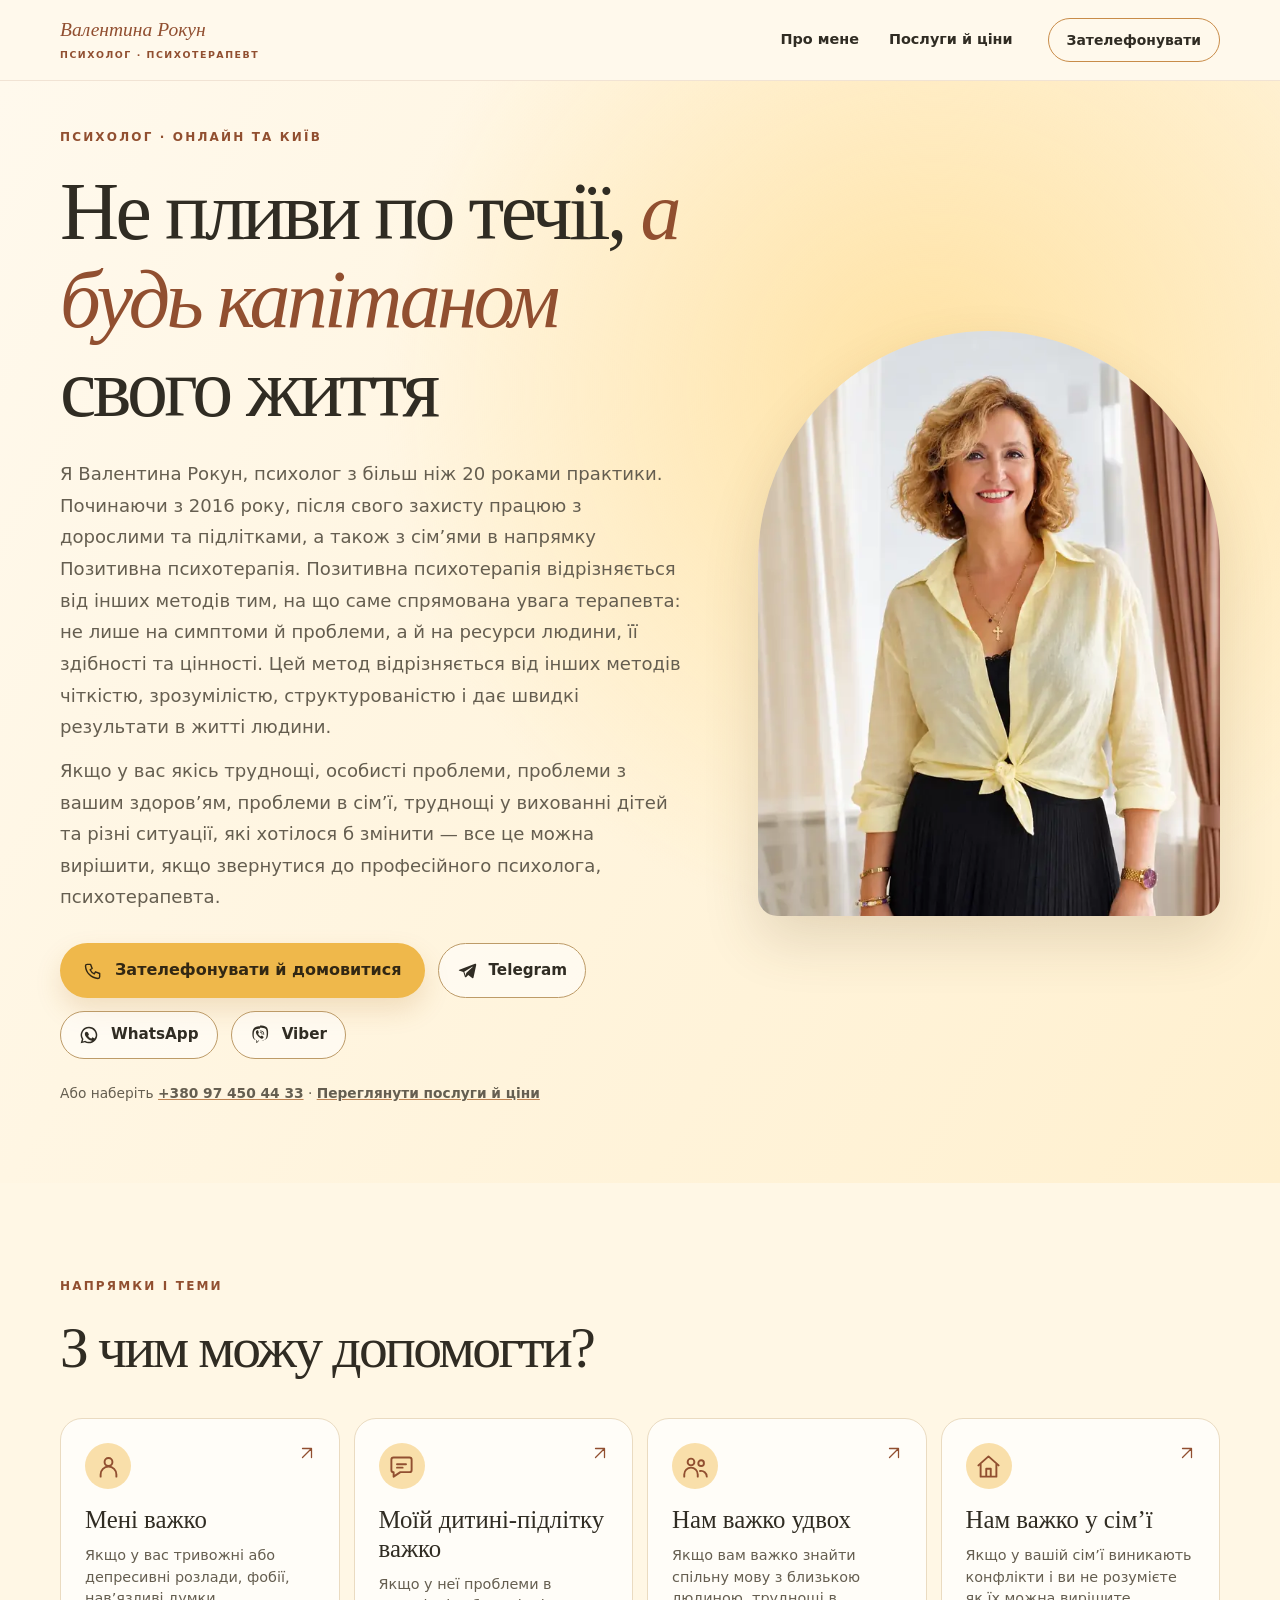
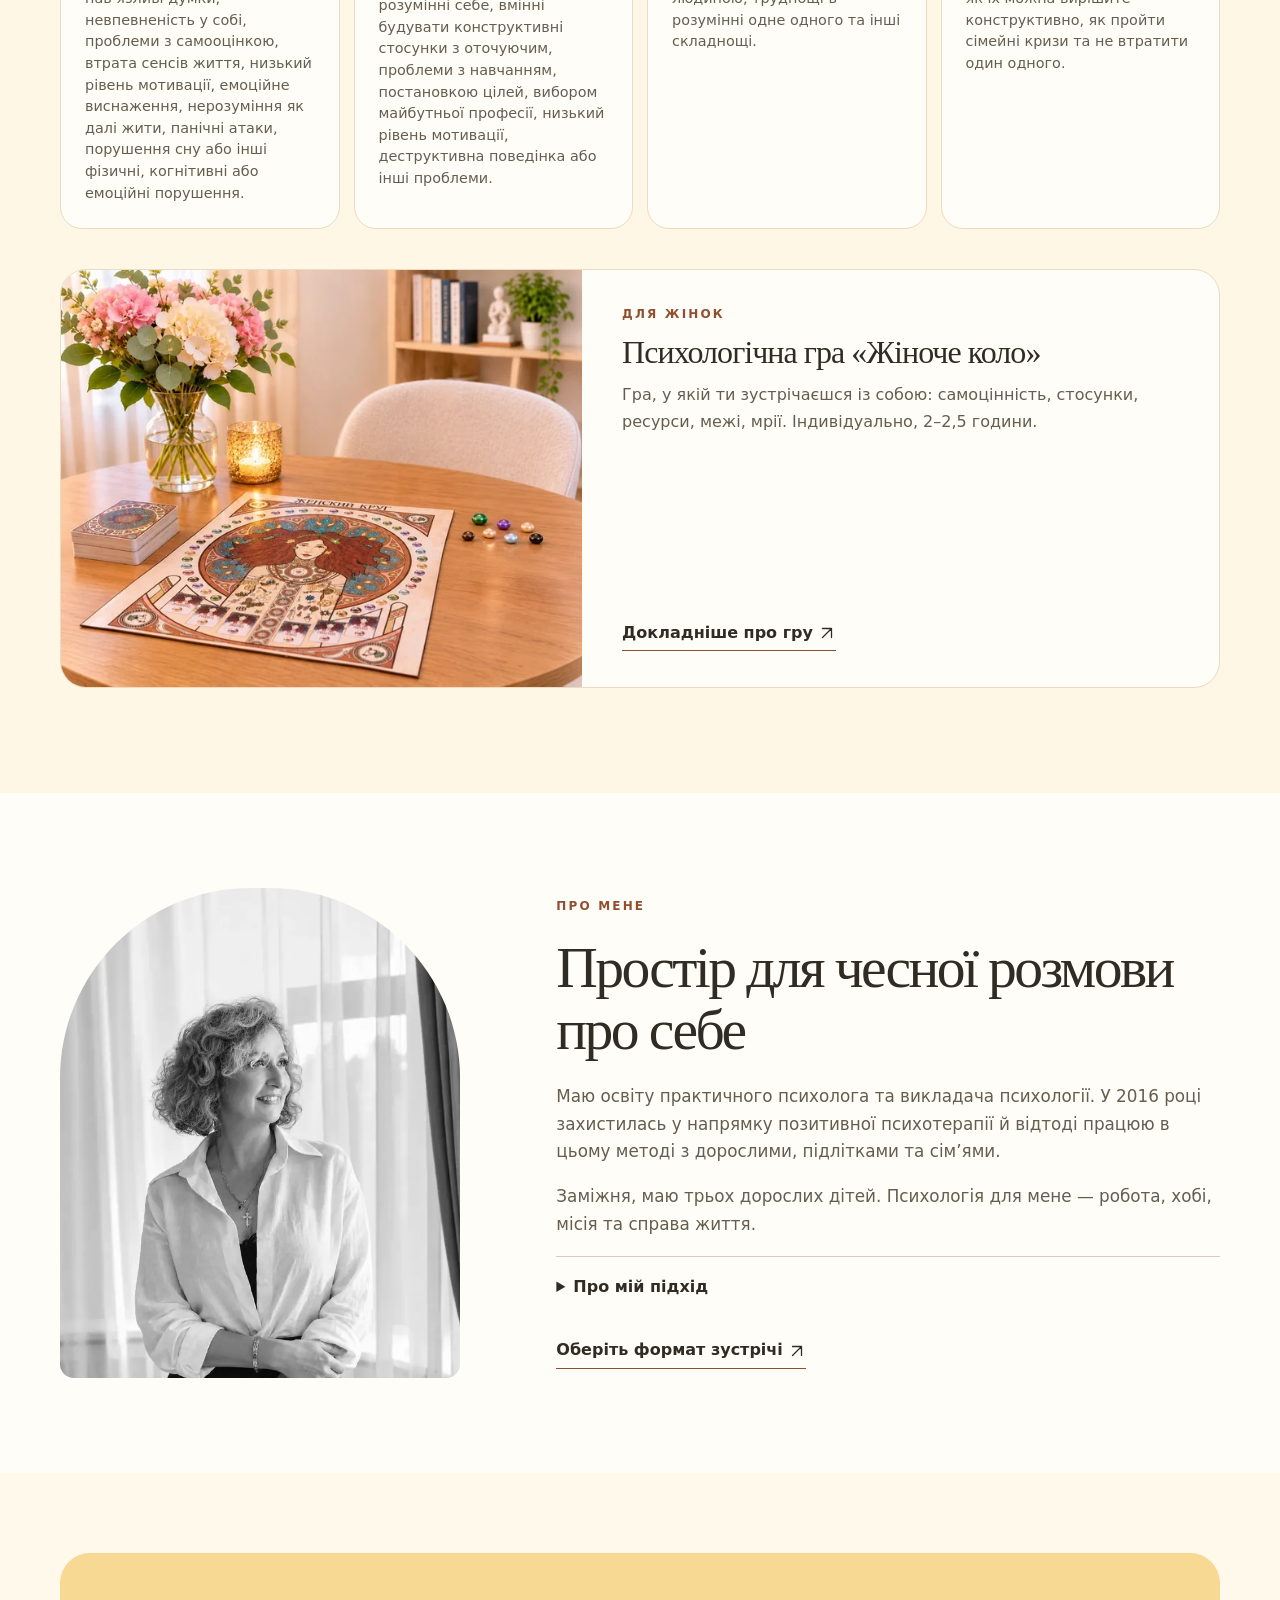
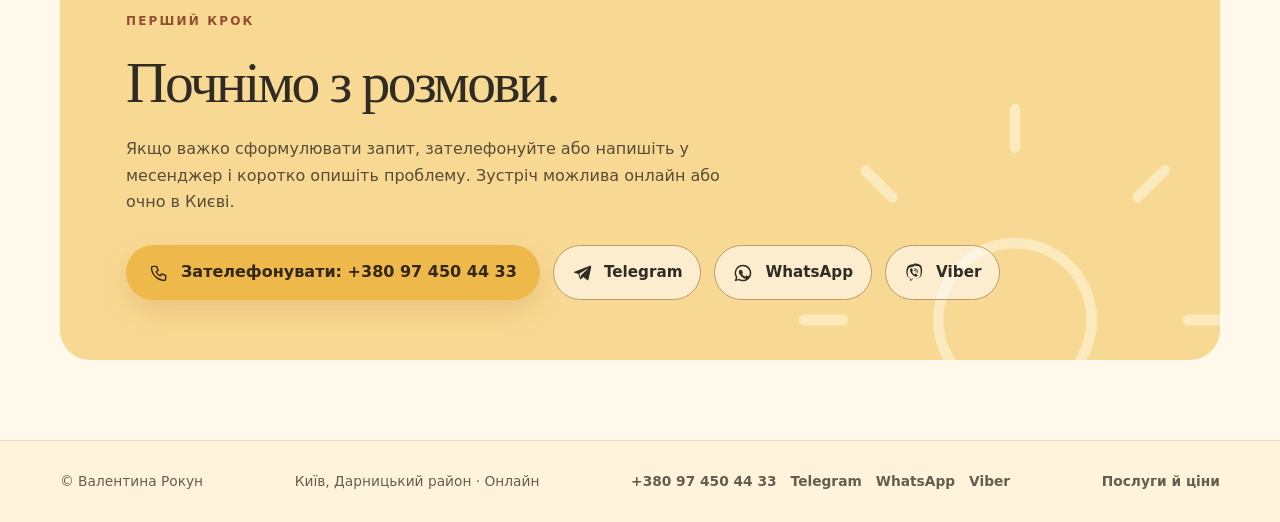
<file: index.html>
<!doctype html>
<html lang="uk">
<head>
<meta charset="utf-8">
<meta name="viewport" content="width=device-width,initial-scale=1">
<meta name="theme-color" content="#fff8e9">
<title>Психолог і психотерапевт у Києві та онлайн | Валентина Рокун</title>
<meta name="description" content="Валентина Рокун, психолог із понад 20 роками практики. Консультації для дорослих, підлітків, пар і сімей онлайн та в Дарницькому районі Києва. Ціни й запис.">
<link rel="canonical" href="https://valentyna-rokun.com/">
<meta property="og:type" content="website">
<meta property="og:locale" content="uk_UA">
<meta property="og:site_name" content="Валентина Рокун — психолог">
<meta property="og:url" content="https://valentyna-rokun.com/">
<meta property="og:title" content="Психолог і психотерапевт у Києві та онлайн | Валентина Рокун">
<meta property="og:description" content="Валентина Рокун, психолог із понад 20 роками практики. Консультації для дорослих, підлітків, пар і сімей онлайн та в Дарницькому районі Києва. Ціни й запис.">
<meta property="og:image" content="https://valentyna-rokun.com/assets/og-image.jpg">
<meta property="og:image:width" content="1200">
<meta property="og:image:height" content="630">
<meta property="og:image:type" content="image/jpeg">
<meta property="og:image:alt" content="Валентина Рокун, психолог і психотерапевт">
<meta name="twitter:card" content="summary_large_image">
<meta name="twitter:title" content="Психолог і психотерапевт у Києві та онлайн | Валентина Рокун">
<meta name="twitter:description" content="Валентина Рокун, психолог із понад 20 роками практики. Консультації для дорослих, підлітків, пар і сімей онлайн та в Дарницькому районі Києва. Ціни й запис.">
<meta name="twitter:image" content="https://valentyna-rokun.com/assets/og-image.jpg">
<meta name="twitter:image:alt" content="Валентина Рокун, психолог і психотерапевт">
<link rel="icon" href="assets/favicon.svg" type="image/svg+xml">
<link rel="stylesheet" href="assets/site.css">
<script type="application/ld+json">{"@context": "https://schema.org", "@graph": [{"@type": "Person", "@id": "https://valentyna-rokun.com/#person", "name": "Валентина Рокун", "jobTitle": "Психолог, психотерапевт", "telephone": "+380974504433", "url": "https://valentyna-rokun.com/", "image": "https://valentyna-rokun.com/assets/valentina-portrait-v3.webp", "address": {"@type": "PostalAddress", "addressLocality": "Київ", "addressRegion": "Дарницький район", "addressCountry": "UA"}, "knowsAbout": ["Позитивна психотерапія", "Індивідуальна терапія", "Підліткова терапія", "Парна терапія", "Сімейна терапія", "Психологічна гра «Жіноче коло»"]}, {"@type": "ProfessionalService", "@id": "https://valentyna-rokun.com/#business", "name": "Валентина Рокун — психолог, психотерапевт", "url": "https://valentyna-rokun.com/", "telephone": "+380974504433", "image": "https://valentyna-rokun.com/assets/og-image.jpg", "priceRange": "1700–5000 грн", "address": {"@type": "PostalAddress", "addressLocality": "Київ", "addressRegion": "Дарницький район", "addressCountry": "UA"}, "areaServed": ["Київ", "Україна (онлайн)"], "founder": {"@id": "https://valentyna-rokun.com/#person"}, "sameAs": ["https://t.me/+380974504433", "https://wa.me/380974504433"]}, {"@type": "WebSite", "url": "https://valentyna-rokun.com/", "name": "Валентина Рокун — психолог", "inLanguage": "uk", "@id": "https://valentyna-rokun.com/#website"}, {"@type": "WebPage", "@id": "https://valentyna-rokun.com/#webpage", "url": "https://valentyna-rokun.com/", "name": "Психолог і психотерапевт у Києві та онлайн | Валентина Рокун", "inLanguage": "uk", "isPartOf": {"@id": "https://valentyna-rokun.com/#website"}, "about": {"@id": "https://valentyna-rokun.com/#person"}}]}</script>
</head>
<body>
<a class="skip" href="#main">До змісту</a>
<header class="header">
  <div class="wrap header-row">
    <a class="wordmark" href="./" aria-label="Валентина Рокун, на головну"><span>Валентина Рокун</span><small>Психолог · Психотерапевт</small></a>
    <nav aria-label="Основна навігація">
      <a href="./#about">Про мене</a>
      <a href="services/">Послуги й ціни</a>
    </nav>
    <a class="header-contact" href="tel:+380974504433">Зателефонувати</a>
  </div>
</header>
<main id="main">
<section class="hero">
  <div class="wrap hero-grid">
    <div class="hero-copy">
      <p class="overline">ПСИХОЛОГ · ОНЛАЙН ТА КИЇВ</p>
      <h1>Не пливи по течії, <em>а будь капітаном </em>свого життя</h1>
      <p class="lead">Я Валентина Рокун, психолог з більш ніж 20 роками практики. Починаючи з 2016 року, після свого захисту працюю з дорослими та підлітками, а також з сім’ями в напрямку Позитивна психотерапія. Позитивна психотерапія відрізняється від інших методів тим, на що саме спрямована увага терапевта: не лише на симптоми й проблеми, а й на ресурси людини, її здібності та цінності. Цей метод відрізняється від інших методів чіткістю, зрозумілістю, структурованістю і дає швидкі результати в житті людини.</p>
      <p class="lead">Якщо у вас якісь труднощі, особисті проблеми, проблеми з вашим здоров’ям, проблеми в сім’ї, труднощі у вихованні дітей та різні ситуації, які хотілося б змінити — все це можна вирішити, якщо звернутися до професійного психолога, психотерапевта.</p>
      <div class="hero-actions">
  <a class="btn primary" href="tel:+380974504433"><svg class="ui-icon" viewBox="0 0 24 24" fill="none" stroke="currentColor" stroke-width="1.7" stroke-linecap="round" stroke-linejoin="round" aria-hidden="true" focusable="false"><path d="M5 4h4l2 5-2.5 1.5a11 11 0 0 0 5 5L15 13l5 2v4a2 2 0 0 1-2 2A16 16 0 0 1 3 6a2 2 0 0 1 2-2Z"/></svg> Зателефонувати й домовитися</a>
  <a class="btn msg" href="https://t.me/+380974504433" rel="noopener"><svg class="ui-icon" viewBox="0 0 24 24" fill="currentColor" aria-hidden="true" focusable="false"><path d="M21.6 3.3 2.9 10.5c-1 .4-1 1 .1 1.3l4.6 1.5 1.8 5.5c.2.6.4.8.8.8.5 0 .7-.2 1-.5l2.3-2.2 4.7 3.5c.9.5 1.5.2 1.7-.8l3.1-14.6c.3-1.3-.5-1.9-1.4-1.7ZM8.7 13l9.6-6c.5-.3.9-.1.5.2l-7.8 7.1-.3 3.3L8.7 13Z"/></svg> Telegram</a>
  <a class="btn msg" href="https://wa.me/380974504433" rel="noopener"><svg class="ui-icon" viewBox="0 0 24 24" fill="currentColor" aria-hidden="true" focusable="false"><path d="M12 2a10 10 0 0 0-8.6 15.1L2 22l5-1.3A10 10 0 1 0 12 2Zm0 1.8a8.2 8.2 0 1 1-4.2 15.3l-.3-.2-3 .8.8-2.9-.2-.3A8.2 8.2 0 0 1 12 3.8Zm-3.3 4.4c-.2 0-.5 0-.7.3-.3.3-1 1-1 2.4s1 2.8 1.2 3c.1.2 2 3.2 5 4.3 2.5 1 3 .8 3.5.7.5 0 1.7-.7 2-1.4.2-.7.2-1.3.1-1.4l-.5-.3-1.8-.9c-.3-.1-.5-.1-.6.1l-.9 1.1c-.2.2-.3.2-.6.1a6.8 6.8 0 0 1-3.4-3c-.3-.4.3-.4.8-1.5.1-.2 0-.4 0-.5l-.9-2c-.2-.5-.4-.4-.6-.4Z"/></svg> WhatsApp</a>
  <a class="btn msg" href="viber://chat?number=%2B380974504433"><svg class="ui-icon" viewBox="0 0 24 24" fill="currentColor" aria-hidden="true" focusable="false"><path d="M12 1.5c-1.6 0-5 .2-7 2-1.5 1.4-2 3.5-2.1 6.1-.1 2.6-.1 7.5 4.6 8.8v2.4c0 .7.6.9 1 .5l2.6-2.6c1.9.1 3.6 0 4.6-.2 1.6-.3 4-1.1 5-3.1 1-2 1.1-5.8 1-7.8-.2-2.6-.7-4.1-2.1-5.3-1.9-1.6-5.2-1.8-7.6-1.8Zm-.1 1.7c2.7 0 5.3.3 6.6 1.4 1 .9 1.4 2.1 1.5 4.3.1 2 0 5.5-.8 7-.8 1.5-2.7 2.1-4 2.4-1 .2-2.9.3-4.7.2h-.4l-1.8 1.8v-1.9l-.5-.1C4.3 17.5 4.4 13 4.5 10.9c.1-2.3.5-3.8 1.5-4.8 1.6-1.4 4.3-1.5 5.9-1.5Zm-2.8 3c-.2 0-.4.1-.6.2l-.1.1c-.7.4-1.4 1.1-1.3 2-.1.3.1 1.9 1.8 4.2 1.7 2.3 3.6 3.2 4.5 3.6l.2.1c.5.2 1 .1 1.5-.3l.8-.6c.4-.3.5-.9.1-1.4l-1.4-1.1c-.4-.3-.9-.2-1.2.1l-.6.6c-1-.4-2.4-1.5-3.1-3.1l.6-.6c.3-.3.4-.8.1-1.2L9.8 6.5c-.2-.3-.5-.4-.7-.3Zm3.1.4a.5.5 0 0 0 0 1 3.9 3.9 0 0 1 3.9 3.9.5.5 0 0 0 1 0 4.9 4.9 0 0 0-4.9-4.9Zm.2 1.8a.5.5 0 0 0 0 1c1 0 1.6.6 1.6 1.7a.5.5 0 0 0 1 0c0-1.6-1-2.7-2.6-2.7Z"/></svg> Viber</a>
</div>
      <p class="direct-number">Або наберіть <a href="tel:+380974504433">+380 97 450 44 33</a> · <a class="subtle-link" href="services/">Переглянути послуги й ціни</a></p>
    </div>
    <div class="hero-photo">
      <img src="assets/valentina-portrait-v3.webp" srcset="assets/valentina-portrait-v3-640.webp 640w, assets/valentina-portrait-v3.webp 1024w" sizes="(max-width: 760px) 90vw, 40vw" width="1024" height="1535" fetchpriority="high" alt="Валентина Рокун, психологиня">
    </div>
  </div>
</section>

<section class="help" id="help">
  <div class="wrap">
    <p class="overline">НАПРЯМКИ І ТЕМИ</p>
    <h2>З чим можу допомогти?</h2>
    <div class="help-grid">
    <a href="services/individual/">
      <span class="help-symbol" aria-hidden="true"><svg class="ui-icon" viewBox="0 0 24 24" fill="none" stroke="currentColor" stroke-width="1.7" stroke-linecap="round" stroke-linejoin="round" aria-hidden="true" focusable="false"><circle cx="12" cy="8" r="3.5"/><path d="M5 21v-2a7 7 0 0 1 14 0v2"/></svg></span>
      <strong>Мені важко</strong>
      <span>Якщо у вас тривожні або депресивні розлади, фобії, нав’язливі думки, невпевненість у собі, проблеми з самооцінкою, втрата сенсів життя, низький рівень мотивації, емоційне виснаження, нерозуміння як далі жити, панічні атаки, порушення сну або інші фізичні, когнітивні або емоційні порушення.</span>
      <b aria-hidden="true"><svg class="ui-icon arrow-icon" viewBox="0 0 24 24" fill="none" stroke="currentColor" stroke-width="1.7" stroke-linecap="round" stroke-linejoin="round" aria-hidden="true" focusable="false"><path d="M6 18 18 6M6 6h12v12"/></svg></b>
    </a>
    <a href="services/teen/">
      <span class="help-symbol" aria-hidden="true"><svg class="ui-icon" viewBox="0 0 24 24" fill="none" stroke="currentColor" stroke-width="1.7" stroke-linecap="round" stroke-linejoin="round" aria-hidden="true" focusable="false"><path d="M5 4h14a2 2 0 0 1 2 2v9a2 2 0 0 1-2 2h-8l-6 4v-4a2 2 0 0 1-2-2V6a2 2 0 0 1 2-2Z"/><path d="M8 10h8M8 13h5"/></svg></span>
      <strong>Моїй дитині-підлітку важко</strong>
      <span>Якщо у неї проблеми в розумінні себе, вмінні будувати конструктивні стосунки з оточуючим, проблеми з навчанням, постановкою цілей, вибором майбутньої професії, низький рівень мотивації, деструктивна поведінка або інші проблеми.</span>
      <b aria-hidden="true"><svg class="ui-icon arrow-icon" viewBox="0 0 24 24" fill="none" stroke="currentColor" stroke-width="1.7" stroke-linecap="round" stroke-linejoin="round" aria-hidden="true" focusable="false"><path d="M6 18 18 6M6 6h12v12"/></svg></b>
    </a>
    <a href="services/couple/">
      <span class="help-symbol" aria-hidden="true"><svg class="ui-icon" viewBox="0 0 24 24" fill="none" stroke="currentColor" stroke-width="1.7" stroke-linecap="round" stroke-linejoin="round" aria-hidden="true" focusable="false"><circle cx="8" cy="8" r="3"/><circle cx="17" cy="9" r="2.5"/><path d="M2 21v-2a6 6 0 0 1 12 0v2M16 16a5 5 0 0 1 6 5"/></svg></span>
      <strong>Нам важко удвох</strong>
      <span>Якщо вам важко знайти спільну мову з близькою людиною, труднощі в розумінні одне одного та інші складнощі.</span>
      <b aria-hidden="true"><svg class="ui-icon arrow-icon" viewBox="0 0 24 24" fill="none" stroke="currentColor" stroke-width="1.7" stroke-linecap="round" stroke-linejoin="round" aria-hidden="true" focusable="false"><path d="M6 18 18 6M6 6h12v12"/></svg></b>
    </a>
    <a href="services/family/">
      <span class="help-symbol" aria-hidden="true"><svg class="ui-icon" viewBox="0 0 24 24" fill="none" stroke="currentColor" stroke-width="1.7" stroke-linecap="round" stroke-linejoin="round" aria-hidden="true" focusable="false"><path d="m3 11 9-8 9 8M5 10v11h14V10M10 21v-7h4v7"/></svg></span>
      <strong>Нам важко у сім’ї</strong>
      <span>Якщо у вашій сім’ї виникають конфлікти і ви не розумієте як їх можна вирішите конструктивно, як пройти сімейні кризи та не втратити один одного.</span>
      <b aria-hidden="true"><svg class="ui-icon arrow-icon" viewBox="0 0 24 24" fill="none" stroke="currentColor" stroke-width="1.7" stroke-linecap="round" stroke-linejoin="round" aria-hidden="true" focusable="false"><path d="M6 18 18 6M6 6h12v12"/></svg></b>
    </a>
    </div>

    <a class="circle-banner" href="services/zhinoche-kolo/">
      <div class="circle-banner-img"><img src="assets/zhinoche-kolo-ihrove-pole.webp" srcset="assets/zhinoche-kolo-ihrove-pole-640.webp 640w, assets/zhinoche-kolo-ihrove-pole.webp 1402w" sizes="(max-width: 760px) 100vw, 40vw" width="1402" height="1122" loading="lazy" alt="Ігрове поле «Жіноче коло», колода карт і кольорові фішки на столі"></div>
      <div class="circle-banner-body">
        <p class="overline">ДЛЯ ЖІНОК</p>
        <strong>Психологічна гра «Жіноче коло»</strong>
        <span>Гра, у якій ти зустрічаєшся із собою: самоцінність, стосунки, ресурси, межі, мрії. Індивідуально, 2–2,5 години.</span>
        <span class="text-link">Докладніше про гру <svg class="ui-icon arrow-icon" viewBox="0 0 24 24" fill="none" stroke="currentColor" stroke-width="1.7" stroke-linecap="round" stroke-linejoin="round" aria-hidden="true" focusable="false"><path d="M6 18 18 6M6 6h12v12"/></svg></span>
      </div>
    </a>
  </div>
</section>

<section class="about" id="about">
  <div class="wrap about-grid">
    <div class="about-image">
      <img src="assets/valentina-about-v2.webp" srcset="assets/valentina-about-v2-640.webp 640w, assets/valentina-about-v2.webp 1025w" sizes="(max-width: 760px) 80vw, 30vw" width="1025" height="1535" loading="lazy" alt="Чорно-білий портрет Валентини Рокун">
    </div>
    <div>
      <p class="overline">ПРО МЕНЕ</p>
      <h2>Простір для чесної розмови про себе</h2>
      <p>Маю освіту практичного психолога та викладача психології. У 2016 році захистилась у напрямку позитивної психотерапії й відтоді працюю в цьому методі з дорослими, підлітками та сім’ями.</p>
      <p>Заміжня, маю трьох дорослих дітей. Психологія для мене — робота, хобі, місія та справа життя.</p>
      <details class="request-details">
        <summary>Про мій підхід</summary>
        <p>Позитивна психотерапія спрямовує увагу не лише на симптоми й проблеми, а й на ресурси людини, її здібності та цінності. Це чіткий, зрозумілий і структурований метод, який допомагає знаходити опору та поступово втілювати зміни у житті. Темп і результати роботи залежать від вашого запиту та обставин.</p>
        <p>Особисті труднощі, переживання щодо здоров’я, проблеми в сім’ї чи у вихованні дітей можна обговорити з психологом. Разом ми шукатимемо способи впоратися з ними.</p>
      </details>
      <a class="text-link" href="services/">Оберіть формат зустрічі <span aria-hidden="true"><svg class="ui-icon arrow-icon" viewBox="0 0 24 24" fill="none" stroke="currentColor" stroke-width="1.7" stroke-linecap="round" stroke-linejoin="round" aria-hidden="true" focusable="false"><path d="M6 18 18 6M6 6h12v12"/></svg></span></a>
    </div>
  </div>
</section>

<section class="start" id="contact">
  <div class="wrap start-box">
    <div>
      <p class="overline">ПЕРШИЙ КРОК</p>
      <h2>Почнімо з розмови.</h2>
      <p>Якщо важко сформулювати запит, зателефонуйте або напишіть у месенджер і коротко опишіть проблему. Зустріч можлива онлайн або очно в Києві.</p>
      <div class="hero-actions">
  <a class="btn primary" href="tel:+380974504433"><svg class="ui-icon" viewBox="0 0 24 24" fill="none" stroke="currentColor" stroke-width="1.7" stroke-linecap="round" stroke-linejoin="round" aria-hidden="true" focusable="false"><path d="M5 4h4l2 5-2.5 1.5a11 11 0 0 0 5 5L15 13l5 2v4a2 2 0 0 1-2 2A16 16 0 0 1 3 6a2 2 0 0 1 2-2Z"/></svg> Зателефонувати: +380 97 450 44 33</a>
  <a class="btn msg" href="https://t.me/+380974504433" rel="noopener"><svg class="ui-icon" viewBox="0 0 24 24" fill="currentColor" aria-hidden="true" focusable="false"><path d="M21.6 3.3 2.9 10.5c-1 .4-1 1 .1 1.3l4.6 1.5 1.8 5.5c.2.6.4.8.8.8.5 0 .7-.2 1-.5l2.3-2.2 4.7 3.5c.9.5 1.5.2 1.7-.8l3.1-14.6c.3-1.3-.5-1.9-1.4-1.7ZM8.7 13l9.6-6c.5-.3.9-.1.5.2l-7.8 7.1-.3 3.3L8.7 13Z"/></svg> Telegram</a>
  <a class="btn msg" href="https://wa.me/380974504433" rel="noopener"><svg class="ui-icon" viewBox="0 0 24 24" fill="currentColor" aria-hidden="true" focusable="false"><path d="M12 2a10 10 0 0 0-8.6 15.1L2 22l5-1.3A10 10 0 1 0 12 2Zm0 1.8a8.2 8.2 0 1 1-4.2 15.3l-.3-.2-3 .8.8-2.9-.2-.3A8.2 8.2 0 0 1 12 3.8Zm-3.3 4.4c-.2 0-.5 0-.7.3-.3.3-1 1-1 2.4s1 2.8 1.2 3c.1.2 2 3.2 5 4.3 2.5 1 3 .8 3.5.7.5 0 1.7-.7 2-1.4.2-.7.2-1.3.1-1.4l-.5-.3-1.8-.9c-.3-.1-.5-.1-.6.1l-.9 1.1c-.2.2-.3.2-.6.1a6.8 6.8 0 0 1-3.4-3c-.3-.4.3-.4.8-1.5.1-.2 0-.4 0-.5l-.9-2c-.2-.5-.4-.4-.6-.4Z"/></svg> WhatsApp</a>
  <a class="btn msg" href="viber://chat?number=%2B380974504433"><svg class="ui-icon" viewBox="0 0 24 24" fill="currentColor" aria-hidden="true" focusable="false"><path d="M12 1.5c-1.6 0-5 .2-7 2-1.5 1.4-2 3.5-2.1 6.1-.1 2.6-.1 7.5 4.6 8.8v2.4c0 .7.6.9 1 .5l2.6-2.6c1.9.1 3.6 0 4.6-.2 1.6-.3 4-1.1 5-3.1 1-2 1.1-5.8 1-7.8-.2-2.6-.7-4.1-2.1-5.3-1.9-1.6-5.2-1.8-7.6-1.8Zm-.1 1.7c2.7 0 5.3.3 6.6 1.4 1 .9 1.4 2.1 1.5 4.3.1 2 0 5.5-.8 7-.8 1.5-2.7 2.1-4 2.4-1 .2-2.9.3-4.7.2h-.4l-1.8 1.8v-1.9l-.5-.1C4.3 17.5 4.4 13 4.5 10.9c.1-2.3.5-3.8 1.5-4.8 1.6-1.4 4.3-1.5 5.9-1.5Zm-2.8 3c-.2 0-.4.1-.6.2l-.1.1c-.7.4-1.4 1.1-1.3 2-.1.3.1 1.9 1.8 4.2 1.7 2.3 3.6 3.2 4.5 3.6l.2.1c.5.2 1 .1 1.5-.3l.8-.6c.4-.3.5-.9.1-1.4l-1.4-1.1c-.4-.3-.9-.2-1.2.1l-.6.6c-1-.4-2.4-1.5-3.1-3.1l.6-.6c.3-.3.4-.8.1-1.2L9.8 6.5c-.2-.3-.5-.4-.7-.3Zm3.1.4a.5.5 0 0 0 0 1 3.9 3.9 0 0 1 3.9 3.9.5.5 0 0 0 1 0 4.9 4.9 0 0 0-4.9-4.9Zm.2 1.8a.5.5 0 0 0 0 1c1 0 1.6.6 1.6 1.7a.5.5 0 0 0 1 0c0-1.6-1-2.7-2.6-2.7Z"/></svg> Viber</a>
</div>
    </div>
    <div class="start-mark" aria-hidden="true"><svg class="sun-art" viewBox="0 0 24 24" fill="none" stroke="currentColor" stroke-width="1.7" stroke-linecap="round" stroke-linejoin="round" aria-hidden="true" focusable="false"><circle cx="12" cy="12" r="4"/><path d="M12 1v2M12 21v2M1 12h2M21 12h2M4.2 4.2l1.4 1.4m12.8 12.8 1.4 1.4M4.2 19.8l1.4-1.4M18.4 5.6l1.4-1.4"/></svg></div>
  </div>
</section>
</main>
<footer>
  <div class="wrap footer-row">
    <span>© Валентина Рокун</span>
    <span>Київ, Дарницький район · Онлайн</span>
    <span class="footer-contacts">
      <a href="tel:+380974504433">+380 97 450 44 33</a>
      <a href="https://t.me/+380974504433" rel="noopener">Telegram</a>
      <a href="https://wa.me/380974504433" rel="noopener">WhatsApp</a>
      <a href="viber://chat?number=%2B380974504433">Viber</a>
    </span>
    <a href="services/">Послуги й ціни</a>
  </div>
</footer>
</body>
</html>
</file>
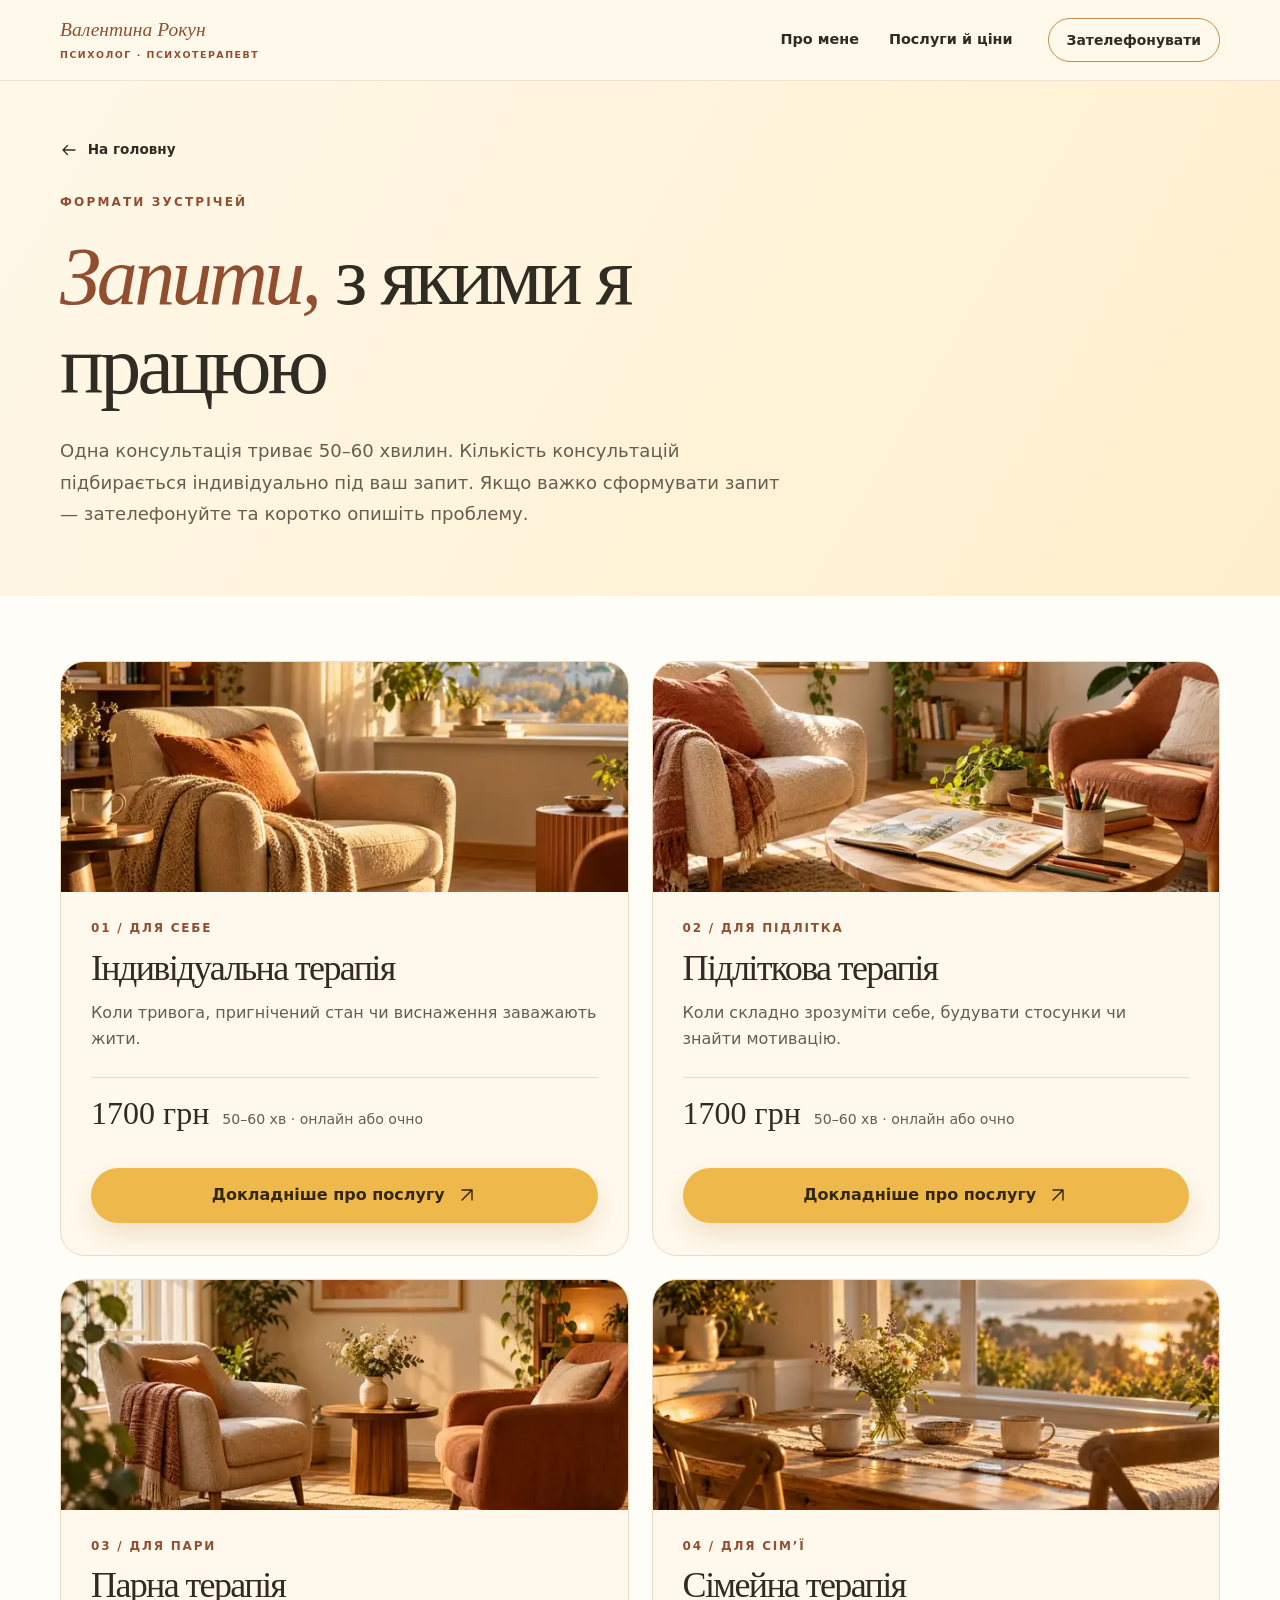
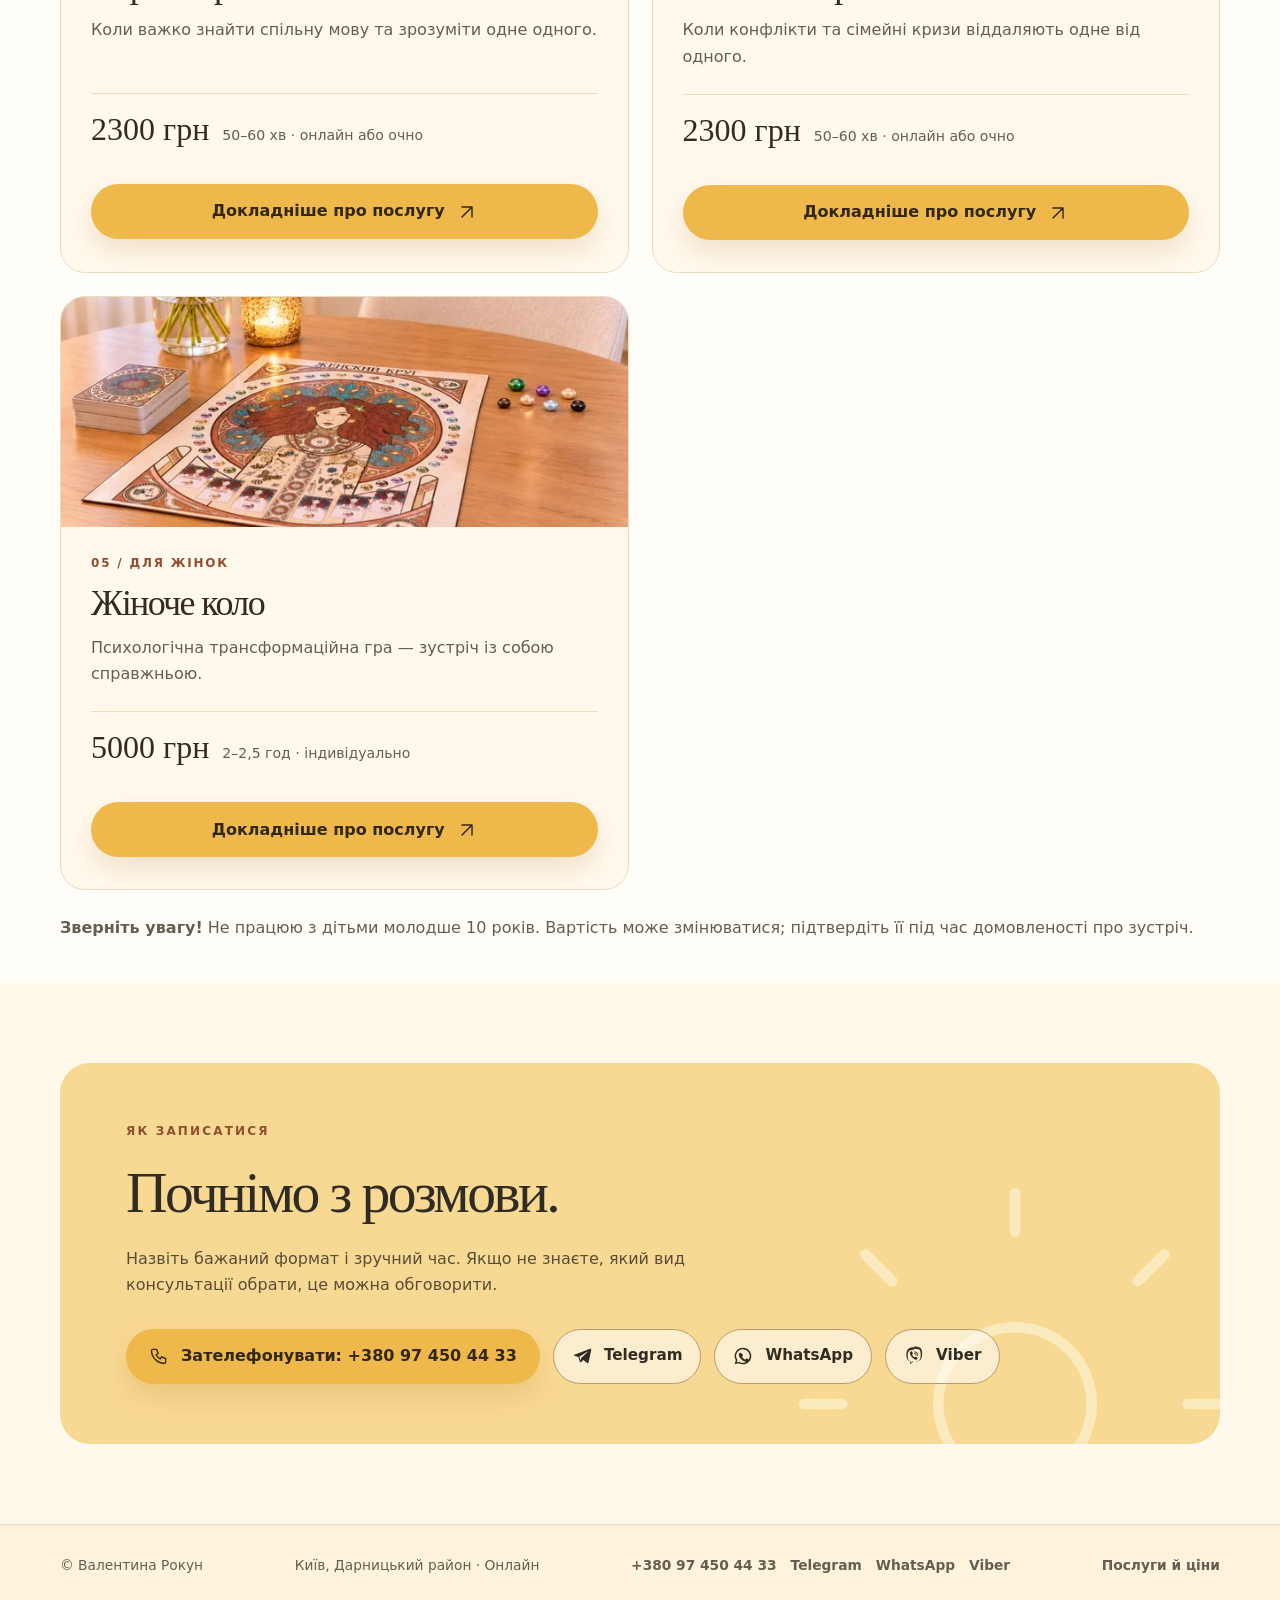
<file: services/index.html>
<!doctype html>
<html lang="uk">
<head>
<meta charset="utf-8">
<meta name="viewport" content="width=device-width,initial-scale=1">
<meta name="theme-color" content="#fff8e9">
<title>Консультації психолога у Києві та онлайн | Послуги й ціни</title>
<meta name="description" content="Вартість і тривалість зустрічей із Валентиною Рокун. Порівняйте індивідуальну, підліткову, парну й сімейну консультації та психологічну гру «Жіноче коло».">
<link rel="canonical" href="https://valentyna-rokun.com/services/">
<meta property="og:type" content="website">
<meta property="og:locale" content="uk_UA">
<meta property="og:site_name" content="Валентина Рокун — психолог">
<meta property="og:url" content="https://valentyna-rokun.com/services/">
<meta property="og:title" content="Консультації психолога у Києві та онлайн | Послуги й ціни">
<meta property="og:description" content="Вартість і тривалість зустрічей із Валентиною Рокун. Порівняйте індивідуальну, підліткову, парну й сімейну консультації та психологічну гру «Жіноче коло».">
<meta property="og:image" content="https://valentyna-rokun.com/assets/og-image.jpg">
<meta property="og:image:width" content="1200">
<meta property="og:image:height" content="630">
<meta property="og:image:type" content="image/jpeg">
<meta property="og:image:alt" content="Валентина Рокун, психолог і психотерапевт">
<meta name="twitter:card" content="summary_large_image">
<meta name="twitter:title" content="Консультації психолога у Києві та онлайн | Послуги й ціни">
<meta name="twitter:description" content="Вартість і тривалість зустрічей із Валентиною Рокун. Порівняйте індивідуальну, підліткову, парну й сімейну консультації та психологічну гру «Жіноче коло».">
<meta name="twitter:image" content="https://valentyna-rokun.com/assets/og-image.jpg">
<meta name="twitter:image:alt" content="Валентина Рокун, психолог і психотерапевт">
<link rel="icon" href="../assets/favicon.svg" type="image/svg+xml">
<link rel="stylesheet" href="../assets/site.css">
<script type="application/ld+json">{"@context": "https://schema.org", "@graph": [{"@type": "BreadcrumbList", "itemListElement": [{"@type": "ListItem", "position": 1, "name": "Головна", "item": "https://valentyna-rokun.com/"}, {"@type": "ListItem", "position": 2, "name": "Послуги й ціни", "item": "https://valentyna-rokun.com/services/"}]}, {"@type": "ItemList", "itemListElement": [{"@type": "ListItem", "position": 1, "url": "https://valentyna-rokun.com/services/individual/", "name": "Індивідуальна терапія"}, {"@type": "ListItem", "position": 2, "url": "https://valentyna-rokun.com/services/teen/", "name": "Підліткова терапія"}, {"@type": "ListItem", "position": 3, "url": "https://valentyna-rokun.com/services/couple/", "name": "Парна терапія"}, {"@type": "ListItem", "position": 4, "url": "https://valentyna-rokun.com/services/family/", "name": "Сімейна терапія"}, {"@type": "ListItem", "position": 5, "url": "https://valentyna-rokun.com/services/zhinoche-kolo/", "name": "Жіноче коло"}], "@id": "https://valentyna-rokun.com/services/#posluhy"}, {"@type": "CollectionPage", "@id": "https://valentyna-rokun.com/services/#webpage", "url": "https://valentyna-rokun.com/services/", "name": "Консультації психолога у Києві та онлайн | Послуги й ціни", "inLanguage": "uk", "isPartOf": {"@id": "https://valentyna-rokun.com/#website"}, "mainEntity": {"@id": "https://valentyna-rokun.com/services/#posluhy"}}]}</script>
</head>
<body>
<a class="skip" href="#main">До змісту</a>
<header class="header">
  <div class="wrap header-row">
    <a class="wordmark" href="../" aria-label="Валентина Рокун, на головну"><span>Валентина Рокун</span><small>Психолог · Психотерапевт</small></a>
    <nav aria-label="Основна навігація">
      <a href="../#about">Про мене</a>
      <a href="../services/" aria-current="page">Послуги й ціни</a>
    </nav>
    <a class="header-contact" href="tel:+380974504433">Зателефонувати</a>
  </div>
</header>
<main id="main">
<section class="offer-intro">
  <div class="wrap">
    <a class="back" href="../"><svg class="ui-icon back-icon" viewBox="0 0 24 24" fill="none" stroke="currentColor" stroke-width="1.7" stroke-linecap="round" stroke-linejoin="round" aria-hidden="true" focusable="false"><path d="M20 12H4m6-6-6 6 6 6"/></svg> На головну</a>
    <p class="overline">ФОРМАТИ ЗУСТРІЧЕЙ</p>
    <h1><em>Запити, </em>з якими я працюю</h1>
    <p class="lead">Одна консультація триває 50–60 хвилин. Кількість консультацій підбирається індивідуально під ваш запит. Якщо важко сформувати запит — зателефонуйте та коротко опишіть проблему.</p>
  </div>
</section>

<section class="offers" id="offers">
  <div class="wrap offer-grid">
  <article class="offer-card" id="individual">
    <a class="offer-img" href="individual/" tabindex="-1" aria-hidden="true"><img src="../assets/individual.webp" srcset="../assets/individual-640.webp 640w, ../assets/individual.webp 1200w" sizes="(max-width: 760px) 100vw, 50vw" width="1200" height="800" loading="lazy" alt="Затишне крісло для індивідуальної розмови"></a>
    <div class="offer-body">
      <p class="offer-num">01 / ДЛЯ СЕБЕ</p>
      <h2><a href="individual/">Індивідуальна терапія</a></h2>
      <p>Коли тривога, пригнічений стан чи виснаження заважають жити.</p>
      <div class="price-row"><strong>1700 грн</strong><span>50–60 хв · онлайн або очно</span></div>
      <a class="btn primary" href="individual/">Докладніше про послугу <svg class="ui-icon arrow-icon" viewBox="0 0 24 24" fill="none" stroke="currentColor" stroke-width="1.7" stroke-linecap="round" stroke-linejoin="round" aria-hidden="true" focusable="false"><path d="M6 18 18 6M6 6h12v12"/></svg></a>
    </div>
  </article>
  <article class="offer-card" id="teen">
    <a class="offer-img" href="teen/" tabindex="-1" aria-hidden="true"><img src="../assets/teen-session.webp" srcset="../assets/teen-session-640.webp 640w, ../assets/teen-session.webp 1200w" sizes="(max-width: 760px) 100vw, 50vw" width="1200" height="800" loading="lazy" alt="Світлий простір зі скетчбуком для розмови з підлітком"></a>
    <div class="offer-body">
      <p class="offer-num">02 / ДЛЯ ПІДЛІТКА</p>
      <h2><a href="teen/">Підліткова терапія</a></h2>
      <p>Коли складно зрозуміти себе, будувати стосунки чи знайти мотивацію.</p>
      <div class="price-row"><strong>1700 грн</strong><span>50–60 хв · онлайн або очно</span></div>
      <a class="btn primary" href="teen/">Докладніше про послугу <svg class="ui-icon arrow-icon" viewBox="0 0 24 24" fill="none" stroke="currentColor" stroke-width="1.7" stroke-linecap="round" stroke-linejoin="round" aria-hidden="true" focusable="false"><path d="M6 18 18 6M6 6h12v12"/></svg></a>
    </div>
  </article>
  <article class="offer-card" id="couple">
    <a class="offer-img" href="couple/" tabindex="-1" aria-hidden="true"><img src="../assets/couple-session.webp" srcset="../assets/couple-session-640.webp 640w, ../assets/couple-session.webp 1200w" sizes="(max-width: 760px) 100vw, 50vw" width="1200" height="800" loading="lazy" alt="Два крісла для розмови у парі"></a>
    <div class="offer-body">
      <p class="offer-num">03 / ДЛЯ ПАРИ</p>
      <h2><a href="couple/">Парна терапія</a></h2>
      <p>Коли важко знайти спільну мову та зрозуміти одне одного.</p>
      <div class="price-row"><strong>2300 грн</strong><span>50–60 хв · онлайн або очно</span></div>
      <a class="btn primary" href="couple/">Докладніше про послугу <svg class="ui-icon arrow-icon" viewBox="0 0 24 24" fill="none" stroke="currentColor" stroke-width="1.7" stroke-linecap="round" stroke-linejoin="round" aria-hidden="true" focusable="false"><path d="M6 18 18 6M6 6h12v12"/></svg></a>
    </div>
  </article>
  <article class="offer-card" id="family">
    <a class="offer-img" href="family/" tabindex="-1" aria-hidden="true"><img src="../assets/family.webp" srcset="../assets/family-640.webp 640w, ../assets/family.webp 1200w" sizes="(max-width: 760px) 100vw, 50vw" width="1200" height="800" loading="lazy" alt="Стіл для сімейної розмови у теплому світлі"></a>
    <div class="offer-body">
      <p class="offer-num">04 / ДЛЯ СІМ’Ї</p>
      <h2><a href="family/">Сімейна терапія</a></h2>
      <p>Коли конфлікти та сімейні кризи віддаляють одне від одного.</p>
      <div class="price-row"><strong>2300 грн</strong><span>50–60 хв · онлайн або очно</span></div>
      <a class="btn primary" href="family/">Докладніше про послугу <svg class="ui-icon arrow-icon" viewBox="0 0 24 24" fill="none" stroke="currentColor" stroke-width="1.7" stroke-linecap="round" stroke-linejoin="round" aria-hidden="true" focusable="false"><path d="M6 18 18 6M6 6h12v12"/></svg></a>
    </div>
  </article>
  <article class="offer-card" id="zhinoche-kolo">
    <a class="offer-img" href="zhinoche-kolo/" tabindex="-1" aria-hidden="true"><img src="../assets/zhinoche-kolo-ihrove-pole.webp" srcset="../assets/zhinoche-kolo-ihrove-pole-640.webp 640w, ../assets/zhinoche-kolo-ihrove-pole.webp 1402w" sizes="(max-width: 760px) 100vw, 50vw" width="1402" height="1122" loading="lazy" alt="Ігрове поле «Жіноче коло», колода карт і кольорові фішки на столі"></a>
    <div class="offer-body">
      <p class="offer-num">05 / ДЛЯ ЖІНОК</p>
      <h2><a href="zhinoche-kolo/">Жіноче коло</a></h2>
      <p>Психологічна трансформаційна гра — зустріч із собою справжньою.</p>
      <div class="price-row"><strong>5000 грн</strong><span>2–2,5 год · індивідуально</span></div>
      <a class="btn primary" href="zhinoche-kolo/">Докладніше про послугу <svg class="ui-icon arrow-icon" viewBox="0 0 24 24" fill="none" stroke="currentColor" stroke-width="1.7" stroke-linecap="round" stroke-linejoin="round" aria-hidden="true" focusable="false"><path d="M6 18 18 6M6 6h12v12"/></svg></a>
    </div>
  </article>
  </div>
  <div class="wrap offer-note">
    <p><strong>Зверніть увагу!</strong> Не працюю з дітьми молодше 10 років. Вартість може змінюватися; підтвердіть її під час домовленості про зустріч.</p>
  </div>
</section>

<section class="start" id="contact">
  <div class="wrap start-box">
    <div>
      <p class="overline">ЯК ЗАПИСАТИСЯ</p>
      <h2>Почнімо з розмови.</h2>
      <p>Назвіть бажаний формат і зручний час. Якщо не знаєте, який вид консультації обрати, це можна обговорити.</p>
      <div class="hero-actions">
  <a class="btn primary" href="tel:+380974504433"><svg class="ui-icon" viewBox="0 0 24 24" fill="none" stroke="currentColor" stroke-width="1.7" stroke-linecap="round" stroke-linejoin="round" aria-hidden="true" focusable="false"><path d="M5 4h4l2 5-2.5 1.5a11 11 0 0 0 5 5L15 13l5 2v4a2 2 0 0 1-2 2A16 16 0 0 1 3 6a2 2 0 0 1 2-2Z"/></svg> Зателефонувати: +380 97 450 44 33</a>
  <a class="btn msg" href="https://t.me/+380974504433" rel="noopener"><svg class="ui-icon" viewBox="0 0 24 24" fill="currentColor" aria-hidden="true" focusable="false"><path d="M21.6 3.3 2.9 10.5c-1 .4-1 1 .1 1.3l4.6 1.5 1.8 5.5c.2.6.4.8.8.8.5 0 .7-.2 1-.5l2.3-2.2 4.7 3.5c.9.5 1.5.2 1.7-.8l3.1-14.6c.3-1.3-.5-1.9-1.4-1.7ZM8.7 13l9.6-6c.5-.3.9-.1.5.2l-7.8 7.1-.3 3.3L8.7 13Z"/></svg> Telegram</a>
  <a class="btn msg" href="https://wa.me/380974504433" rel="noopener"><svg class="ui-icon" viewBox="0 0 24 24" fill="currentColor" aria-hidden="true" focusable="false"><path d="M12 2a10 10 0 0 0-8.6 15.1L2 22l5-1.3A10 10 0 1 0 12 2Zm0 1.8a8.2 8.2 0 1 1-4.2 15.3l-.3-.2-3 .8.8-2.9-.2-.3A8.2 8.2 0 0 1 12 3.8Zm-3.3 4.4c-.2 0-.5 0-.7.3-.3.3-1 1-1 2.4s1 2.8 1.2 3c.1.2 2 3.2 5 4.3 2.5 1 3 .8 3.5.7.5 0 1.7-.7 2-1.4.2-.7.2-1.3.1-1.4l-.5-.3-1.8-.9c-.3-.1-.5-.1-.6.1l-.9 1.1c-.2.2-.3.2-.6.1a6.8 6.8 0 0 1-3.4-3c-.3-.4.3-.4.8-1.5.1-.2 0-.4 0-.5l-.9-2c-.2-.5-.4-.4-.6-.4Z"/></svg> WhatsApp</a>
  <a class="btn msg" href="viber://chat?number=%2B380974504433"><svg class="ui-icon" viewBox="0 0 24 24" fill="currentColor" aria-hidden="true" focusable="false"><path d="M12 1.5c-1.6 0-5 .2-7 2-1.5 1.4-2 3.5-2.1 6.1-.1 2.6-.1 7.5 4.6 8.8v2.4c0 .7.6.9 1 .5l2.6-2.6c1.9.1 3.6 0 4.6-.2 1.6-.3 4-1.1 5-3.1 1-2 1.1-5.8 1-7.8-.2-2.6-.7-4.1-2.1-5.3-1.9-1.6-5.2-1.8-7.6-1.8Zm-.1 1.7c2.7 0 5.3.3 6.6 1.4 1 .9 1.4 2.1 1.5 4.3.1 2 0 5.5-.8 7-.8 1.5-2.7 2.1-4 2.4-1 .2-2.9.3-4.7.2h-.4l-1.8 1.8v-1.9l-.5-.1C4.3 17.5 4.4 13 4.5 10.9c.1-2.3.5-3.8 1.5-4.8 1.6-1.4 4.3-1.5 5.9-1.5Zm-2.8 3c-.2 0-.4.1-.6.2l-.1.1c-.7.4-1.4 1.1-1.3 2-.1.3.1 1.9 1.8 4.2 1.7 2.3 3.6 3.2 4.5 3.6l.2.1c.5.2 1 .1 1.5-.3l.8-.6c.4-.3.5-.9.1-1.4l-1.4-1.1c-.4-.3-.9-.2-1.2.1l-.6.6c-1-.4-2.4-1.5-3.1-3.1l.6-.6c.3-.3.4-.8.1-1.2L9.8 6.5c-.2-.3-.5-.4-.7-.3Zm3.1.4a.5.5 0 0 0 0 1 3.9 3.9 0 0 1 3.9 3.9.5.5 0 0 0 1 0 4.9 4.9 0 0 0-4.9-4.9Zm.2 1.8a.5.5 0 0 0 0 1c1 0 1.6.6 1.6 1.7a.5.5 0 0 0 1 0c0-1.6-1-2.7-2.6-2.7Z"/></svg> Viber</a>
</div>
    </div>
    <div class="start-mark" aria-hidden="true"><svg class="sun-art" viewBox="0 0 24 24" fill="none" stroke="currentColor" stroke-width="1.7" stroke-linecap="round" stroke-linejoin="round" aria-hidden="true" focusable="false"><circle cx="12" cy="12" r="4"/><path d="M12 1v2M12 21v2M1 12h2M21 12h2M4.2 4.2l1.4 1.4m12.8 12.8 1.4 1.4M4.2 19.8l1.4-1.4M18.4 5.6l1.4-1.4"/></svg></div>
  </div>
</section>
</main>
<footer>
  <div class="wrap footer-row">
    <span>© Валентина Рокун</span>
    <span>Київ, Дарницький район · Онлайн</span>
    <span class="footer-contacts">
      <a href="tel:+380974504433">+380 97 450 44 33</a>
      <a href="https://t.me/+380974504433" rel="noopener">Telegram</a>
      <a href="https://wa.me/380974504433" rel="noopener">WhatsApp</a>
      <a href="viber://chat?number=%2B380974504433">Viber</a>
    </span>
    <a href="../services/">Послуги й ціни</a>
  </div>
</footer>
</body>
</html>
</file>
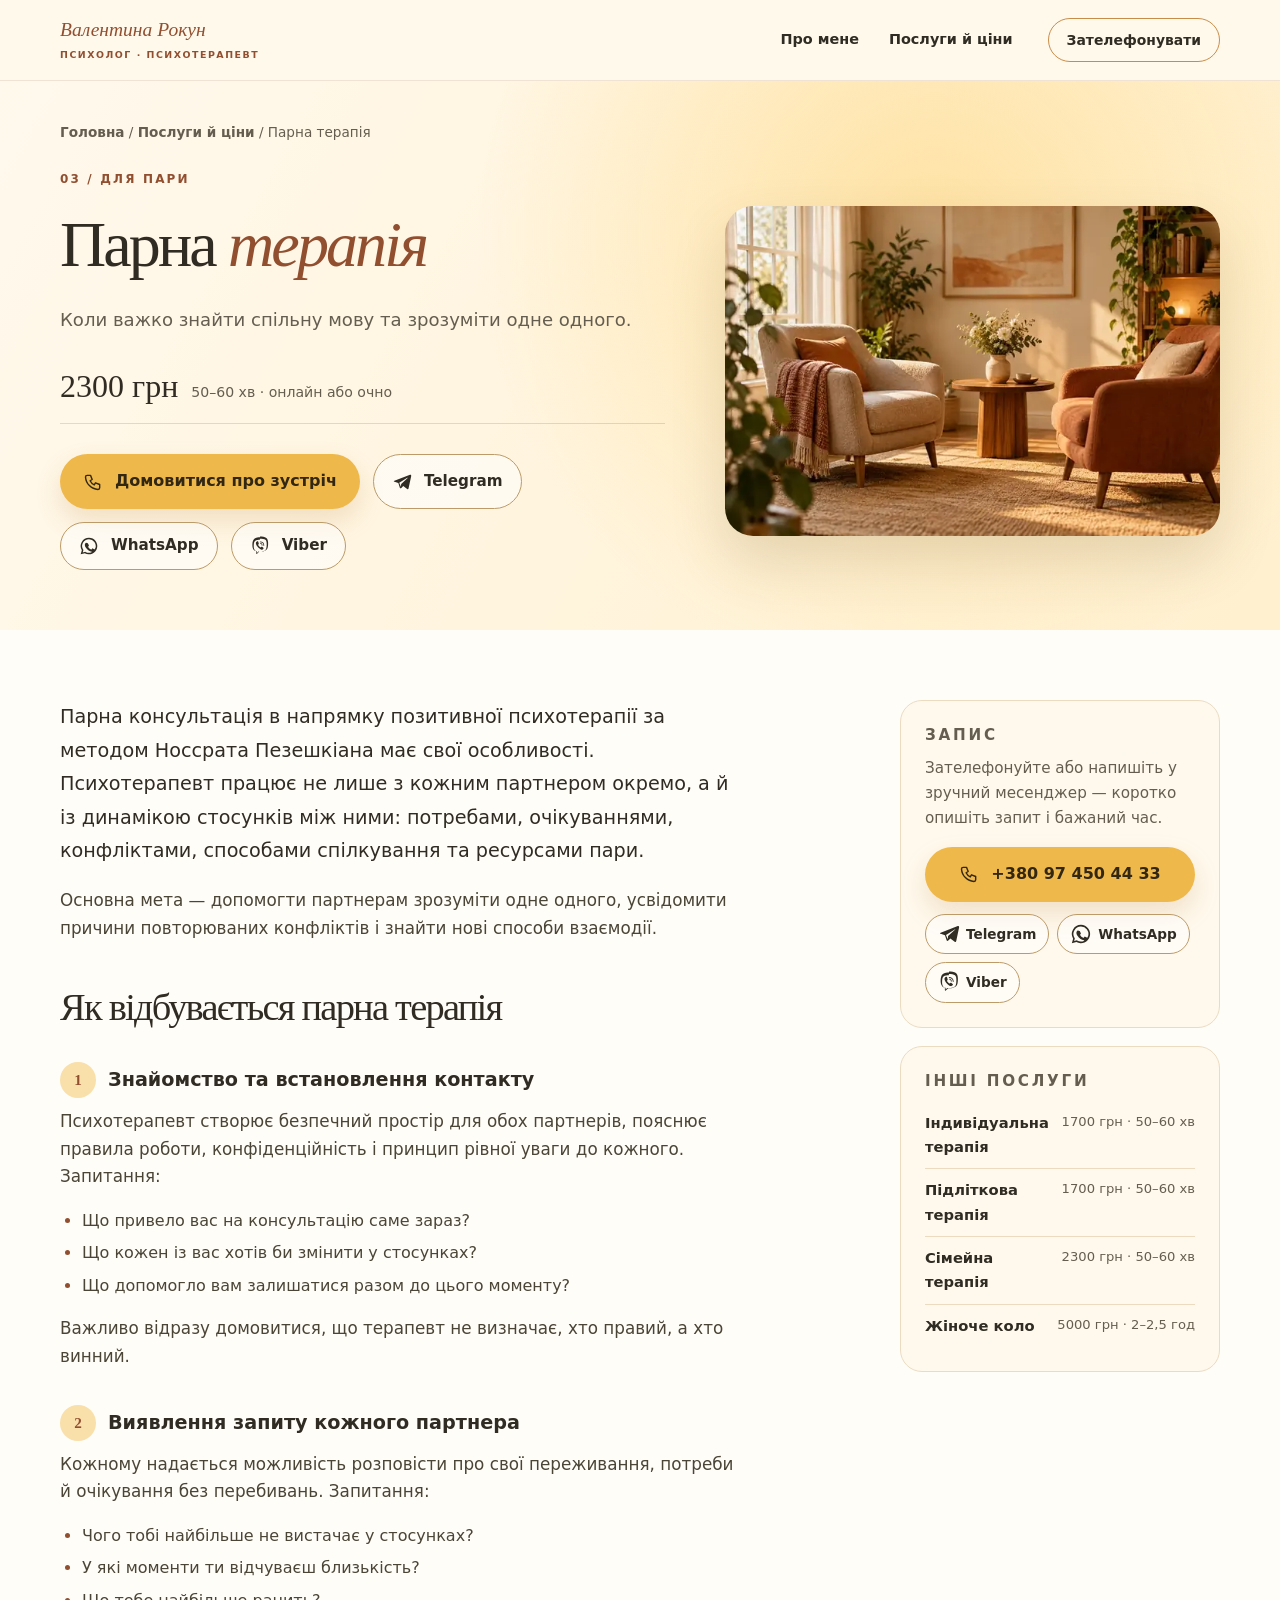
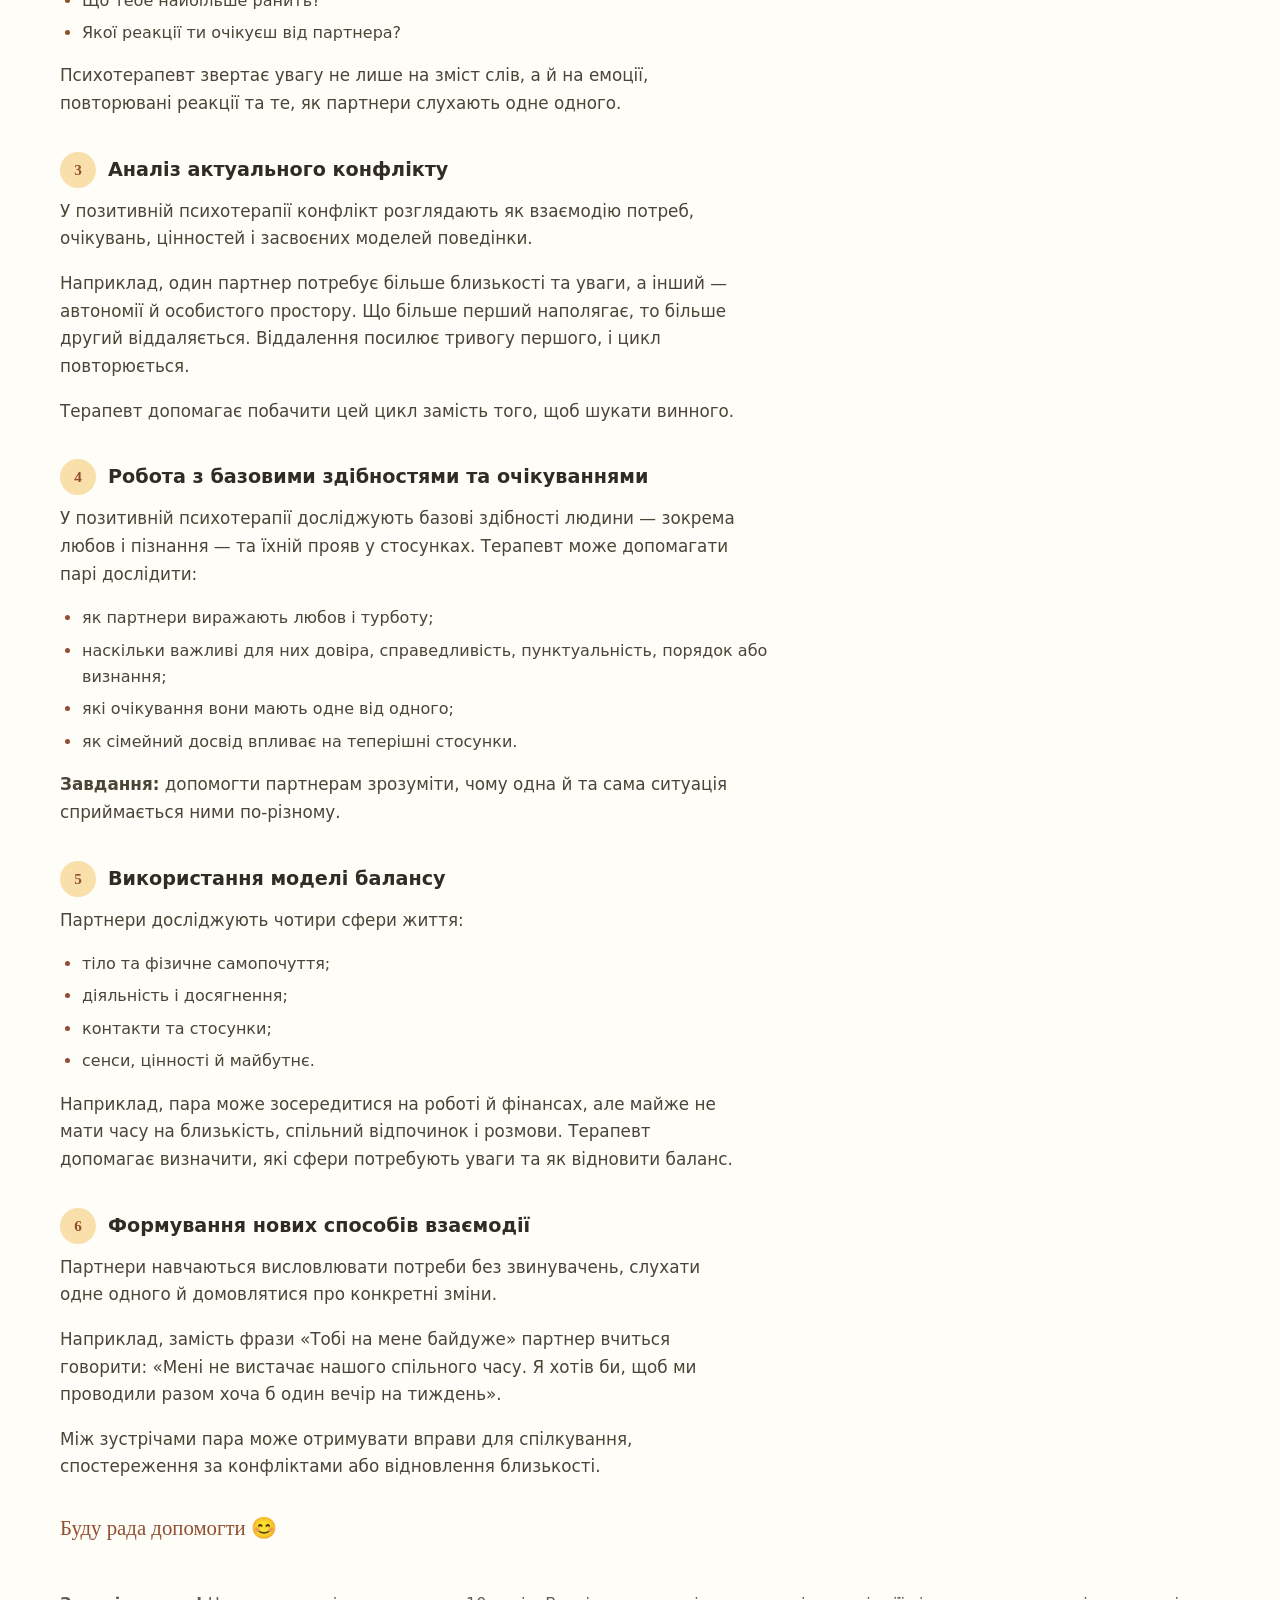
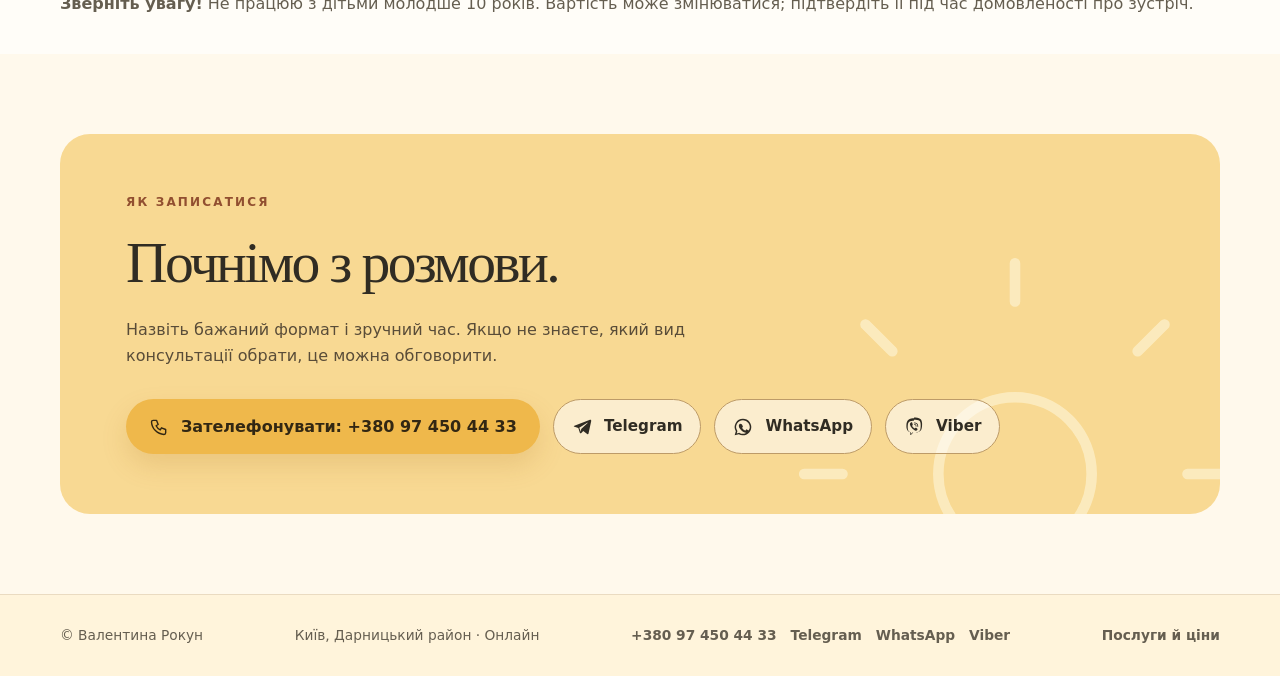
<file: services/couple/index.html>
<!doctype html>
<html lang="uk">
<head>
<meta charset="utf-8">
<meta name="viewport" content="width=device-width,initial-scale=1">
<meta name="theme-color" content="#fff8e9">
<title>Парна терапія у Києві та онлайн | Валентина Рокун</title>
<meta name="description" content="Консультація для пари з Валентиною Рокун. На зустрічі можна обговорити конфлікти, близькість і труднощі у спілкуванні. У Києві або онлайн, 2300 грн.">
<link rel="canonical" href="https://valentyna-rokun.com/services/couple/">
<meta property="og:type" content="website">
<meta property="og:locale" content="uk_UA">
<meta property="og:site_name" content="Валентина Рокун — психолог">
<meta property="og:url" content="https://valentyna-rokun.com/services/couple/">
<meta property="og:title" content="Парна терапія у Києві та онлайн | Валентина Рокун">
<meta property="og:description" content="Консультація для пари з Валентиною Рокун. На зустрічі можна обговорити конфлікти, близькість і труднощі у спілкуванні. У Києві або онлайн, 2300 грн.">
<meta property="og:image" content="https://valentyna-rokun.com/assets/og-image.jpg">
<meta property="og:image:width" content="1200">
<meta property="og:image:height" content="630">
<meta property="og:image:type" content="image/jpeg">
<meta property="og:image:alt" content="Валентина Рокун, психолог і психотерапевт">
<meta name="twitter:card" content="summary_large_image">
<meta name="twitter:title" content="Парна терапія у Києві та онлайн | Валентина Рокун">
<meta name="twitter:description" content="Консультація для пари з Валентиною Рокун. На зустрічі можна обговорити конфлікти, близькість і труднощі у спілкуванні. У Києві або онлайн, 2300 грн.">
<meta name="twitter:image" content="https://valentyna-rokun.com/assets/og-image.jpg">
<meta name="twitter:image:alt" content="Валентина Рокун, психолог і психотерапевт">
<link rel="icon" href="../../assets/favicon.svg" type="image/svg+xml">
<link rel="stylesheet" href="../../assets/site.css">
<script type="application/ld+json">{"@context": "https://schema.org", "@graph": [{"@type": "Service", "name": "Парна терапія", "url": "https://valentyna-rokun.com/services/couple/", "serviceType": "Парна терапія", "provider": {"@id": "https://valentyna-rokun.com/#business"}, "areaServed": ["Київ", "Україна (онлайн)"], "offers": {"@type": "Offer", "price": "2300", "priceCurrency": "UAH", "url": "https://valentyna-rokun.com/services/couple/", "description": "50–60 хв · онлайн або очно"}, "@id": "https://valentyna-rokun.com/services/couple/#service", "mainEntityOfPage": "https://valentyna-rokun.com/services/couple/", "image": "https://valentyna-rokun.com/assets/couple-session.webp"}, {"@type": "BreadcrumbList", "itemListElement": [{"@type": "ListItem", "position": 1, "name": "Головна", "item": "https://valentyna-rokun.com/"}, {"@type": "ListItem", "position": 2, "name": "Послуги й ціни", "item": "https://valentyna-rokun.com/services/"}, {"@type": "ListItem", "position": 3, "name": "Парна терапія", "item": "https://valentyna-rokun.com/services/couple/"}]}]}</script>
</head>
<body>
<a class="skip" href="#main">До змісту</a>
<header class="header">
  <div class="wrap header-row">
    <a class="wordmark" href="../../" aria-label="Валентина Рокун, на головну"><span>Валентина Рокун</span><small>Психолог · Психотерапевт</small></a>
    <nav aria-label="Основна навігація">
      <a href="../../#about">Про мене</a>
      <a href="../../services/" aria-current="page">Послуги й ціни</a>
    </nav>
    <a class="header-contact" href="tel:+380974504433">Зателефонувати</a>
  </div>
</header>
<main id="main">
<section class="service-hero">
  <div class="wrap">
    <nav class="crumbs" aria-label="Ви тут"><a href="../../">Головна</a> / <a href="../../services/">Послуги й ціни</a> / <span aria-current="page">Парна терапія</span></nav>
    <div class="service-grid">
      <div class="service-copy">
        <p class="overline">03 / ДЛЯ ПАРИ</p>
        <h1>Парна <em>терапія</em></h1>
        <p class="lead">Коли важко знайти спільну мову та зрозуміти одне одного.</p>
        <div class="price-row"><strong>2300 грн</strong><span>50–60 хв · онлайн або очно</span></div>
        <div class="hero-actions">
  <a class="btn primary" href="tel:+380974504433"><svg class="ui-icon" viewBox="0 0 24 24" fill="none" stroke="currentColor" stroke-width="1.7" stroke-linecap="round" stroke-linejoin="round" aria-hidden="true" focusable="false"><path d="M5 4h4l2 5-2.5 1.5a11 11 0 0 0 5 5L15 13l5 2v4a2 2 0 0 1-2 2A16 16 0 0 1 3 6a2 2 0 0 1 2-2Z"/></svg> Домовитися про зустріч</a>
  <a class="btn msg" href="https://t.me/+380974504433" rel="noopener"><svg class="ui-icon" viewBox="0 0 24 24" fill="currentColor" aria-hidden="true" focusable="false"><path d="M21.6 3.3 2.9 10.5c-1 .4-1 1 .1 1.3l4.6 1.5 1.8 5.5c.2.6.4.8.8.8.5 0 .7-.2 1-.5l2.3-2.2 4.7 3.5c.9.5 1.5.2 1.7-.8l3.1-14.6c.3-1.3-.5-1.9-1.4-1.7ZM8.7 13l9.6-6c.5-.3.9-.1.5.2l-7.8 7.1-.3 3.3L8.7 13Z"/></svg> Telegram</a>
  <a class="btn msg" href="https://wa.me/380974504433" rel="noopener"><svg class="ui-icon" viewBox="0 0 24 24" fill="currentColor" aria-hidden="true" focusable="false"><path d="M12 2a10 10 0 0 0-8.6 15.1L2 22l5-1.3A10 10 0 1 0 12 2Zm0 1.8a8.2 8.2 0 1 1-4.2 15.3l-.3-.2-3 .8.8-2.9-.2-.3A8.2 8.2 0 0 1 12 3.8Zm-3.3 4.4c-.2 0-.5 0-.7.3-.3.3-1 1-1 2.4s1 2.8 1.2 3c.1.2 2 3.2 5 4.3 2.5 1 3 .8 3.5.7.5 0 1.7-.7 2-1.4.2-.7.2-1.3.1-1.4l-.5-.3-1.8-.9c-.3-.1-.5-.1-.6.1l-.9 1.1c-.2.2-.3.2-.6.1a6.8 6.8 0 0 1-3.4-3c-.3-.4.3-.4.8-1.5.1-.2 0-.4 0-.5l-.9-2c-.2-.5-.4-.4-.6-.4Z"/></svg> WhatsApp</a>
  <a class="btn msg" href="viber://chat?number=%2B380974504433"><svg class="ui-icon" viewBox="0 0 24 24" fill="currentColor" aria-hidden="true" focusable="false"><path d="M12 1.5c-1.6 0-5 .2-7 2-1.5 1.4-2 3.5-2.1 6.1-.1 2.6-.1 7.5 4.6 8.8v2.4c0 .7.6.9 1 .5l2.6-2.6c1.9.1 3.6 0 4.6-.2 1.6-.3 4-1.1 5-3.1 1-2 1.1-5.8 1-7.8-.2-2.6-.7-4.1-2.1-5.3-1.9-1.6-5.2-1.8-7.6-1.8Zm-.1 1.7c2.7 0 5.3.3 6.6 1.4 1 .9 1.4 2.1 1.5 4.3.1 2 0 5.5-.8 7-.8 1.5-2.7 2.1-4 2.4-1 .2-2.9.3-4.7.2h-.4l-1.8 1.8v-1.9l-.5-.1C4.3 17.5 4.4 13 4.5 10.9c.1-2.3.5-3.8 1.5-4.8 1.6-1.4 4.3-1.5 5.9-1.5Zm-2.8 3c-.2 0-.4.1-.6.2l-.1.1c-.7.4-1.4 1.1-1.3 2-.1.3.1 1.9 1.8 4.2 1.7 2.3 3.6 3.2 4.5 3.6l.2.1c.5.2 1 .1 1.5-.3l.8-.6c.4-.3.5-.9.1-1.4l-1.4-1.1c-.4-.3-.9-.2-1.2.1l-.6.6c-1-.4-2.4-1.5-3.1-3.1l.6-.6c.3-.3.4-.8.1-1.2L9.8 6.5c-.2-.3-.5-.4-.7-.3Zm3.1.4a.5.5 0 0 0 0 1 3.9 3.9 0 0 1 3.9 3.9.5.5 0 0 0 1 0 4.9 4.9 0 0 0-4.9-4.9Zm.2 1.8a.5.5 0 0 0 0 1c1 0 1.6.6 1.6 1.7a.5.5 0 0 0 1 0c0-1.6-1-2.7-2.6-2.7Z"/></svg> Viber</a>
</div>
      </div>
      <div class="service-photo"><img src="../../assets/couple-session.webp" srcset="../../assets/couple-session-640.webp 640w, ../../assets/couple-session.webp 1200w" sizes="(max-width: 760px) 100vw, 45vw" width="1200" height="800" fetchpriority="high" alt="Два крісла для розмови у парі"></div>
    </div>
  </div>
</section>

<section class="service-body">
  <div class="wrap service-columns">
    <article class="prose">
<p class="lead">Парна консультація в напрямку позитивної психотерапії за методом Носсрата Пезешкіана має свої особливості. Психотерапевт працює не лише з кожним партнером окремо, а й із динамікою стосунків між ними: потребами, очікуваннями, конфліктами, способами спілкування та ресурсами пари.</p>
<p>Основна мета — допомогти партнерам зрозуміти одне одного, усвідомити причини повторюваних конфліктів і знайти нові способи взаємодії.</p>
<h2>Як відбувається парна терапія</h2>
<h3><span class="step-num">1</span> Знайомство та встановлення контакту</h3><p>Психотерапевт створює безпечний простір для обох партнерів, пояснює правила роботи, конфіденційність і принцип рівної уваги до кожного. Запитання:</p><ul><li>Що привело вас на консультацію саме зараз?</li><li>Що кожен із вас хотів би змінити у стосунках?</li><li>Що допомогло вам залишатися разом до цього моменту?</li></ul><p>Важливо відразу домовитися, що терапевт не визначає, хто правий, а хто винний.</p>
<h3><span class="step-num">2</span> Виявлення запиту кожного партнера</h3><p>Кожному надається можливість розповісти про свої переживання, потреби й очікування без перебивань. Запитання:</p><ul><li>Чого тобі найбільше не вистачає у стосунках?</li><li>У які моменти ти відчуваєш близькість?</li><li>Що тебе найбільше ранить?</li><li>Якої реакції ти очікуєш від партнера?</li></ul><p>Психотерапевт звертає увагу не лише на зміст слів, а й на емоції, повторювані реакції та те, як партнери слухають одне одного.</p>
<h3><span class="step-num">3</span> Аналіз актуального конфлікту</h3><p>У позитивній психотерапії конфлікт розглядають як взаємодію потреб, очікувань, цінностей і засвоєних моделей поведінки.</p><p>Наприклад, один партнер потребує більше близькості та уваги, а інший — автономії й особистого простору. Що більше перший наполягає, то більше другий віддаляється. Віддалення посилює тривогу першого, і цикл повторюється.</p><p>Терапевт допомагає побачити цей цикл замість того, щоб шукати винного.</p>
<h3><span class="step-num">4</span> Робота з базовими здібностями та очікуваннями</h3><p>У позитивній психотерапії досліджують базові здібності людини — зокрема любов і пізнання — та їхній прояв у стосунках. Терапевт може допомагати парі дослідити:</p><ul><li>як партнери виражають любов і турботу;</li><li>наскільки важливі для них довіра, справедливість, пунктуальність, порядок або визнання;</li><li>які очікування вони мають одне від одного;</li><li>як сімейний досвід впливає на теперішні стосунки.</li></ul><p><strong>Завдання:</strong> допомогти партнерам зрозуміти, чому одна й та сама ситуація сприймається ними по-різному.</p>
<h3><span class="step-num">5</span> Використання моделі балансу</h3><p>Партнери досліджують чотири сфери життя:</p><ul><li>тіло та фізичне самопочуття;</li><li>діяльність і досягнення;</li><li>контакти та стосунки;</li><li>сенси, цінності й майбутнє.</li></ul><p>Наприклад, пара може зосередитися на роботі й фінансах, але майже не мати часу на близькість, спільний відпочинок і розмови. Терапевт допомагає визначити, які сфери потребують уваги та як відновити баланс.</p>
<h3><span class="step-num">6</span> Формування нових способів взаємодії</h3><p>Партнери навчаються висловлювати потреби без звинувачень, слухати одне одного й домовлятися про конкретні зміни.</p><p>Наприклад, замість фрази «Тобі на мене байдуже» партнер вчиться говорити: «Мені не вистачає нашого спільного часу. Я хотів би, щоб ми проводили разом хоча б один вечір на тиждень».</p><p>Між зустрічами пара може отримувати вправи для спілкування, спостереження за конфліктами або відновлення близькості.</p>
<p class="signoff">Буду рада допомогти 😊</p>
    </article>
    <aside class="service-aside">
      <div class="aside-card">
        <p class="overline">ЗАПИС</p>
        <p>Зателефонуйте або напишіть у зручний месенджер — коротко опишіть запит і бажаний час.</p>
        <a class="btn primary" href="tel:+380974504433"><svg class="ui-icon" viewBox="0 0 24 24" fill="none" stroke="currentColor" stroke-width="1.7" stroke-linecap="round" stroke-linejoin="round" aria-hidden="true" focusable="false"><path d="M5 4h4l2 5-2.5 1.5a11 11 0 0 0 5 5L15 13l5 2v4a2 2 0 0 1-2 2A16 16 0 0 1 3 6a2 2 0 0 1 2-2Z"/></svg> +380 97 450 44 33</a>
        <div class="aside-msgs">
          <a href="https://t.me/+380974504433" rel="noopener"><svg class="ui-icon" viewBox="0 0 24 24" fill="currentColor" aria-hidden="true" focusable="false"><path d="M21.6 3.3 2.9 10.5c-1 .4-1 1 .1 1.3l4.6 1.5 1.8 5.5c.2.6.4.8.8.8.5 0 .7-.2 1-.5l2.3-2.2 4.7 3.5c.9.5 1.5.2 1.7-.8l3.1-14.6c.3-1.3-.5-1.9-1.4-1.7ZM8.7 13l9.6-6c.5-.3.9-.1.5.2l-7.8 7.1-.3 3.3L8.7 13Z"/></svg> Telegram</a>
          <a href="https://wa.me/380974504433" rel="noopener"><svg class="ui-icon" viewBox="0 0 24 24" fill="currentColor" aria-hidden="true" focusable="false"><path d="M12 2a10 10 0 0 0-8.6 15.1L2 22l5-1.3A10 10 0 1 0 12 2Zm0 1.8a8.2 8.2 0 1 1-4.2 15.3l-.3-.2-3 .8.8-2.9-.2-.3A8.2 8.2 0 0 1 12 3.8Zm-3.3 4.4c-.2 0-.5 0-.7.3-.3.3-1 1-1 2.4s1 2.8 1.2 3c.1.2 2 3.2 5 4.3 2.5 1 3 .8 3.5.7.5 0 1.7-.7 2-1.4.2-.7.2-1.3.1-1.4l-.5-.3-1.8-.9c-.3-.1-.5-.1-.6.1l-.9 1.1c-.2.2-.3.2-.6.1a6.8 6.8 0 0 1-3.4-3c-.3-.4.3-.4.8-1.5.1-.2 0-.4 0-.5l-.9-2c-.2-.5-.4-.4-.6-.4Z"/></svg> WhatsApp</a>
          <a href="viber://chat?number=%2B380974504433"><svg class="ui-icon" viewBox="0 0 24 24" fill="currentColor" aria-hidden="true" focusable="false"><path d="M12 1.5c-1.6 0-5 .2-7 2-1.5 1.4-2 3.5-2.1 6.1-.1 2.6-.1 7.5 4.6 8.8v2.4c0 .7.6.9 1 .5l2.6-2.6c1.9.1 3.6 0 4.6-.2 1.6-.3 4-1.1 5-3.1 1-2 1.1-5.8 1-7.8-.2-2.6-.7-4.1-2.1-5.3-1.9-1.6-5.2-1.8-7.6-1.8Zm-.1 1.7c2.7 0 5.3.3 6.6 1.4 1 .9 1.4 2.1 1.5 4.3.1 2 0 5.5-.8 7-.8 1.5-2.7 2.1-4 2.4-1 .2-2.9.3-4.7.2h-.4l-1.8 1.8v-1.9l-.5-.1C4.3 17.5 4.4 13 4.5 10.9c.1-2.3.5-3.8 1.5-4.8 1.6-1.4 4.3-1.5 5.9-1.5Zm-2.8 3c-.2 0-.4.1-.6.2l-.1.1c-.7.4-1.4 1.1-1.3 2-.1.3.1 1.9 1.8 4.2 1.7 2.3 3.6 3.2 4.5 3.6l.2.1c.5.2 1 .1 1.5-.3l.8-.6c.4-.3.5-.9.1-1.4l-1.4-1.1c-.4-.3-.9-.2-1.2.1l-.6.6c-1-.4-2.4-1.5-3.1-3.1l.6-.6c.3-.3.4-.8.1-1.2L9.8 6.5c-.2-.3-.5-.4-.7-.3Zm3.1.4a.5.5 0 0 0 0 1 3.9 3.9 0 0 1 3.9 3.9.5.5 0 0 0 1 0 4.9 4.9 0 0 0-4.9-4.9Zm.2 1.8a.5.5 0 0 0 0 1c1 0 1.6.6 1.6 1.7a.5.5 0 0 0 1 0c0-1.6-1-2.7-2.6-2.7Z"/></svg> Viber</a>
        </div>
      </div>
      <div class="aside-card">
        <p class="overline">ІНШІ ПОСЛУГИ</p>
        <ul class="aside-list"><li><a href="../individual/">Індивідуальна терапія</a> <span>1700 грн · 50–60 хв</span></li><li><a href="../teen/">Підліткова терапія</a> <span>1700 грн · 50–60 хв</span></li><li><a href="../family/">Сімейна терапія</a> <span>2300 грн · 50–60 хв</span></li><li><a href="../zhinoche-kolo/">Жіноче коло</a> <span>5000 грн · 2–2,5 год</span></li></ul>
      </div>
    </aside>
  </div>
  <div class="wrap offer-note">
    <p><strong>Зверніть увагу!</strong> Не працюю з дітьми молодше 10 років. Вартість може змінюватися; підтвердіть її під час домовленості про зустріч.</p>
  </div>
</section>

<section class="start" id="contact">
  <div class="wrap start-box">
    <div>
      <p class="overline">ЯК ЗАПИСАТИСЯ</p>
      <h2>Почнімо з розмови.</h2>
      <p>Назвіть бажаний формат і зручний час. Якщо не знаєте, який вид консультації обрати, це можна обговорити.</p>
      <div class="hero-actions">
  <a class="btn primary" href="tel:+380974504433"><svg class="ui-icon" viewBox="0 0 24 24" fill="none" stroke="currentColor" stroke-width="1.7" stroke-linecap="round" stroke-linejoin="round" aria-hidden="true" focusable="false"><path d="M5 4h4l2 5-2.5 1.5a11 11 0 0 0 5 5L15 13l5 2v4a2 2 0 0 1-2 2A16 16 0 0 1 3 6a2 2 0 0 1 2-2Z"/></svg> Зателефонувати: +380 97 450 44 33</a>
  <a class="btn msg" href="https://t.me/+380974504433" rel="noopener"><svg class="ui-icon" viewBox="0 0 24 24" fill="currentColor" aria-hidden="true" focusable="false"><path d="M21.6 3.3 2.9 10.5c-1 .4-1 1 .1 1.3l4.6 1.5 1.8 5.5c.2.6.4.8.8.8.5 0 .7-.2 1-.5l2.3-2.2 4.7 3.5c.9.5 1.5.2 1.7-.8l3.1-14.6c.3-1.3-.5-1.9-1.4-1.7ZM8.7 13l9.6-6c.5-.3.9-.1.5.2l-7.8 7.1-.3 3.3L8.7 13Z"/></svg> Telegram</a>
  <a class="btn msg" href="https://wa.me/380974504433" rel="noopener"><svg class="ui-icon" viewBox="0 0 24 24" fill="currentColor" aria-hidden="true" focusable="false"><path d="M12 2a10 10 0 0 0-8.6 15.1L2 22l5-1.3A10 10 0 1 0 12 2Zm0 1.8a8.2 8.2 0 1 1-4.2 15.3l-.3-.2-3 .8.8-2.9-.2-.3A8.2 8.2 0 0 1 12 3.8Zm-3.3 4.4c-.2 0-.5 0-.7.3-.3.3-1 1-1 2.4s1 2.8 1.2 3c.1.2 2 3.2 5 4.3 2.5 1 3 .8 3.5.7.5 0 1.7-.7 2-1.4.2-.7.2-1.3.1-1.4l-.5-.3-1.8-.9c-.3-.1-.5-.1-.6.1l-.9 1.1c-.2.2-.3.2-.6.1a6.8 6.8 0 0 1-3.4-3c-.3-.4.3-.4.8-1.5.1-.2 0-.4 0-.5l-.9-2c-.2-.5-.4-.4-.6-.4Z"/></svg> WhatsApp</a>
  <a class="btn msg" href="viber://chat?number=%2B380974504433"><svg class="ui-icon" viewBox="0 0 24 24" fill="currentColor" aria-hidden="true" focusable="false"><path d="M12 1.5c-1.6 0-5 .2-7 2-1.5 1.4-2 3.5-2.1 6.1-.1 2.6-.1 7.5 4.6 8.8v2.4c0 .7.6.9 1 .5l2.6-2.6c1.9.1 3.6 0 4.6-.2 1.6-.3 4-1.1 5-3.1 1-2 1.1-5.8 1-7.8-.2-2.6-.7-4.1-2.1-5.3-1.9-1.6-5.2-1.8-7.6-1.8Zm-.1 1.7c2.7 0 5.3.3 6.6 1.4 1 .9 1.4 2.1 1.5 4.3.1 2 0 5.5-.8 7-.8 1.5-2.7 2.1-4 2.4-1 .2-2.9.3-4.7.2h-.4l-1.8 1.8v-1.9l-.5-.1C4.3 17.5 4.4 13 4.5 10.9c.1-2.3.5-3.8 1.5-4.8 1.6-1.4 4.3-1.5 5.9-1.5Zm-2.8 3c-.2 0-.4.1-.6.2l-.1.1c-.7.4-1.4 1.1-1.3 2-.1.3.1 1.9 1.8 4.2 1.7 2.3 3.6 3.2 4.5 3.6l.2.1c.5.2 1 .1 1.5-.3l.8-.6c.4-.3.5-.9.1-1.4l-1.4-1.1c-.4-.3-.9-.2-1.2.1l-.6.6c-1-.4-2.4-1.5-3.1-3.1l.6-.6c.3-.3.4-.8.1-1.2L9.8 6.5c-.2-.3-.5-.4-.7-.3Zm3.1.4a.5.5 0 0 0 0 1 3.9 3.9 0 0 1 3.9 3.9.5.5 0 0 0 1 0 4.9 4.9 0 0 0-4.9-4.9Zm.2 1.8a.5.5 0 0 0 0 1c1 0 1.6.6 1.6 1.7a.5.5 0 0 0 1 0c0-1.6-1-2.7-2.6-2.7Z"/></svg> Viber</a>
</div>
    </div>
    <div class="start-mark" aria-hidden="true"><svg class="sun-art" viewBox="0 0 24 24" fill="none" stroke="currentColor" stroke-width="1.7" stroke-linecap="round" stroke-linejoin="round" aria-hidden="true" focusable="false"><circle cx="12" cy="12" r="4"/><path d="M12 1v2M12 21v2M1 12h2M21 12h2M4.2 4.2l1.4 1.4m12.8 12.8 1.4 1.4M4.2 19.8l1.4-1.4M18.4 5.6l1.4-1.4"/></svg></div>
  </div>
</section>
</main>
<footer>
  <div class="wrap footer-row">
    <span>© Валентина Рокун</span>
    <span>Київ, Дарницький район · Онлайн</span>
    <span class="footer-contacts">
      <a href="tel:+380974504433">+380 97 450 44 33</a>
      <a href="https://t.me/+380974504433" rel="noopener">Telegram</a>
      <a href="https://wa.me/380974504433" rel="noopener">WhatsApp</a>
      <a href="viber://chat?number=%2B380974504433">Viber</a>
    </span>
    <a href="../../services/">Послуги й ціни</a>
  </div>
</footer>
</body>
</html>
</file>
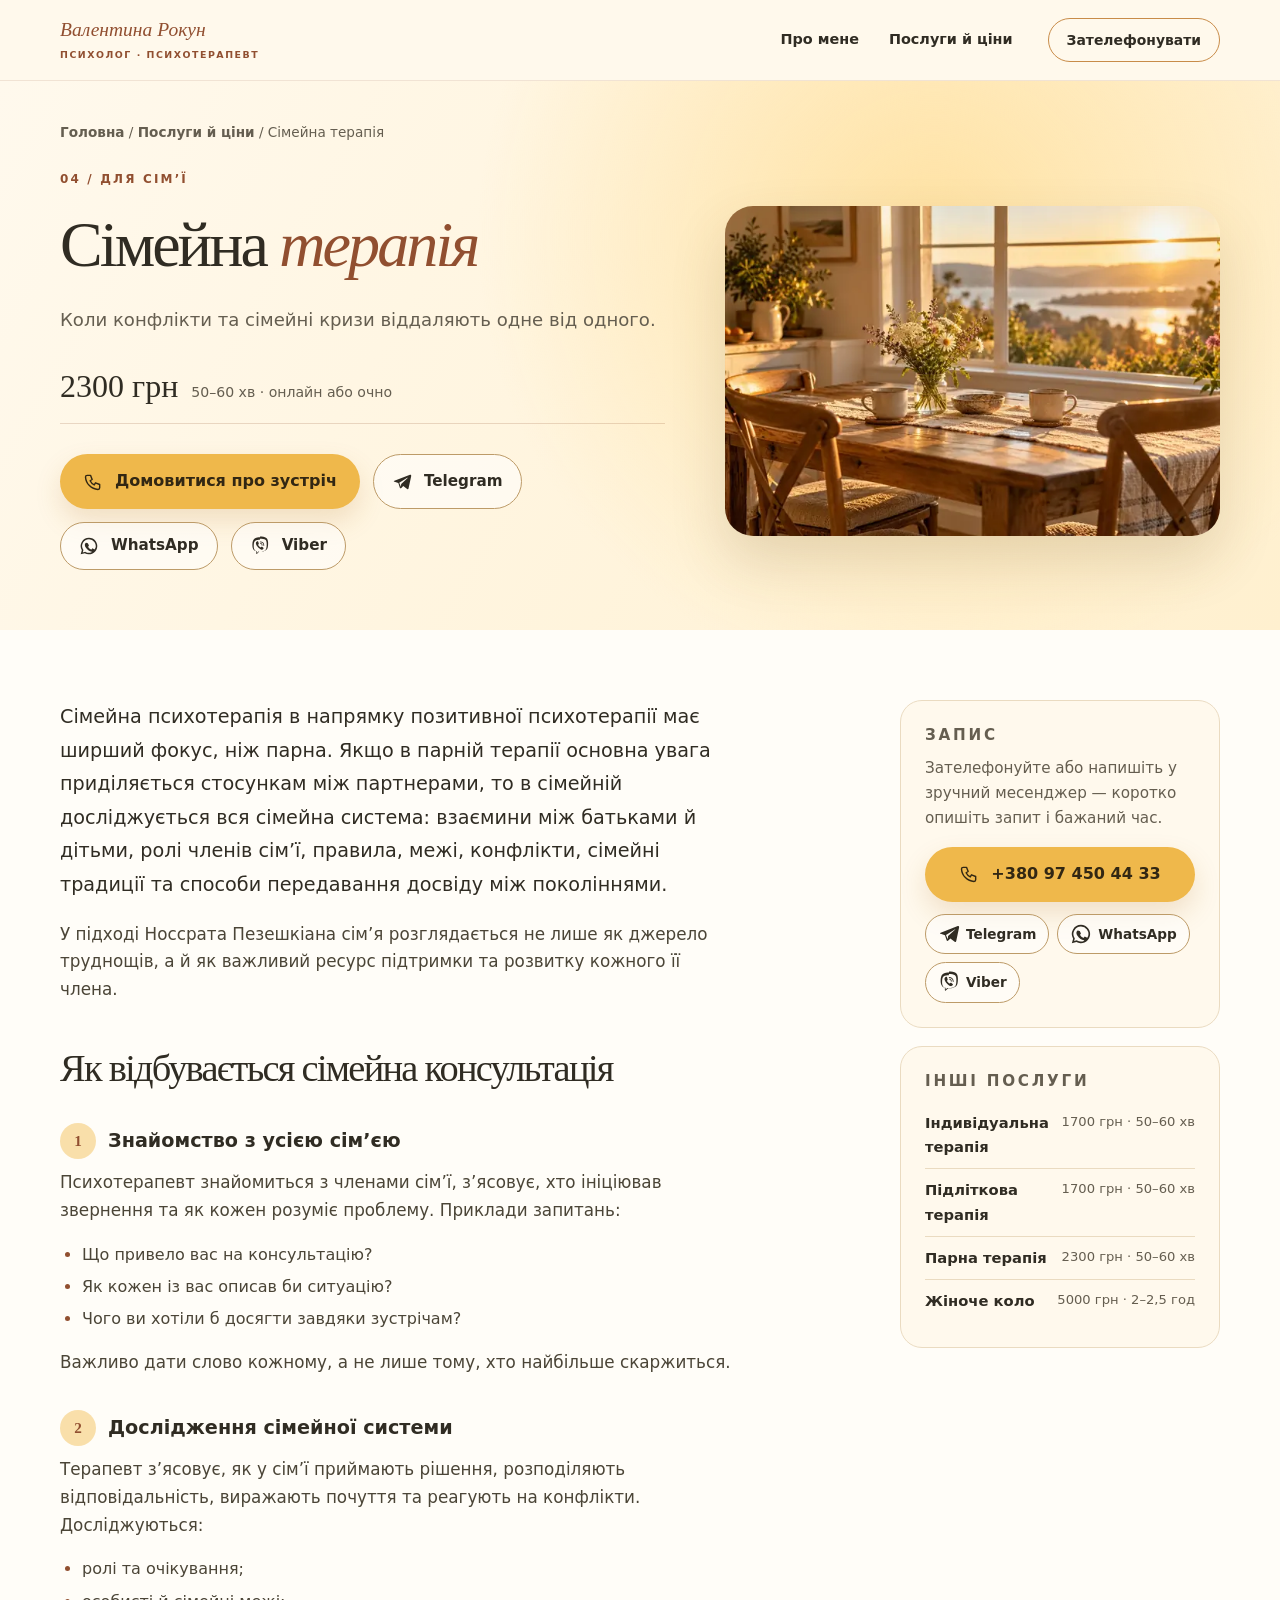
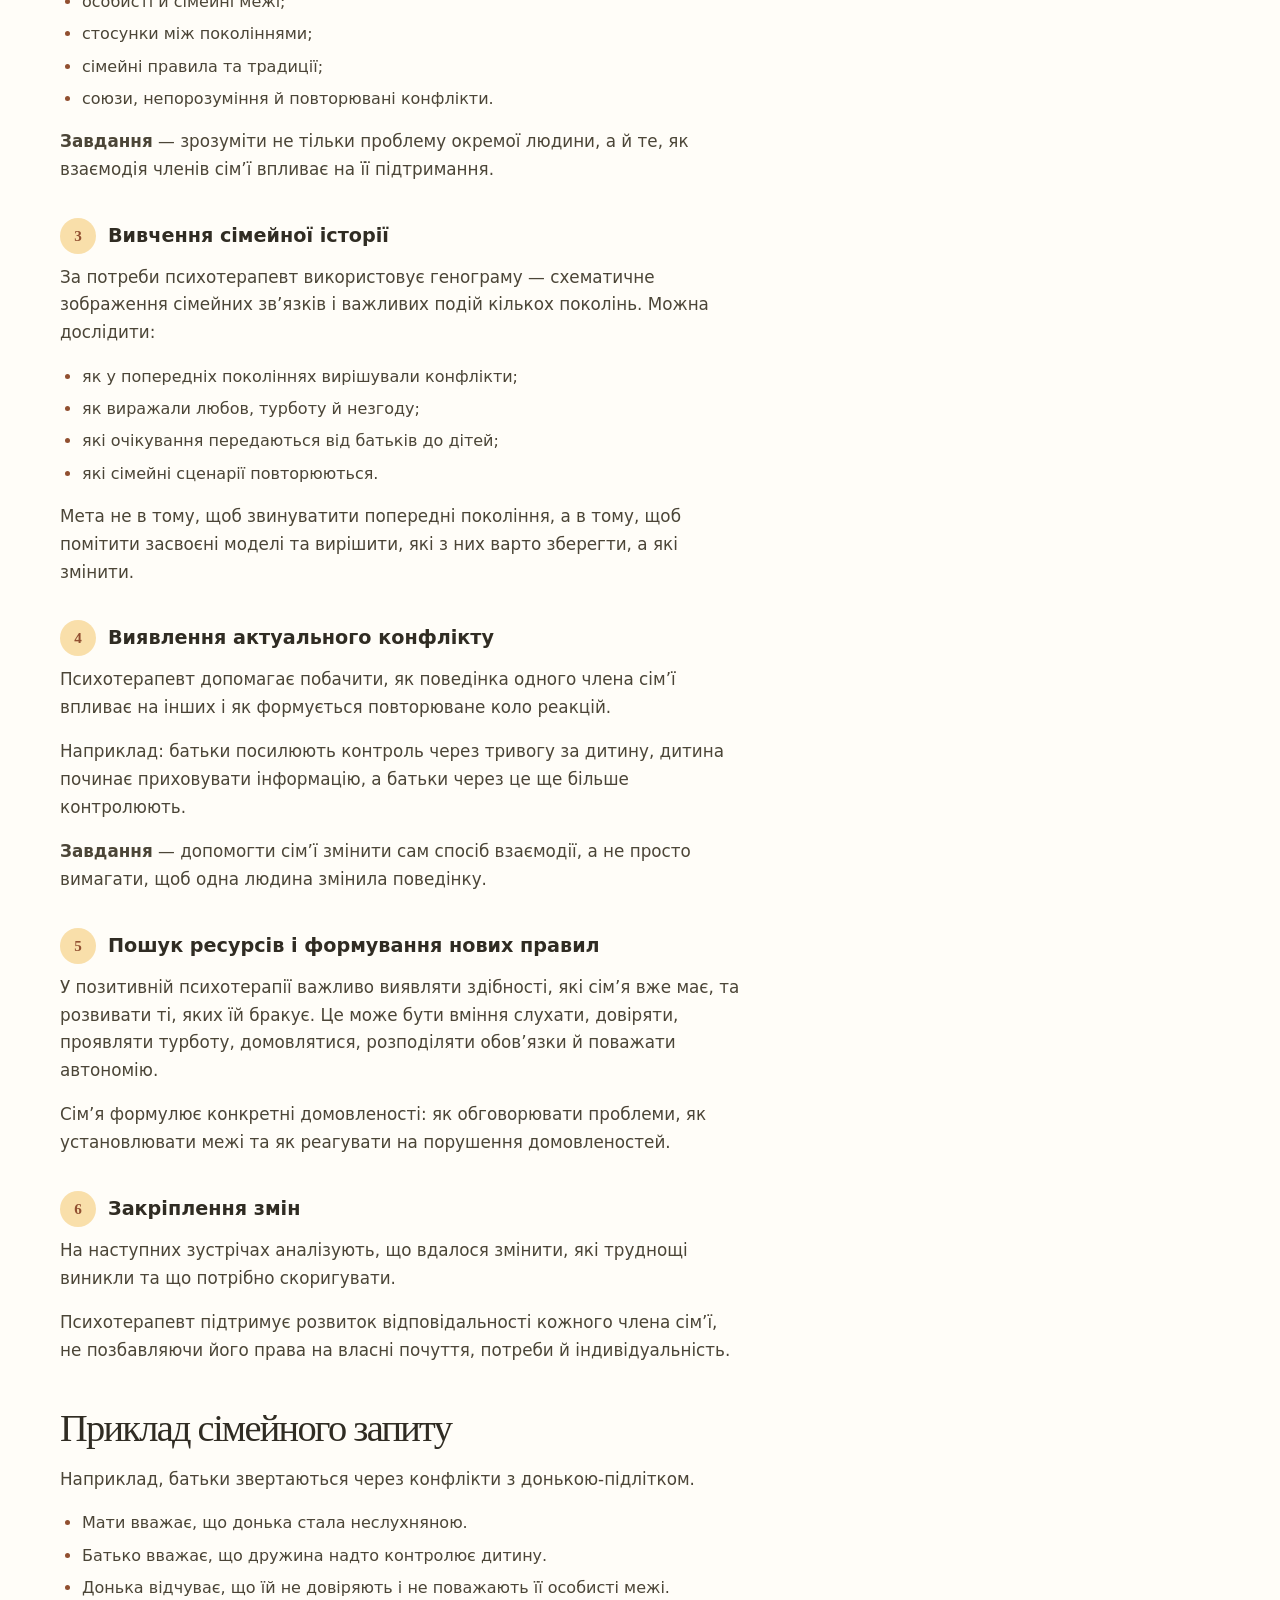
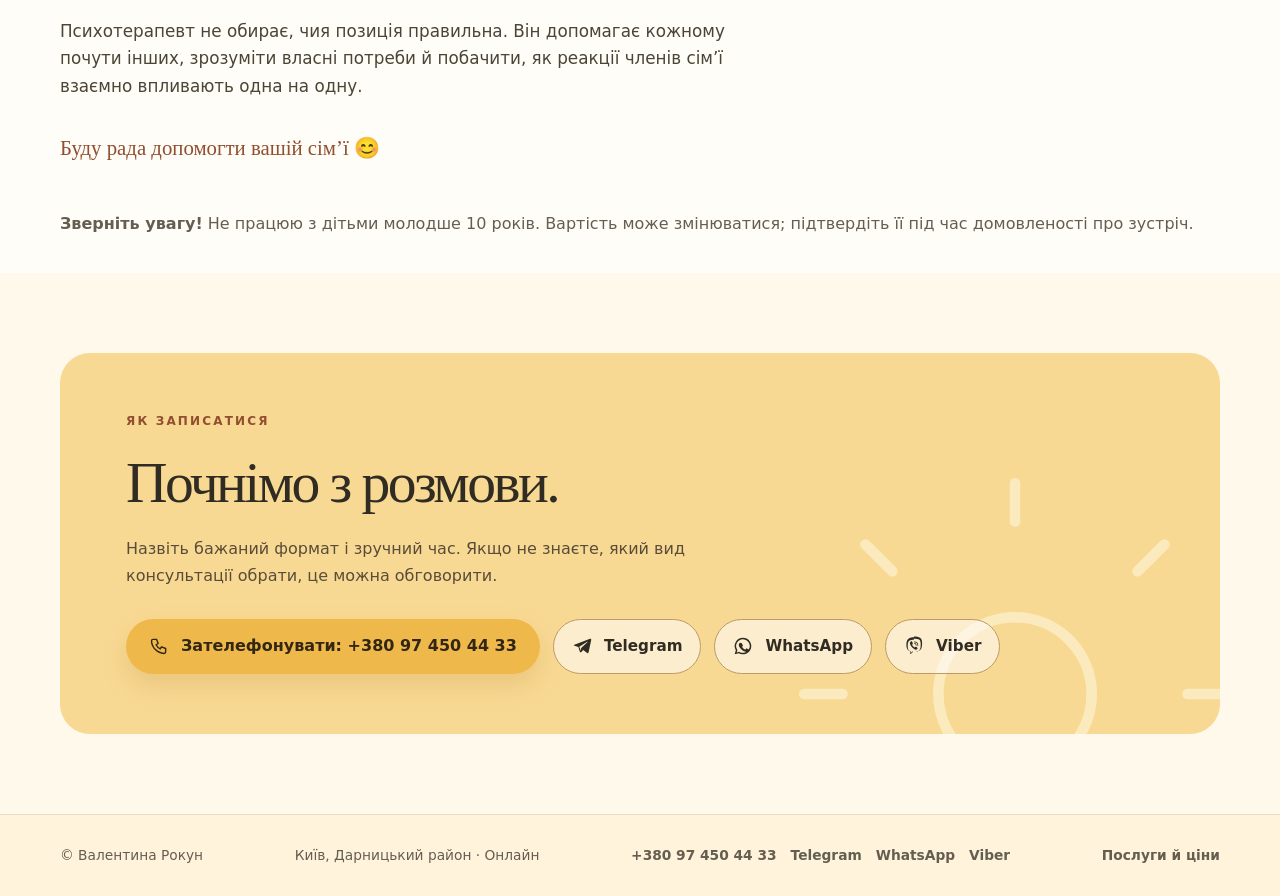
<file: services/family/index.html>
<!doctype html>
<html lang="uk">
<head>
<meta charset="utf-8">
<meta name="viewport" content="width=device-width,initial-scale=1">
<meta name="theme-color" content="#fff8e9">
<title>Сімейна психотерапія у Києві та онлайн | Валентина Рокун</title>
<meta name="description" content="Сімейна консультація з Валентиною Рокун. Стосунки між батьками й дітьми, конфлікти та зміни в житті сім’ї. У Києві або онлайн, 2300 грн за зустріч.">
<link rel="canonical" href="https://valentyna-rokun.com/services/family/">
<meta property="og:type" content="website">
<meta property="og:locale" content="uk_UA">
<meta property="og:site_name" content="Валентина Рокун — психолог">
<meta property="og:url" content="https://valentyna-rokun.com/services/family/">
<meta property="og:title" content="Сімейна психотерапія у Києві та онлайн | Валентина Рокун">
<meta property="og:description" content="Сімейна консультація з Валентиною Рокун. Стосунки між батьками й дітьми, конфлікти та зміни в житті сім’ї. У Києві або онлайн, 2300 грн за зустріч.">
<meta property="og:image" content="https://valentyna-rokun.com/assets/og-image.jpg">
<meta property="og:image:width" content="1200">
<meta property="og:image:height" content="630">
<meta property="og:image:type" content="image/jpeg">
<meta property="og:image:alt" content="Валентина Рокун, психолог і психотерапевт">
<meta name="twitter:card" content="summary_large_image">
<meta name="twitter:title" content="Сімейна психотерапія у Києві та онлайн | Валентина Рокун">
<meta name="twitter:description" content="Сімейна консультація з Валентиною Рокун. Стосунки між батьками й дітьми, конфлікти та зміни в житті сім’ї. У Києві або онлайн, 2300 грн за зустріч.">
<meta name="twitter:image" content="https://valentyna-rokun.com/assets/og-image.jpg">
<meta name="twitter:image:alt" content="Валентина Рокун, психолог і психотерапевт">
<link rel="icon" href="../../assets/favicon.svg" type="image/svg+xml">
<link rel="stylesheet" href="../../assets/site.css">
<script type="application/ld+json">{"@context": "https://schema.org", "@graph": [{"@type": "Service", "name": "Сімейна терапія", "url": "https://valentyna-rokun.com/services/family/", "serviceType": "Сімейна терапія", "provider": {"@id": "https://valentyna-rokun.com/#business"}, "areaServed": ["Київ", "Україна (онлайн)"], "offers": {"@type": "Offer", "price": "2300", "priceCurrency": "UAH", "url": "https://valentyna-rokun.com/services/family/", "description": "50–60 хв · онлайн або очно"}, "@id": "https://valentyna-rokun.com/services/family/#service", "mainEntityOfPage": "https://valentyna-rokun.com/services/family/", "image": "https://valentyna-rokun.com/assets/family.webp"}, {"@type": "BreadcrumbList", "itemListElement": [{"@type": "ListItem", "position": 1, "name": "Головна", "item": "https://valentyna-rokun.com/"}, {"@type": "ListItem", "position": 2, "name": "Послуги й ціни", "item": "https://valentyna-rokun.com/services/"}, {"@type": "ListItem", "position": 3, "name": "Сімейна терапія", "item": "https://valentyna-rokun.com/services/family/"}]}]}</script>
</head>
<body>
<a class="skip" href="#main">До змісту</a>
<header class="header">
  <div class="wrap header-row">
    <a class="wordmark" href="../../" aria-label="Валентина Рокун, на головну"><span>Валентина Рокун</span><small>Психолог · Психотерапевт</small></a>
    <nav aria-label="Основна навігація">
      <a href="../../#about">Про мене</a>
      <a href="../../services/" aria-current="page">Послуги й ціни</a>
    </nav>
    <a class="header-contact" href="tel:+380974504433">Зателефонувати</a>
  </div>
</header>
<main id="main">
<section class="service-hero">
  <div class="wrap">
    <nav class="crumbs" aria-label="Ви тут"><a href="../../">Головна</a> / <a href="../../services/">Послуги й ціни</a> / <span aria-current="page">Сімейна терапія</span></nav>
    <div class="service-grid">
      <div class="service-copy">
        <p class="overline">04 / ДЛЯ СІМ’Ї</p>
        <h1>Сімейна <em>терапія</em></h1>
        <p class="lead">Коли конфлікти та сімейні кризи віддаляють одне від одного.</p>
        <div class="price-row"><strong>2300 грн</strong><span>50–60 хв · онлайн або очно</span></div>
        <div class="hero-actions">
  <a class="btn primary" href="tel:+380974504433"><svg class="ui-icon" viewBox="0 0 24 24" fill="none" stroke="currentColor" stroke-width="1.7" stroke-linecap="round" stroke-linejoin="round" aria-hidden="true" focusable="false"><path d="M5 4h4l2 5-2.5 1.5a11 11 0 0 0 5 5L15 13l5 2v4a2 2 0 0 1-2 2A16 16 0 0 1 3 6a2 2 0 0 1 2-2Z"/></svg> Домовитися про зустріч</a>
  <a class="btn msg" href="https://t.me/+380974504433" rel="noopener"><svg class="ui-icon" viewBox="0 0 24 24" fill="currentColor" aria-hidden="true" focusable="false"><path d="M21.6 3.3 2.9 10.5c-1 .4-1 1 .1 1.3l4.6 1.5 1.8 5.5c.2.6.4.8.8.8.5 0 .7-.2 1-.5l2.3-2.2 4.7 3.5c.9.5 1.5.2 1.7-.8l3.1-14.6c.3-1.3-.5-1.9-1.4-1.7ZM8.7 13l9.6-6c.5-.3.9-.1.5.2l-7.8 7.1-.3 3.3L8.7 13Z"/></svg> Telegram</a>
  <a class="btn msg" href="https://wa.me/380974504433" rel="noopener"><svg class="ui-icon" viewBox="0 0 24 24" fill="currentColor" aria-hidden="true" focusable="false"><path d="M12 2a10 10 0 0 0-8.6 15.1L2 22l5-1.3A10 10 0 1 0 12 2Zm0 1.8a8.2 8.2 0 1 1-4.2 15.3l-.3-.2-3 .8.8-2.9-.2-.3A8.2 8.2 0 0 1 12 3.8Zm-3.3 4.4c-.2 0-.5 0-.7.3-.3.3-1 1-1 2.4s1 2.8 1.2 3c.1.2 2 3.2 5 4.3 2.5 1 3 .8 3.5.7.5 0 1.7-.7 2-1.4.2-.7.2-1.3.1-1.4l-.5-.3-1.8-.9c-.3-.1-.5-.1-.6.1l-.9 1.1c-.2.2-.3.2-.6.1a6.8 6.8 0 0 1-3.4-3c-.3-.4.3-.4.8-1.5.1-.2 0-.4 0-.5l-.9-2c-.2-.5-.4-.4-.6-.4Z"/></svg> WhatsApp</a>
  <a class="btn msg" href="viber://chat?number=%2B380974504433"><svg class="ui-icon" viewBox="0 0 24 24" fill="currentColor" aria-hidden="true" focusable="false"><path d="M12 1.5c-1.6 0-5 .2-7 2-1.5 1.4-2 3.5-2.1 6.1-.1 2.6-.1 7.5 4.6 8.8v2.4c0 .7.6.9 1 .5l2.6-2.6c1.9.1 3.6 0 4.6-.2 1.6-.3 4-1.1 5-3.1 1-2 1.1-5.8 1-7.8-.2-2.6-.7-4.1-2.1-5.3-1.9-1.6-5.2-1.8-7.6-1.8Zm-.1 1.7c2.7 0 5.3.3 6.6 1.4 1 .9 1.4 2.1 1.5 4.3.1 2 0 5.5-.8 7-.8 1.5-2.7 2.1-4 2.4-1 .2-2.9.3-4.7.2h-.4l-1.8 1.8v-1.9l-.5-.1C4.3 17.5 4.4 13 4.5 10.9c.1-2.3.5-3.8 1.5-4.8 1.6-1.4 4.3-1.5 5.9-1.5Zm-2.8 3c-.2 0-.4.1-.6.2l-.1.1c-.7.4-1.4 1.1-1.3 2-.1.3.1 1.9 1.8 4.2 1.7 2.3 3.6 3.2 4.5 3.6l.2.1c.5.2 1 .1 1.5-.3l.8-.6c.4-.3.5-.9.1-1.4l-1.4-1.1c-.4-.3-.9-.2-1.2.1l-.6.6c-1-.4-2.4-1.5-3.1-3.1l.6-.6c.3-.3.4-.8.1-1.2L9.8 6.5c-.2-.3-.5-.4-.7-.3Zm3.1.4a.5.5 0 0 0 0 1 3.9 3.9 0 0 1 3.9 3.9.5.5 0 0 0 1 0 4.9 4.9 0 0 0-4.9-4.9Zm.2 1.8a.5.5 0 0 0 0 1c1 0 1.6.6 1.6 1.7a.5.5 0 0 0 1 0c0-1.6-1-2.7-2.6-2.7Z"/></svg> Viber</a>
</div>
      </div>
      <div class="service-photo"><img src="../../assets/family.webp" srcset="../../assets/family-640.webp 640w, ../../assets/family.webp 1200w" sizes="(max-width: 760px) 100vw, 45vw" width="1200" height="800" fetchpriority="high" alt="Стіл для сімейної розмови у теплому світлі"></div>
    </div>
  </div>
</section>

<section class="service-body">
  <div class="wrap service-columns">
    <article class="prose">
<p class="lead">Сімейна психотерапія в напрямку позитивної психотерапії має ширший фокус, ніж парна. Якщо в парній терапії основна увага приділяється стосункам між партнерами, то в сімейній досліджується вся сімейна система: взаємини між батьками й дітьми, ролі членів сім’ї, правила, межі, конфлікти, сімейні традиції та способи передавання досвіду між поколіннями.</p>
<p>У підході Носсрата Пезешкіана сім’я розглядається не лише як джерело труднощів, а й як важливий ресурс підтримки та розвитку кожного її члена.</p>
<h2>Як відбувається сімейна консультація</h2>
<h3><span class="step-num">1</span> Знайомство з усією сім’єю</h3><p>Психотерапевт знайомиться з членами сім’ї, з’ясовує, хто ініціював звернення та як кожен розуміє проблему. Приклади запитань:</p><ul><li>Що привело вас на консультацію?</li><li>Як кожен із вас описав би ситуацію?</li><li>Чого ви хотіли б досягти завдяки зустрічам?</li></ul><p>Важливо дати слово кожному, а не лише тому, хто найбільше скаржиться.</p>
<h3><span class="step-num">2</span> Дослідження сімейної системи</h3><p>Терапевт з’ясовує, як у сім’ї приймають рішення, розподіляють відповідальність, виражають почуття та реагують на конфлікти. Досліджуються:</p><ul><li>ролі та очікування;</li><li>особисті й сімейні межі;</li><li>стосунки між поколіннями;</li><li>сімейні правила та традиції;</li><li>союзи, непорозуміння й повторювані конфлікти.</li></ul><p><strong>Завдання</strong> — зрозуміти не тільки проблему окремої людини, а й те, як взаємодія членів сім’ї впливає на її підтримання.</p>
<h3><span class="step-num">3</span> Вивчення сімейної історії</h3><p>За потреби психотерапевт використовує генограму — схематичне зображення сімейних зв’язків і важливих подій кількох поколінь. Можна дослідити:</p><ul><li>як у попередніх поколіннях вирішували конфлікти;</li><li>як виражали любов, турботу й незгоду;</li><li>які очікування передаються від батьків до дітей;</li><li>які сімейні сценарії повторюються.</li></ul><p>Мета не в тому, щоб звинуватити попередні покоління, а в тому, щоб помітити засвоєні моделі та вирішити, які з них варто зберегти, а які змінити.</p>
<h3><span class="step-num">4</span> Виявлення актуального конфлікту</h3><p>Психотерапевт допомагає побачити, як поведінка одного члена сім’ї впливає на інших і як формується повторюване коло реакцій.</p><p>Наприклад: батьки посилюють контроль через тривогу за дитину, дитина починає приховувати інформацію, а батьки через це ще більше контролюють.</p><p><strong>Завдання</strong> — допомогти сім’ї змінити сам спосіб взаємодії, а не просто вимагати, щоб одна людина змінила поведінку.</p>
<h3><span class="step-num">5</span> Пошук ресурсів і формування нових правил</h3><p>У позитивній психотерапії важливо виявляти здібності, які сім’я вже має, та розвивати ті, яких їй бракує. Це може бути вміння слухати, довіряти, проявляти турботу, домовлятися, розподіляти обов’язки й поважати автономію.</p><p>Сім’я формулює конкретні домовленості: як обговорювати проблеми, як установлювати межі та як реагувати на порушення домовленостей.</p>
<h3><span class="step-num">6</span> Закріплення змін</h3><p>На наступних зустрічах аналізують, що вдалося змінити, які труднощі виникли та що потрібно скоригувати.</p><p>Психотерапевт підтримує розвиток відповідальності кожного члена сім’ї, не позбавляючи його права на власні почуття, потреби й індивідуальність.</p>
<h2>Приклад сімейного запиту</h2><p>Наприклад, батьки звертаються через конфлікти з донькою-підлітком.</p>
<ul><li>Мати вважає, що донька стала неслухняною.</li><li>Батько вважає, що дружина надто контролює дитину.</li><li>Донька відчуває, що їй не довіряють і не поважають її особисті межі.</li></ul>
<p>Психотерапевт не обирає, чия позиція правильна. Він допомагає кожному почути інших, зрозуміти власні потреби й побачити, як реакції членів сім’ї взаємно впливають одна на одну.</p>
<p class="signoff">Буду рада допомогти вашій сім’ї 😊</p>
    </article>
    <aside class="service-aside">
      <div class="aside-card">
        <p class="overline">ЗАПИС</p>
        <p>Зателефонуйте або напишіть у зручний месенджер — коротко опишіть запит і бажаний час.</p>
        <a class="btn primary" href="tel:+380974504433"><svg class="ui-icon" viewBox="0 0 24 24" fill="none" stroke="currentColor" stroke-width="1.7" stroke-linecap="round" stroke-linejoin="round" aria-hidden="true" focusable="false"><path d="M5 4h4l2 5-2.5 1.5a11 11 0 0 0 5 5L15 13l5 2v4a2 2 0 0 1-2 2A16 16 0 0 1 3 6a2 2 0 0 1 2-2Z"/></svg> +380 97 450 44 33</a>
        <div class="aside-msgs">
          <a href="https://t.me/+380974504433" rel="noopener"><svg class="ui-icon" viewBox="0 0 24 24" fill="currentColor" aria-hidden="true" focusable="false"><path d="M21.6 3.3 2.9 10.5c-1 .4-1 1 .1 1.3l4.6 1.5 1.8 5.5c.2.6.4.8.8.8.5 0 .7-.2 1-.5l2.3-2.2 4.7 3.5c.9.5 1.5.2 1.7-.8l3.1-14.6c.3-1.3-.5-1.9-1.4-1.7ZM8.7 13l9.6-6c.5-.3.9-.1.5.2l-7.8 7.1-.3 3.3L8.7 13Z"/></svg> Telegram</a>
          <a href="https://wa.me/380974504433" rel="noopener"><svg class="ui-icon" viewBox="0 0 24 24" fill="currentColor" aria-hidden="true" focusable="false"><path d="M12 2a10 10 0 0 0-8.6 15.1L2 22l5-1.3A10 10 0 1 0 12 2Zm0 1.8a8.2 8.2 0 1 1-4.2 15.3l-.3-.2-3 .8.8-2.9-.2-.3A8.2 8.2 0 0 1 12 3.8Zm-3.3 4.4c-.2 0-.5 0-.7.3-.3.3-1 1-1 2.4s1 2.8 1.2 3c.1.2 2 3.2 5 4.3 2.5 1 3 .8 3.5.7.5 0 1.7-.7 2-1.4.2-.7.2-1.3.1-1.4l-.5-.3-1.8-.9c-.3-.1-.5-.1-.6.1l-.9 1.1c-.2.2-.3.2-.6.1a6.8 6.8 0 0 1-3.4-3c-.3-.4.3-.4.8-1.5.1-.2 0-.4 0-.5l-.9-2c-.2-.5-.4-.4-.6-.4Z"/></svg> WhatsApp</a>
          <a href="viber://chat?number=%2B380974504433"><svg class="ui-icon" viewBox="0 0 24 24" fill="currentColor" aria-hidden="true" focusable="false"><path d="M12 1.5c-1.6 0-5 .2-7 2-1.5 1.4-2 3.5-2.1 6.1-.1 2.6-.1 7.5 4.6 8.8v2.4c0 .7.6.9 1 .5l2.6-2.6c1.9.1 3.6 0 4.6-.2 1.6-.3 4-1.1 5-3.1 1-2 1.1-5.8 1-7.8-.2-2.6-.7-4.1-2.1-5.3-1.9-1.6-5.2-1.8-7.6-1.8Zm-.1 1.7c2.7 0 5.3.3 6.6 1.4 1 .9 1.4 2.1 1.5 4.3.1 2 0 5.5-.8 7-.8 1.5-2.7 2.1-4 2.4-1 .2-2.9.3-4.7.2h-.4l-1.8 1.8v-1.9l-.5-.1C4.3 17.5 4.4 13 4.5 10.9c.1-2.3.5-3.8 1.5-4.8 1.6-1.4 4.3-1.5 5.9-1.5Zm-2.8 3c-.2 0-.4.1-.6.2l-.1.1c-.7.4-1.4 1.1-1.3 2-.1.3.1 1.9 1.8 4.2 1.7 2.3 3.6 3.2 4.5 3.6l.2.1c.5.2 1 .1 1.5-.3l.8-.6c.4-.3.5-.9.1-1.4l-1.4-1.1c-.4-.3-.9-.2-1.2.1l-.6.6c-1-.4-2.4-1.5-3.1-3.1l.6-.6c.3-.3.4-.8.1-1.2L9.8 6.5c-.2-.3-.5-.4-.7-.3Zm3.1.4a.5.5 0 0 0 0 1 3.9 3.9 0 0 1 3.9 3.9.5.5 0 0 0 1 0 4.9 4.9 0 0 0-4.9-4.9Zm.2 1.8a.5.5 0 0 0 0 1c1 0 1.6.6 1.6 1.7a.5.5 0 0 0 1 0c0-1.6-1-2.7-2.6-2.7Z"/></svg> Viber</a>
        </div>
      </div>
      <div class="aside-card">
        <p class="overline">ІНШІ ПОСЛУГИ</p>
        <ul class="aside-list"><li><a href="../individual/">Індивідуальна терапія</a> <span>1700 грн · 50–60 хв</span></li><li><a href="../teen/">Підліткова терапія</a> <span>1700 грн · 50–60 хв</span></li><li><a href="../couple/">Парна терапія</a> <span>2300 грн · 50–60 хв</span></li><li><a href="../zhinoche-kolo/">Жіноче коло</a> <span>5000 грн · 2–2,5 год</span></li></ul>
      </div>
    </aside>
  </div>
  <div class="wrap offer-note">
    <p><strong>Зверніть увагу!</strong> Не працюю з дітьми молодше 10 років. Вартість може змінюватися; підтвердіть її під час домовленості про зустріч.</p>
  </div>
</section>

<section class="start" id="contact">
  <div class="wrap start-box">
    <div>
      <p class="overline">ЯК ЗАПИСАТИСЯ</p>
      <h2>Почнімо з розмови.</h2>
      <p>Назвіть бажаний формат і зручний час. Якщо не знаєте, який вид консультації обрати, це можна обговорити.</p>
      <div class="hero-actions">
  <a class="btn primary" href="tel:+380974504433"><svg class="ui-icon" viewBox="0 0 24 24" fill="none" stroke="currentColor" stroke-width="1.7" stroke-linecap="round" stroke-linejoin="round" aria-hidden="true" focusable="false"><path d="M5 4h4l2 5-2.5 1.5a11 11 0 0 0 5 5L15 13l5 2v4a2 2 0 0 1-2 2A16 16 0 0 1 3 6a2 2 0 0 1 2-2Z"/></svg> Зателефонувати: +380 97 450 44 33</a>
  <a class="btn msg" href="https://t.me/+380974504433" rel="noopener"><svg class="ui-icon" viewBox="0 0 24 24" fill="currentColor" aria-hidden="true" focusable="false"><path d="M21.6 3.3 2.9 10.5c-1 .4-1 1 .1 1.3l4.6 1.5 1.8 5.5c.2.6.4.8.8.8.5 0 .7-.2 1-.5l2.3-2.2 4.7 3.5c.9.5 1.5.2 1.7-.8l3.1-14.6c.3-1.3-.5-1.9-1.4-1.7ZM8.7 13l9.6-6c.5-.3.9-.1.5.2l-7.8 7.1-.3 3.3L8.7 13Z"/></svg> Telegram</a>
  <a class="btn msg" href="https://wa.me/380974504433" rel="noopener"><svg class="ui-icon" viewBox="0 0 24 24" fill="currentColor" aria-hidden="true" focusable="false"><path d="M12 2a10 10 0 0 0-8.6 15.1L2 22l5-1.3A10 10 0 1 0 12 2Zm0 1.8a8.2 8.2 0 1 1-4.2 15.3l-.3-.2-3 .8.8-2.9-.2-.3A8.2 8.2 0 0 1 12 3.8Zm-3.3 4.4c-.2 0-.5 0-.7.3-.3.3-1 1-1 2.4s1 2.8 1.2 3c.1.2 2 3.2 5 4.3 2.5 1 3 .8 3.5.7.5 0 1.7-.7 2-1.4.2-.7.2-1.3.1-1.4l-.5-.3-1.8-.9c-.3-.1-.5-.1-.6.1l-.9 1.1c-.2.2-.3.2-.6.1a6.8 6.8 0 0 1-3.4-3c-.3-.4.3-.4.8-1.5.1-.2 0-.4 0-.5l-.9-2c-.2-.5-.4-.4-.6-.4Z"/></svg> WhatsApp</a>
  <a class="btn msg" href="viber://chat?number=%2B380974504433"><svg class="ui-icon" viewBox="0 0 24 24" fill="currentColor" aria-hidden="true" focusable="false"><path d="M12 1.5c-1.6 0-5 .2-7 2-1.5 1.4-2 3.5-2.1 6.1-.1 2.6-.1 7.5 4.6 8.8v2.4c0 .7.6.9 1 .5l2.6-2.6c1.9.1 3.6 0 4.6-.2 1.6-.3 4-1.1 5-3.1 1-2 1.1-5.8 1-7.8-.2-2.6-.7-4.1-2.1-5.3-1.9-1.6-5.2-1.8-7.6-1.8Zm-.1 1.7c2.7 0 5.3.3 6.6 1.4 1 .9 1.4 2.1 1.5 4.3.1 2 0 5.5-.8 7-.8 1.5-2.7 2.1-4 2.4-1 .2-2.9.3-4.7.2h-.4l-1.8 1.8v-1.9l-.5-.1C4.3 17.5 4.4 13 4.5 10.9c.1-2.3.5-3.8 1.5-4.8 1.6-1.4 4.3-1.5 5.9-1.5Zm-2.8 3c-.2 0-.4.1-.6.2l-.1.1c-.7.4-1.4 1.1-1.3 2-.1.3.1 1.9 1.8 4.2 1.7 2.3 3.6 3.2 4.5 3.6l.2.1c.5.2 1 .1 1.5-.3l.8-.6c.4-.3.5-.9.1-1.4l-1.4-1.1c-.4-.3-.9-.2-1.2.1l-.6.6c-1-.4-2.4-1.5-3.1-3.1l.6-.6c.3-.3.4-.8.1-1.2L9.8 6.5c-.2-.3-.5-.4-.7-.3Zm3.1.4a.5.5 0 0 0 0 1 3.9 3.9 0 0 1 3.9 3.9.5.5 0 0 0 1 0 4.9 4.9 0 0 0-4.9-4.9Zm.2 1.8a.5.5 0 0 0 0 1c1 0 1.6.6 1.6 1.7a.5.5 0 0 0 1 0c0-1.6-1-2.7-2.6-2.7Z"/></svg> Viber</a>
</div>
    </div>
    <div class="start-mark" aria-hidden="true"><svg class="sun-art" viewBox="0 0 24 24" fill="none" stroke="currentColor" stroke-width="1.7" stroke-linecap="round" stroke-linejoin="round" aria-hidden="true" focusable="false"><circle cx="12" cy="12" r="4"/><path d="M12 1v2M12 21v2M1 12h2M21 12h2M4.2 4.2l1.4 1.4m12.8 12.8 1.4 1.4M4.2 19.8l1.4-1.4M18.4 5.6l1.4-1.4"/></svg></div>
  </div>
</section>
</main>
<footer>
  <div class="wrap footer-row">
    <span>© Валентина Рокун</span>
    <span>Київ, Дарницький район · Онлайн</span>
    <span class="footer-contacts">
      <a href="tel:+380974504433">+380 97 450 44 33</a>
      <a href="https://t.me/+380974504433" rel="noopener">Telegram</a>
      <a href="https://wa.me/380974504433" rel="noopener">WhatsApp</a>
      <a href="viber://chat?number=%2B380974504433">Viber</a>
    </span>
    <a href="../../services/">Послуги й ціни</a>
  </div>
</footer>
</body>
</html>
</file>
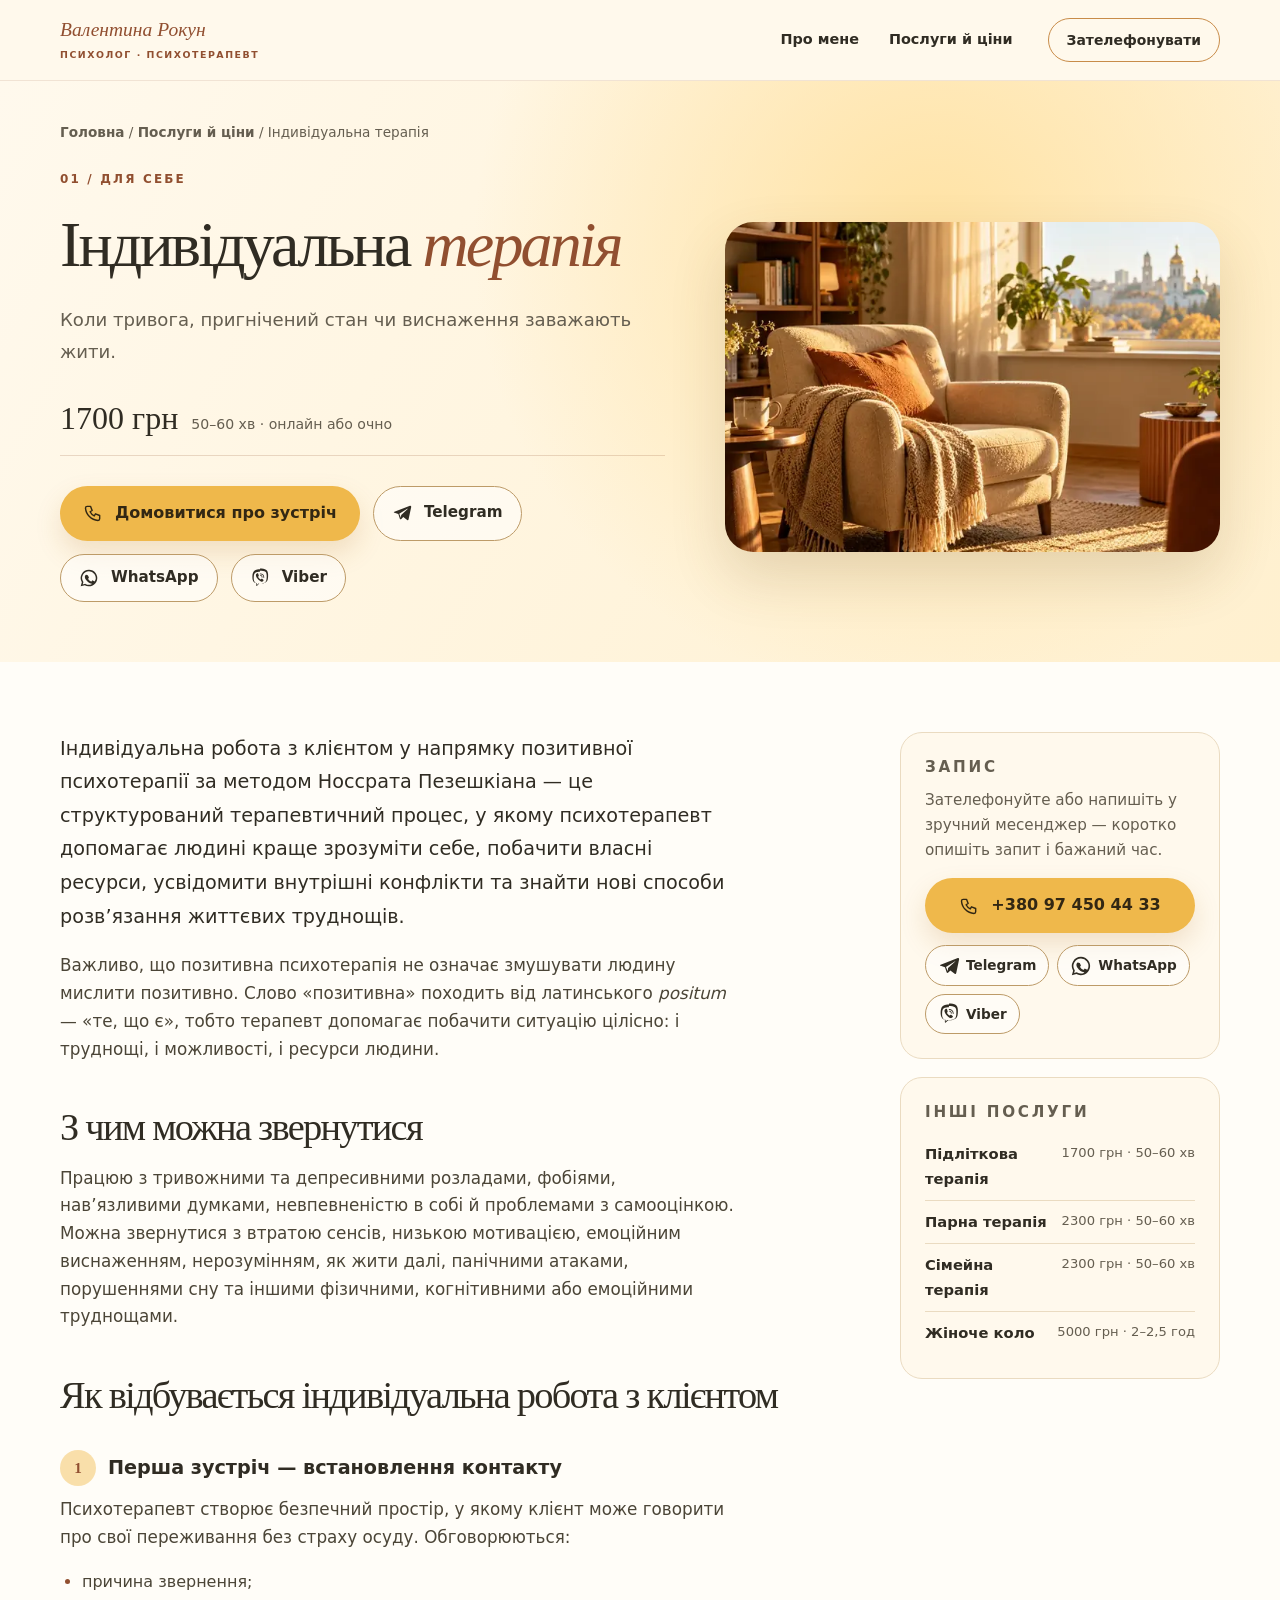
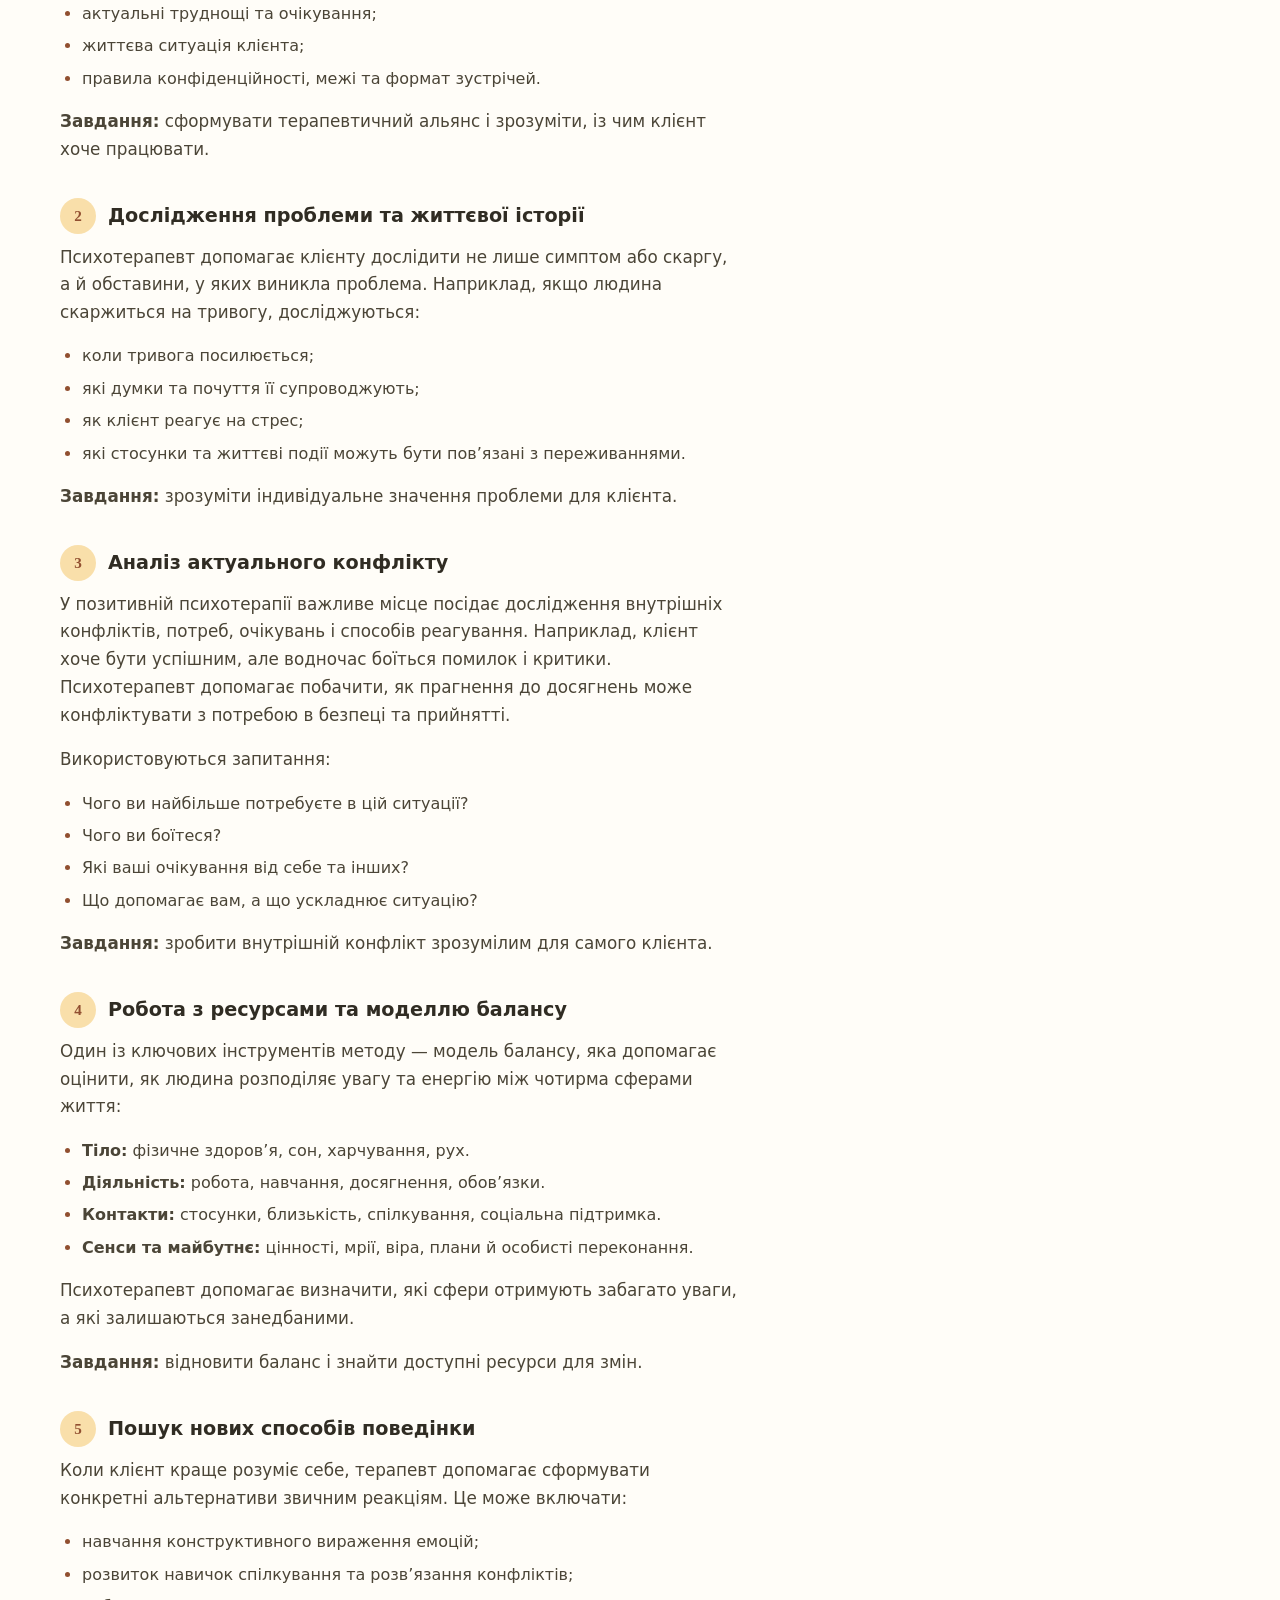
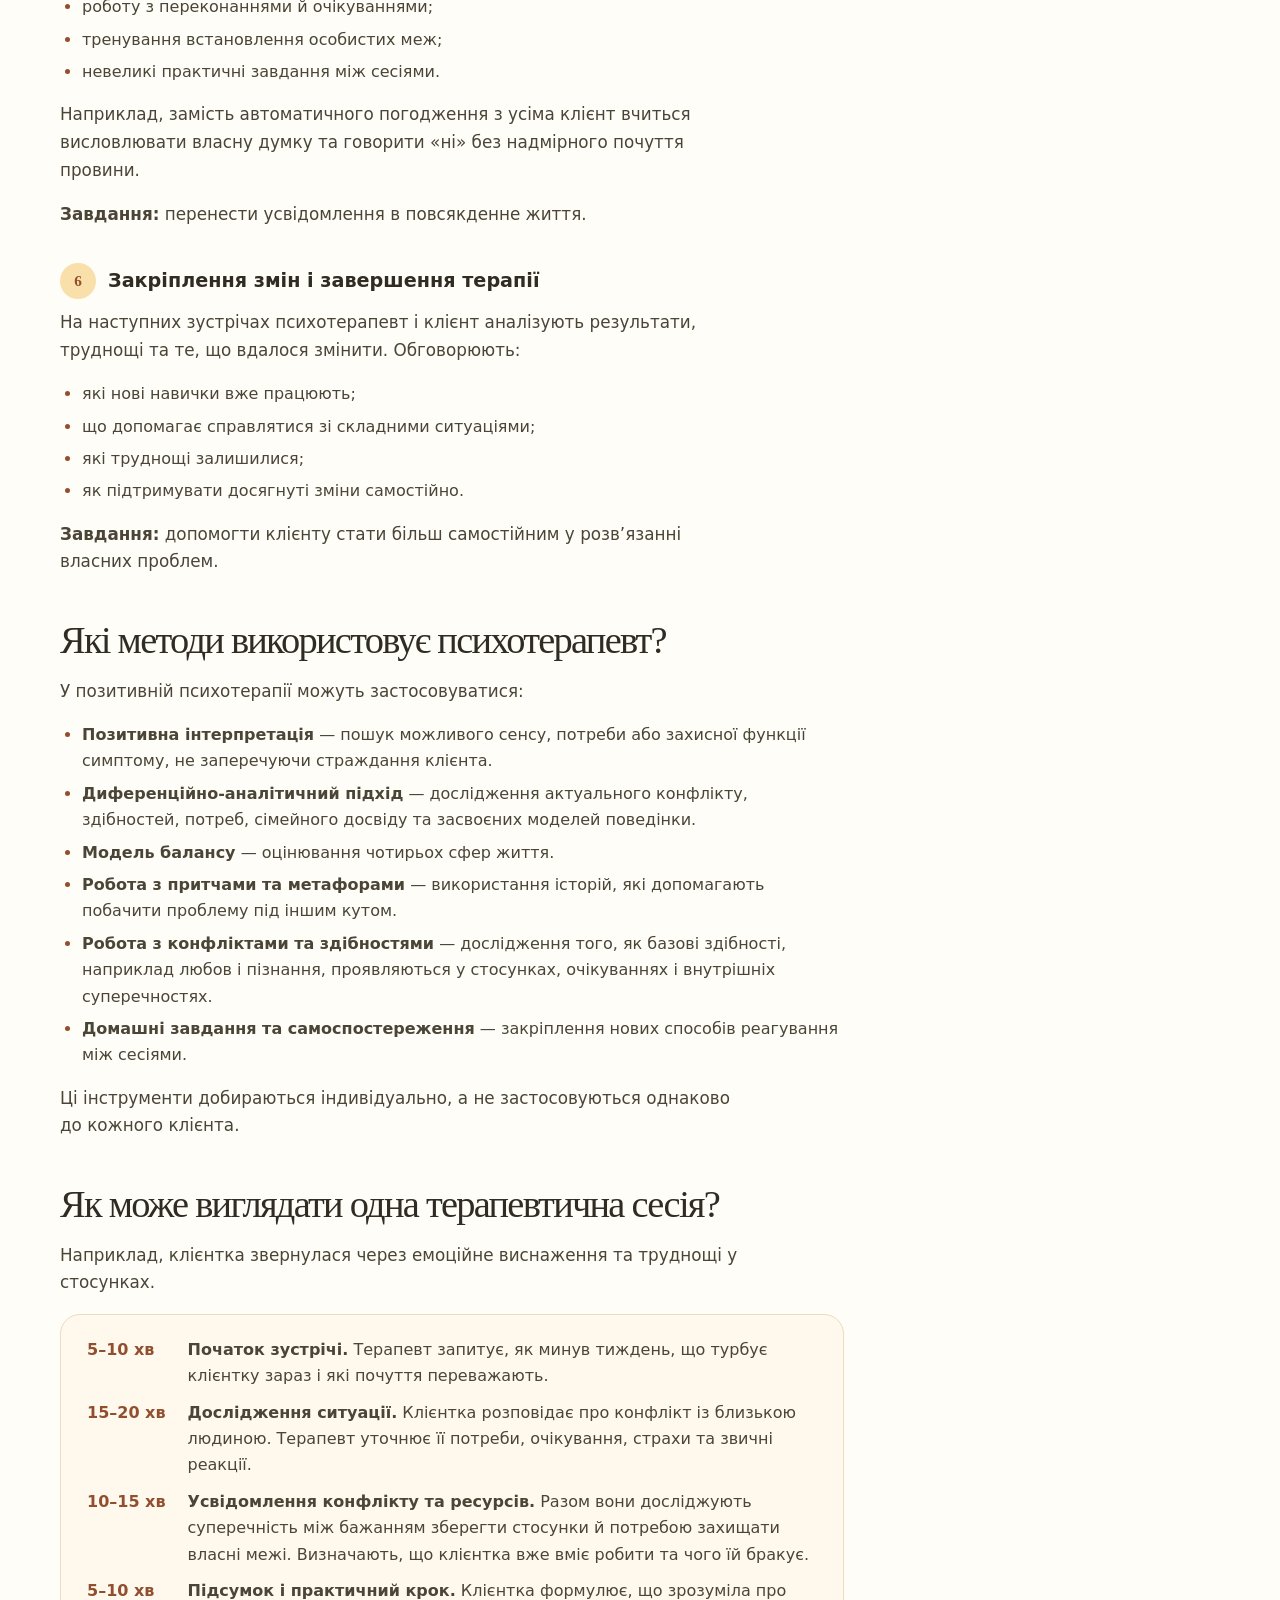
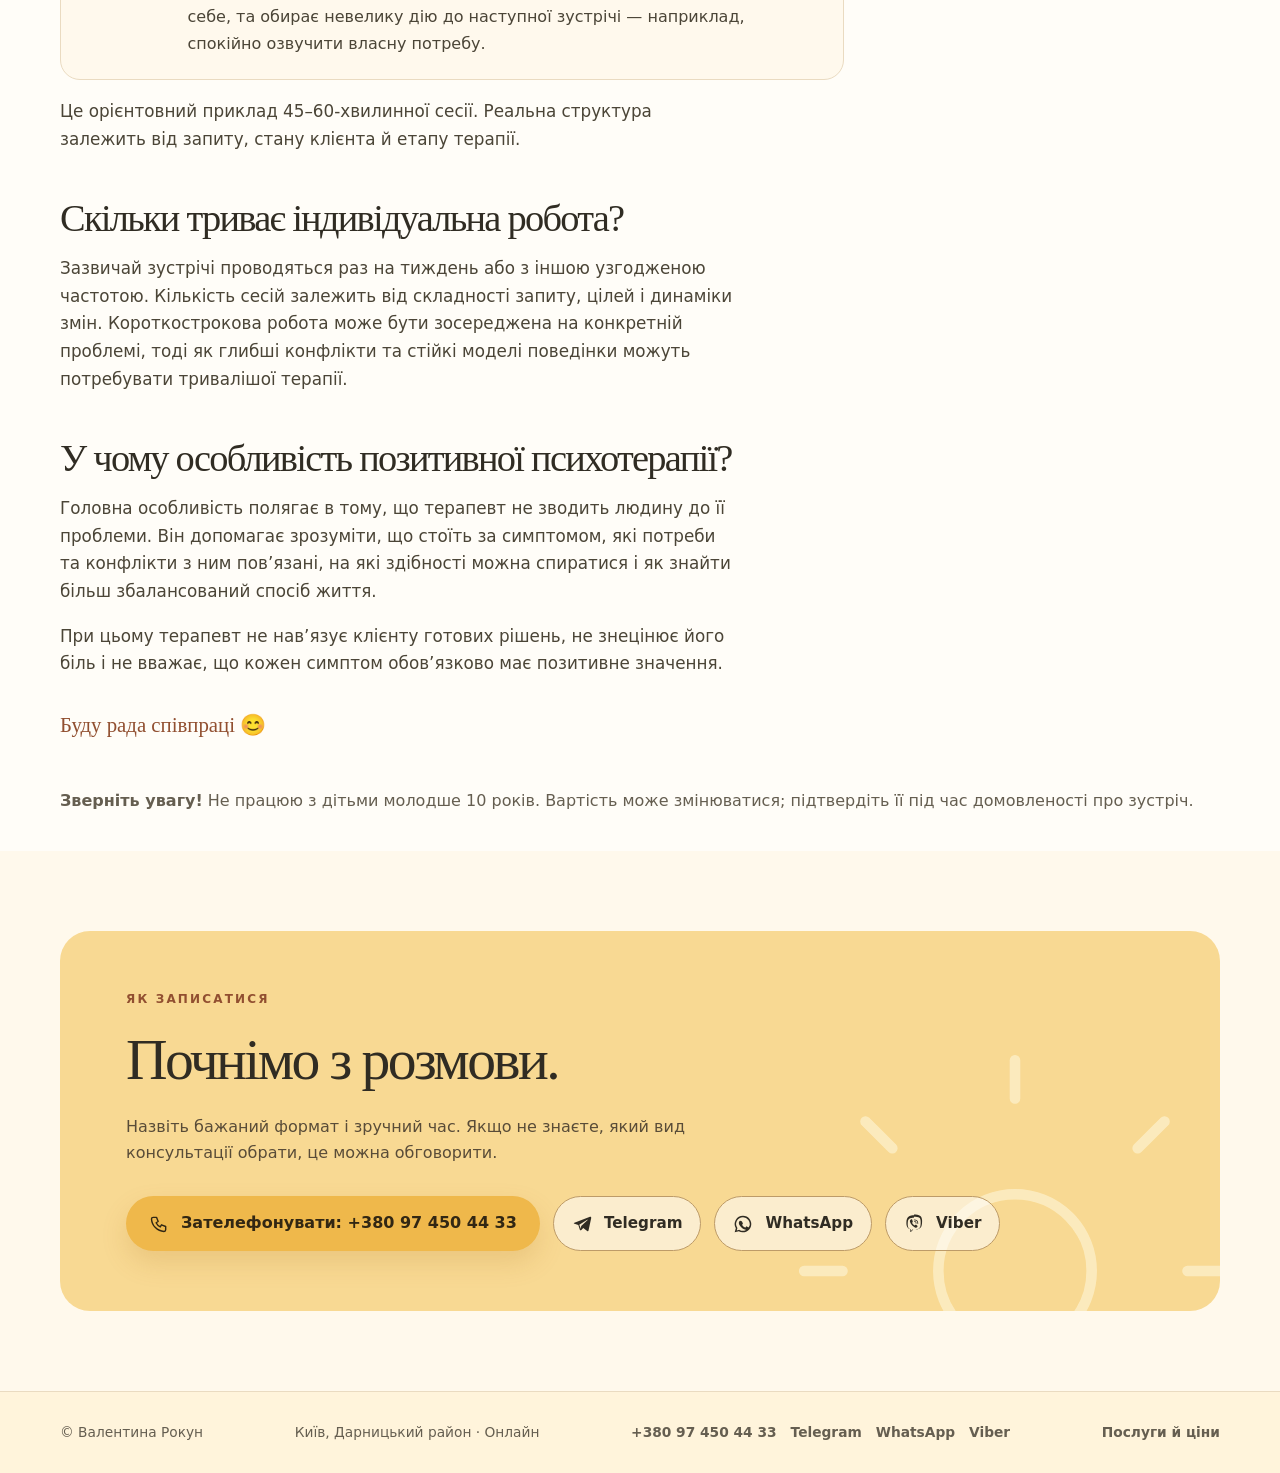
<file: services/individual/index.html>
<!doctype html>
<html lang="uk">
<head>
<meta charset="utf-8">
<meta name="viewport" content="width=device-width,initial-scale=1">
<meta name="theme-color" content="#fff8e9">
<title>Індивідуальна психотерапія у Києві та онлайн | Валентина Рокун</title>
<meta name="description" content="Індивідуальні консультації Валентини Рокун для дорослих, які стикаються з тривогою, виснаженням чи втратою мотивації. У Києві та онлайн. 1700 грн за зустріч.">
<link rel="canonical" href="https://valentyna-rokun.com/services/individual/">
<meta property="og:type" content="website">
<meta property="og:locale" content="uk_UA">
<meta property="og:site_name" content="Валентина Рокун — психолог">
<meta property="og:url" content="https://valentyna-rokun.com/services/individual/">
<meta property="og:title" content="Індивідуальна психотерапія у Києві та онлайн | Валентина Рокун">
<meta property="og:description" content="Індивідуальні консультації Валентини Рокун для дорослих, які стикаються з тривогою, виснаженням чи втратою мотивації. У Києві та онлайн. 1700 грн за зустріч.">
<meta property="og:image" content="https://valentyna-rokun.com/assets/og-image.jpg">
<meta property="og:image:width" content="1200">
<meta property="og:image:height" content="630">
<meta property="og:image:type" content="image/jpeg">
<meta property="og:image:alt" content="Валентина Рокун, психолог і психотерапевт">
<meta name="twitter:card" content="summary_large_image">
<meta name="twitter:title" content="Індивідуальна психотерапія у Києві та онлайн | Валентина Рокун">
<meta name="twitter:description" content="Індивідуальні консультації Валентини Рокун для дорослих, які стикаються з тривогою, виснаженням чи втратою мотивації. У Києві та онлайн. 1700 грн за зустріч.">
<meta name="twitter:image" content="https://valentyna-rokun.com/assets/og-image.jpg">
<meta name="twitter:image:alt" content="Валентина Рокун, психолог і психотерапевт">
<link rel="icon" href="../../assets/favicon.svg" type="image/svg+xml">
<link rel="stylesheet" href="../../assets/site.css">
<script type="application/ld+json">{"@context": "https://schema.org", "@graph": [{"@type": "Service", "name": "Індивідуальна терапія", "url": "https://valentyna-rokun.com/services/individual/", "serviceType": "Індивідуальна терапія", "provider": {"@id": "https://valentyna-rokun.com/#business"}, "areaServed": ["Київ", "Україна (онлайн)"], "offers": {"@type": "Offer", "price": "1700", "priceCurrency": "UAH", "url": "https://valentyna-rokun.com/services/individual/", "description": "50–60 хв · онлайн або очно"}, "@id": "https://valentyna-rokun.com/services/individual/#service", "mainEntityOfPage": "https://valentyna-rokun.com/services/individual/", "image": "https://valentyna-rokun.com/assets/individual.webp"}, {"@type": "BreadcrumbList", "itemListElement": [{"@type": "ListItem", "position": 1, "name": "Головна", "item": "https://valentyna-rokun.com/"}, {"@type": "ListItem", "position": 2, "name": "Послуги й ціни", "item": "https://valentyna-rokun.com/services/"}, {"@type": "ListItem", "position": 3, "name": "Індивідуальна терапія", "item": "https://valentyna-rokun.com/services/individual/"}]}]}</script>
</head>
<body>
<a class="skip" href="#main">До змісту</a>
<header class="header">
  <div class="wrap header-row">
    <a class="wordmark" href="../../" aria-label="Валентина Рокун, на головну"><span>Валентина Рокун</span><small>Психолог · Психотерапевт</small></a>
    <nav aria-label="Основна навігація">
      <a href="../../#about">Про мене</a>
      <a href="../../services/" aria-current="page">Послуги й ціни</a>
    </nav>
    <a class="header-contact" href="tel:+380974504433">Зателефонувати</a>
  </div>
</header>
<main id="main">
<section class="service-hero">
  <div class="wrap">
    <nav class="crumbs" aria-label="Ви тут"><a href="../../">Головна</a> / <a href="../../services/">Послуги й ціни</a> / <span aria-current="page">Індивідуальна терапія</span></nav>
    <div class="service-grid">
      <div class="service-copy">
        <p class="overline">01 / ДЛЯ СЕБЕ</p>
        <h1>Індивідуальна <em>терапія</em></h1>
        <p class="lead">Коли тривога, пригнічений стан чи виснаження заважають жити.</p>
        <div class="price-row"><strong>1700 грн</strong><span>50–60 хв · онлайн або очно</span></div>
        <div class="hero-actions">
  <a class="btn primary" href="tel:+380974504433"><svg class="ui-icon" viewBox="0 0 24 24" fill="none" stroke="currentColor" stroke-width="1.7" stroke-linecap="round" stroke-linejoin="round" aria-hidden="true" focusable="false"><path d="M5 4h4l2 5-2.5 1.5a11 11 0 0 0 5 5L15 13l5 2v4a2 2 0 0 1-2 2A16 16 0 0 1 3 6a2 2 0 0 1 2-2Z"/></svg> Домовитися про зустріч</a>
  <a class="btn msg" href="https://t.me/+380974504433" rel="noopener"><svg class="ui-icon" viewBox="0 0 24 24" fill="currentColor" aria-hidden="true" focusable="false"><path d="M21.6 3.3 2.9 10.5c-1 .4-1 1 .1 1.3l4.6 1.5 1.8 5.5c.2.6.4.8.8.8.5 0 .7-.2 1-.5l2.3-2.2 4.7 3.5c.9.5 1.5.2 1.7-.8l3.1-14.6c.3-1.3-.5-1.9-1.4-1.7ZM8.7 13l9.6-6c.5-.3.9-.1.5.2l-7.8 7.1-.3 3.3L8.7 13Z"/></svg> Telegram</a>
  <a class="btn msg" href="https://wa.me/380974504433" rel="noopener"><svg class="ui-icon" viewBox="0 0 24 24" fill="currentColor" aria-hidden="true" focusable="false"><path d="M12 2a10 10 0 0 0-8.6 15.1L2 22l5-1.3A10 10 0 1 0 12 2Zm0 1.8a8.2 8.2 0 1 1-4.2 15.3l-.3-.2-3 .8.8-2.9-.2-.3A8.2 8.2 0 0 1 12 3.8Zm-3.3 4.4c-.2 0-.5 0-.7.3-.3.3-1 1-1 2.4s1 2.8 1.2 3c.1.2 2 3.2 5 4.3 2.5 1 3 .8 3.5.7.5 0 1.7-.7 2-1.4.2-.7.2-1.3.1-1.4l-.5-.3-1.8-.9c-.3-.1-.5-.1-.6.1l-.9 1.1c-.2.2-.3.2-.6.1a6.8 6.8 0 0 1-3.4-3c-.3-.4.3-.4.8-1.5.1-.2 0-.4 0-.5l-.9-2c-.2-.5-.4-.4-.6-.4Z"/></svg> WhatsApp</a>
  <a class="btn msg" href="viber://chat?number=%2B380974504433"><svg class="ui-icon" viewBox="0 0 24 24" fill="currentColor" aria-hidden="true" focusable="false"><path d="M12 1.5c-1.6 0-5 .2-7 2-1.5 1.4-2 3.5-2.1 6.1-.1 2.6-.1 7.5 4.6 8.8v2.4c0 .7.6.9 1 .5l2.6-2.6c1.9.1 3.6 0 4.6-.2 1.6-.3 4-1.1 5-3.1 1-2 1.1-5.8 1-7.8-.2-2.6-.7-4.1-2.1-5.3-1.9-1.6-5.2-1.8-7.6-1.8Zm-.1 1.7c2.7 0 5.3.3 6.6 1.4 1 .9 1.4 2.1 1.5 4.3.1 2 0 5.5-.8 7-.8 1.5-2.7 2.1-4 2.4-1 .2-2.9.3-4.7.2h-.4l-1.8 1.8v-1.9l-.5-.1C4.3 17.5 4.4 13 4.5 10.9c.1-2.3.5-3.8 1.5-4.8 1.6-1.4 4.3-1.5 5.9-1.5Zm-2.8 3c-.2 0-.4.1-.6.2l-.1.1c-.7.4-1.4 1.1-1.3 2-.1.3.1 1.9 1.8 4.2 1.7 2.3 3.6 3.2 4.5 3.6l.2.1c.5.2 1 .1 1.5-.3l.8-.6c.4-.3.5-.9.1-1.4l-1.4-1.1c-.4-.3-.9-.2-1.2.1l-.6.6c-1-.4-2.4-1.5-3.1-3.1l.6-.6c.3-.3.4-.8.1-1.2L9.8 6.5c-.2-.3-.5-.4-.7-.3Zm3.1.4a.5.5 0 0 0 0 1 3.9 3.9 0 0 1 3.9 3.9.5.5 0 0 0 1 0 4.9 4.9 0 0 0-4.9-4.9Zm.2 1.8a.5.5 0 0 0 0 1c1 0 1.6.6 1.6 1.7a.5.5 0 0 0 1 0c0-1.6-1-2.7-2.6-2.7Z"/></svg> Viber</a>
</div>
      </div>
      <div class="service-photo"><img src="../../assets/individual.webp" srcset="../../assets/individual-640.webp 640w, ../../assets/individual.webp 1200w" sizes="(max-width: 760px) 100vw, 45vw" width="1200" height="800" fetchpriority="high" alt="Затишне крісло для індивідуальної розмови"></div>
    </div>
  </div>
</section>

<section class="service-body">
  <div class="wrap service-columns">
    <article class="prose">
<p class="lead">Індивідуальна робота з клієнтом у напрямку позитивної психотерапії за методом Носсрата Пезешкіана — це структурований терапевтичний процес, у якому психотерапевт допомагає людині краще зрозуміти себе, побачити власні ресурси, усвідомити внутрішні конфлікти та знайти нові способи розв’язання життєвих труднощів.</p>
<p>Важливо, що позитивна психотерапія не означає змушувати людину мислити позитивно. Слово «позитивна» походить від латинського <em>positum</em> — «те, що є», тобто терапевт допомагає побачити ситуацію цілісно: і труднощі, і можливості, і ресурси людини.</p>
<h2>З чим можна звернутися</h2>
<p>Працюю з тривожними та депресивними розладами, фобіями, нав’язливими думками, невпевненістю в собі й проблемами з самооцінкою. Можна звернутися з втратою сенсів, низькою мотивацією, емоційним виснаженням, нерозумінням, як жити далі, панічними атаками, порушеннями сну та іншими фізичними, когнітивними або емоційними труднощами.</p>
<h2>Як відбувається індивідуальна робота з клієнтом</h2>
<h3><span class="step-num">1</span> Перша зустріч — встановлення контакту</h3><p>Психотерапевт створює безпечний простір, у якому клієнт може говорити про свої переживання без страху осуду. Обговорюються:</p><ul><li>причина звернення;</li><li>актуальні труднощі та очікування;</li><li>життєва ситуація клієнта;</li><li>правила конфіденційності, межі та формат зустрічей.</li></ul><p><strong>Завдання:</strong> сформувати терапевтичний альянс і зрозуміти, із чим клієнт хоче працювати.</p>
<h3><span class="step-num">2</span> Дослідження проблеми та життєвої історії</h3><p>Психотерапевт допомагає клієнту дослідити не лише симптом або скаргу, а й обставини, у яких виникла проблема. Наприклад, якщо людина скаржиться на тривогу, досліджуються:</p><ul><li>коли тривога посилюється;</li><li>які думки та почуття її супроводжують;</li><li>як клієнт реагує на стрес;</li><li>які стосунки та життєві події можуть бути пов’язані з переживаннями.</li></ul><p><strong>Завдання:</strong> зрозуміти індивідуальне значення проблеми для клієнта.</p>
<h3><span class="step-num">3</span> Аналіз актуального конфлікту</h3><p>У позитивній психотерапії важливе місце посідає дослідження внутрішніх конфліктів, потреб, очікувань і способів реагування. Наприклад, клієнт хоче бути успішним, але водночас боїться помилок і критики. Психотерапевт допомагає побачити, як прагнення до досягнень може конфліктувати з потребою в безпеці та прийнятті.</p><p>Використовуються запитання:</p><ul><li>Чого ви найбільше потребуєте в цій ситуації?</li><li>Чого ви боїтеся?</li><li>Які ваші очікування від себе та інших?</li><li>Що допомагає вам, а що ускладнює ситуацію?</li></ul><p><strong>Завдання:</strong> зробити внутрішній конфлікт зрозумілим для самого клієнта.</p>
<h3><span class="step-num">4</span> Робота з ресурсами та моделлю балансу</h3><p>Один із ключових інструментів методу — модель балансу, яка допомагає оцінити, як людина розподіляє увагу та енергію між чотирма сферами життя:</p><ul><li><strong>Тіло:</strong> фізичне здоров’я, сон, харчування, рух.</li><li><strong>Діяльність:</strong> робота, навчання, досягнення, обов’язки.</li><li><strong>Контакти:</strong> стосунки, близькість, спілкування, соціальна підтримка.</li><li><strong>Сенси та майбутнє:</strong> цінності, мрії, віра, плани й особисті переконання.</li></ul><p>Психотерапевт допомагає визначити, які сфери отримують забагато уваги, а які залишаються занедбаними.</p><p><strong>Завдання:</strong> відновити баланс і знайти доступні ресурси для змін.</p>
<h3><span class="step-num">5</span> Пошук нових способів поведінки</h3><p>Коли клієнт краще розуміє себе, терапевт допомагає сформувати конкретні альтернативи звичним реакціям. Це може включати:</p><ul><li>навчання конструктивного вираження емоцій;</li><li>розвиток навичок спілкування та розв’язання конфліктів;</li><li>роботу з переконаннями й очікуваннями;</li><li>тренування встановлення особистих меж;</li><li>невеликі практичні завдання між сесіями.</li></ul><p>Наприклад, замість автоматичного погодження з усіма клієнт вчиться висловлювати власну думку та говорити «ні» без надмірного почуття провини.</p><p><strong>Завдання:</strong> перенести усвідомлення в повсякденне життя.</p>
<h3><span class="step-num">6</span> Закріплення змін і завершення терапії</h3><p>На наступних зустрічах психотерапевт і клієнт аналізують результати, труднощі та те, що вдалося змінити. Обговорюють:</p><ul><li>які нові навички вже працюють;</li><li>що допомагає справлятися зі складними ситуаціями;</li><li>які труднощі залишилися;</li><li>як підтримувати досягнуті зміни самостійно.</li></ul><p><strong>Завдання:</strong> допомогти клієнту стати більш самостійним у розв’язанні власних проблем.</p>
<h2>Які методи використовує психотерапевт?</h2><p>У позитивній психотерапії можуть застосовуватися:</p>
<ul><li><strong>Позитивна інтерпретація</strong> — пошук можливого сенсу, потреби або захисної функції симптому, не заперечуючи страждання клієнта.</li><li><strong>Диференційно-аналітичний підхід</strong> — дослідження актуального конфлікту, здібностей, потреб, сімейного досвіду та засвоєних моделей поведінки.</li><li><strong>Модель балансу</strong> — оцінювання чотирьох сфер життя.</li><li><strong>Робота з притчами та метафорами</strong> — використання історій, які допомагають побачити проблему під іншим кутом.</li><li><strong>Робота з конфліктами та здібностями</strong> — дослідження того, як базові здібності, наприклад любов і пізнання, проявляються у стосунках, очікуваннях і внутрішніх суперечностях.</li><li><strong>Домашні завдання та самоспостереження</strong> — закріплення нових способів реагування між сесіями.</li></ul>
<p>Ці інструменти добираються індивідуально, а не застосовуються однаково до кожного клієнта.</p>
<h2>Як може виглядати одна терапевтична сесія?</h2><p>Наприклад, клієнтка звернулася через емоційне виснаження та труднощі у стосунках.</p>
<dl class="timeline"><dt>5–10 хв</dt><dd><strong>Початок зустрічі.</strong> Терапевт запитує, як минув тиждень, що турбує клієнтку зараз і які почуття переважають.</dd><dt>15–20 хв</dt><dd><strong>Дослідження ситуації.</strong> Клієнтка розповідає про конфлікт із близькою людиною. Терапевт уточнює її потреби, очікування, страхи та звичні реакції.</dd><dt>10–15 хв</dt><dd><strong>Усвідомлення конфлікту та ресурсів.</strong> Разом вони досліджують суперечність між бажанням зберегти стосунки й потребою захищати власні межі. Визначають, що клієнтка вже вміє робити та чого їй бракує.</dd><dt>5–10 хв</dt><dd><strong>Підсумок і практичний крок.</strong> Клієнтка формулює, що зрозуміла про себе, та обирає невелику дію до наступної зустрічі — наприклад, спокійно озвучити власну потребу.</dd></dl>
<p>Це орієнтовний приклад 45–60-хвилинної сесії. Реальна структура залежить від запиту, стану клієнта й етапу терапії.</p>
<h2>Скільки триває індивідуальна робота?</h2><p>Зазвичай зустрічі проводяться раз на тиждень або з іншою узгодженою частотою. Кількість сесій залежить від складності запиту, цілей і динаміки змін. Короткострокова робота може бути зосереджена на конкретній проблемі, тоді як глибші конфлікти та стійкі моделі поведінки можуть потребувати тривалішої терапії.</p>
<h2>У чому особливість позитивної психотерапії?</h2><p>Головна особливість полягає в тому, що терапевт не зводить людину до її проблеми. Він допомагає зрозуміти, що стоїть за симптомом, які потреби та конфлікти з ним пов’язані, на які здібності можна спиратися і як знайти більш збалансований спосіб життя.</p><p>При цьому терапевт не нав’язує клієнту готових рішень, не знецінює його біль і не вважає, що кожен симптом обов’язково має позитивне значення.</p>
<p class="signoff">Буду рада співпраці 😊</p>
    </article>
    <aside class="service-aside">
      <div class="aside-card">
        <p class="overline">ЗАПИС</p>
        <p>Зателефонуйте або напишіть у зручний месенджер — коротко опишіть запит і бажаний час.</p>
        <a class="btn primary" href="tel:+380974504433"><svg class="ui-icon" viewBox="0 0 24 24" fill="none" stroke="currentColor" stroke-width="1.7" stroke-linecap="round" stroke-linejoin="round" aria-hidden="true" focusable="false"><path d="M5 4h4l2 5-2.5 1.5a11 11 0 0 0 5 5L15 13l5 2v4a2 2 0 0 1-2 2A16 16 0 0 1 3 6a2 2 0 0 1 2-2Z"/></svg> +380 97 450 44 33</a>
        <div class="aside-msgs">
          <a href="https://t.me/+380974504433" rel="noopener"><svg class="ui-icon" viewBox="0 0 24 24" fill="currentColor" aria-hidden="true" focusable="false"><path d="M21.6 3.3 2.9 10.5c-1 .4-1 1 .1 1.3l4.6 1.5 1.8 5.5c.2.6.4.8.8.8.5 0 .7-.2 1-.5l2.3-2.2 4.7 3.5c.9.5 1.5.2 1.7-.8l3.1-14.6c.3-1.3-.5-1.9-1.4-1.7ZM8.7 13l9.6-6c.5-.3.9-.1.5.2l-7.8 7.1-.3 3.3L8.7 13Z"/></svg> Telegram</a>
          <a href="https://wa.me/380974504433" rel="noopener"><svg class="ui-icon" viewBox="0 0 24 24" fill="currentColor" aria-hidden="true" focusable="false"><path d="M12 2a10 10 0 0 0-8.6 15.1L2 22l5-1.3A10 10 0 1 0 12 2Zm0 1.8a8.2 8.2 0 1 1-4.2 15.3l-.3-.2-3 .8.8-2.9-.2-.3A8.2 8.2 0 0 1 12 3.8Zm-3.3 4.4c-.2 0-.5 0-.7.3-.3.3-1 1-1 2.4s1 2.8 1.2 3c.1.2 2 3.2 5 4.3 2.5 1 3 .8 3.5.7.5 0 1.7-.7 2-1.4.2-.7.2-1.3.1-1.4l-.5-.3-1.8-.9c-.3-.1-.5-.1-.6.1l-.9 1.1c-.2.2-.3.2-.6.1a6.8 6.8 0 0 1-3.4-3c-.3-.4.3-.4.8-1.5.1-.2 0-.4 0-.5l-.9-2c-.2-.5-.4-.4-.6-.4Z"/></svg> WhatsApp</a>
          <a href="viber://chat?number=%2B380974504433"><svg class="ui-icon" viewBox="0 0 24 24" fill="currentColor" aria-hidden="true" focusable="false"><path d="M12 1.5c-1.6 0-5 .2-7 2-1.5 1.4-2 3.5-2.1 6.1-.1 2.6-.1 7.5 4.6 8.8v2.4c0 .7.6.9 1 .5l2.6-2.6c1.9.1 3.6 0 4.6-.2 1.6-.3 4-1.1 5-3.1 1-2 1.1-5.8 1-7.8-.2-2.6-.7-4.1-2.1-5.3-1.9-1.6-5.2-1.8-7.6-1.8Zm-.1 1.7c2.7 0 5.3.3 6.6 1.4 1 .9 1.4 2.1 1.5 4.3.1 2 0 5.5-.8 7-.8 1.5-2.7 2.1-4 2.4-1 .2-2.9.3-4.7.2h-.4l-1.8 1.8v-1.9l-.5-.1C4.3 17.5 4.4 13 4.5 10.9c.1-2.3.5-3.8 1.5-4.8 1.6-1.4 4.3-1.5 5.9-1.5Zm-2.8 3c-.2 0-.4.1-.6.2l-.1.1c-.7.4-1.4 1.1-1.3 2-.1.3.1 1.9 1.8 4.2 1.7 2.3 3.6 3.2 4.5 3.6l.2.1c.5.2 1 .1 1.5-.3l.8-.6c.4-.3.5-.9.1-1.4l-1.4-1.1c-.4-.3-.9-.2-1.2.1l-.6.6c-1-.4-2.4-1.5-3.1-3.1l.6-.6c.3-.3.4-.8.1-1.2L9.8 6.5c-.2-.3-.5-.4-.7-.3Zm3.1.4a.5.5 0 0 0 0 1 3.9 3.9 0 0 1 3.9 3.9.5.5 0 0 0 1 0 4.9 4.9 0 0 0-4.9-4.9Zm.2 1.8a.5.5 0 0 0 0 1c1 0 1.6.6 1.6 1.7a.5.5 0 0 0 1 0c0-1.6-1-2.7-2.6-2.7Z"/></svg> Viber</a>
        </div>
      </div>
      <div class="aside-card">
        <p class="overline">ІНШІ ПОСЛУГИ</p>
        <ul class="aside-list"><li><a href="../teen/">Підліткова терапія</a> <span>1700 грн · 50–60 хв</span></li><li><a href="../couple/">Парна терапія</a> <span>2300 грн · 50–60 хв</span></li><li><a href="../family/">Сімейна терапія</a> <span>2300 грн · 50–60 хв</span></li><li><a href="../zhinoche-kolo/">Жіноче коло</a> <span>5000 грн · 2–2,5 год</span></li></ul>
      </div>
    </aside>
  </div>
  <div class="wrap offer-note">
    <p><strong>Зверніть увагу!</strong> Не працюю з дітьми молодше 10 років. Вартість може змінюватися; підтвердіть її під час домовленості про зустріч.</p>
  </div>
</section>

<section class="start" id="contact">
  <div class="wrap start-box">
    <div>
      <p class="overline">ЯК ЗАПИСАТИСЯ</p>
      <h2>Почнімо з розмови.</h2>
      <p>Назвіть бажаний формат і зручний час. Якщо не знаєте, який вид консультації обрати, це можна обговорити.</p>
      <div class="hero-actions">
  <a class="btn primary" href="tel:+380974504433"><svg class="ui-icon" viewBox="0 0 24 24" fill="none" stroke="currentColor" stroke-width="1.7" stroke-linecap="round" stroke-linejoin="round" aria-hidden="true" focusable="false"><path d="M5 4h4l2 5-2.5 1.5a11 11 0 0 0 5 5L15 13l5 2v4a2 2 0 0 1-2 2A16 16 0 0 1 3 6a2 2 0 0 1 2-2Z"/></svg> Зателефонувати: +380 97 450 44 33</a>
  <a class="btn msg" href="https://t.me/+380974504433" rel="noopener"><svg class="ui-icon" viewBox="0 0 24 24" fill="currentColor" aria-hidden="true" focusable="false"><path d="M21.6 3.3 2.9 10.5c-1 .4-1 1 .1 1.3l4.6 1.5 1.8 5.5c.2.6.4.8.8.8.5 0 .7-.2 1-.5l2.3-2.2 4.7 3.5c.9.5 1.5.2 1.7-.8l3.1-14.6c.3-1.3-.5-1.9-1.4-1.7ZM8.7 13l9.6-6c.5-.3.9-.1.5.2l-7.8 7.1-.3 3.3L8.7 13Z"/></svg> Telegram</a>
  <a class="btn msg" href="https://wa.me/380974504433" rel="noopener"><svg class="ui-icon" viewBox="0 0 24 24" fill="currentColor" aria-hidden="true" focusable="false"><path d="M12 2a10 10 0 0 0-8.6 15.1L2 22l5-1.3A10 10 0 1 0 12 2Zm0 1.8a8.2 8.2 0 1 1-4.2 15.3l-.3-.2-3 .8.8-2.9-.2-.3A8.2 8.2 0 0 1 12 3.8Zm-3.3 4.4c-.2 0-.5 0-.7.3-.3.3-1 1-1 2.4s1 2.8 1.2 3c.1.2 2 3.2 5 4.3 2.5 1 3 .8 3.5.7.5 0 1.7-.7 2-1.4.2-.7.2-1.3.1-1.4l-.5-.3-1.8-.9c-.3-.1-.5-.1-.6.1l-.9 1.1c-.2.2-.3.2-.6.1a6.8 6.8 0 0 1-3.4-3c-.3-.4.3-.4.8-1.5.1-.2 0-.4 0-.5l-.9-2c-.2-.5-.4-.4-.6-.4Z"/></svg> WhatsApp</a>
  <a class="btn msg" href="viber://chat?number=%2B380974504433"><svg class="ui-icon" viewBox="0 0 24 24" fill="currentColor" aria-hidden="true" focusable="false"><path d="M12 1.5c-1.6 0-5 .2-7 2-1.5 1.4-2 3.5-2.1 6.1-.1 2.6-.1 7.5 4.6 8.8v2.4c0 .7.6.9 1 .5l2.6-2.6c1.9.1 3.6 0 4.6-.2 1.6-.3 4-1.1 5-3.1 1-2 1.1-5.8 1-7.8-.2-2.6-.7-4.1-2.1-5.3-1.9-1.6-5.2-1.8-7.6-1.8Zm-.1 1.7c2.7 0 5.3.3 6.6 1.4 1 .9 1.4 2.1 1.5 4.3.1 2 0 5.5-.8 7-.8 1.5-2.7 2.1-4 2.4-1 .2-2.9.3-4.7.2h-.4l-1.8 1.8v-1.9l-.5-.1C4.3 17.5 4.4 13 4.5 10.9c.1-2.3.5-3.8 1.5-4.8 1.6-1.4 4.3-1.5 5.9-1.5Zm-2.8 3c-.2 0-.4.1-.6.2l-.1.1c-.7.4-1.4 1.1-1.3 2-.1.3.1 1.9 1.8 4.2 1.7 2.3 3.6 3.2 4.5 3.6l.2.1c.5.2 1 .1 1.5-.3l.8-.6c.4-.3.5-.9.1-1.4l-1.4-1.1c-.4-.3-.9-.2-1.2.1l-.6.6c-1-.4-2.4-1.5-3.1-3.1l.6-.6c.3-.3.4-.8.1-1.2L9.8 6.5c-.2-.3-.5-.4-.7-.3Zm3.1.4a.5.5 0 0 0 0 1 3.9 3.9 0 0 1 3.9 3.9.5.5 0 0 0 1 0 4.9 4.9 0 0 0-4.9-4.9Zm.2 1.8a.5.5 0 0 0 0 1c1 0 1.6.6 1.6 1.7a.5.5 0 0 0 1 0c0-1.6-1-2.7-2.6-2.7Z"/></svg> Viber</a>
</div>
    </div>
    <div class="start-mark" aria-hidden="true"><svg class="sun-art" viewBox="0 0 24 24" fill="none" stroke="currentColor" stroke-width="1.7" stroke-linecap="round" stroke-linejoin="round" aria-hidden="true" focusable="false"><circle cx="12" cy="12" r="4"/><path d="M12 1v2M12 21v2M1 12h2M21 12h2M4.2 4.2l1.4 1.4m12.8 12.8 1.4 1.4M4.2 19.8l1.4-1.4M18.4 5.6l1.4-1.4"/></svg></div>
  </div>
</section>
</main>
<footer>
  <div class="wrap footer-row">
    <span>© Валентина Рокун</span>
    <span>Київ, Дарницький район · Онлайн</span>
    <span class="footer-contacts">
      <a href="tel:+380974504433">+380 97 450 44 33</a>
      <a href="https://t.me/+380974504433" rel="noopener">Telegram</a>
      <a href="https://wa.me/380974504433" rel="noopener">WhatsApp</a>
      <a href="viber://chat?number=%2B380974504433">Viber</a>
    </span>
    <a href="../../services/">Послуги й ціни</a>
  </div>
</footer>
</body>
</html>
</file>
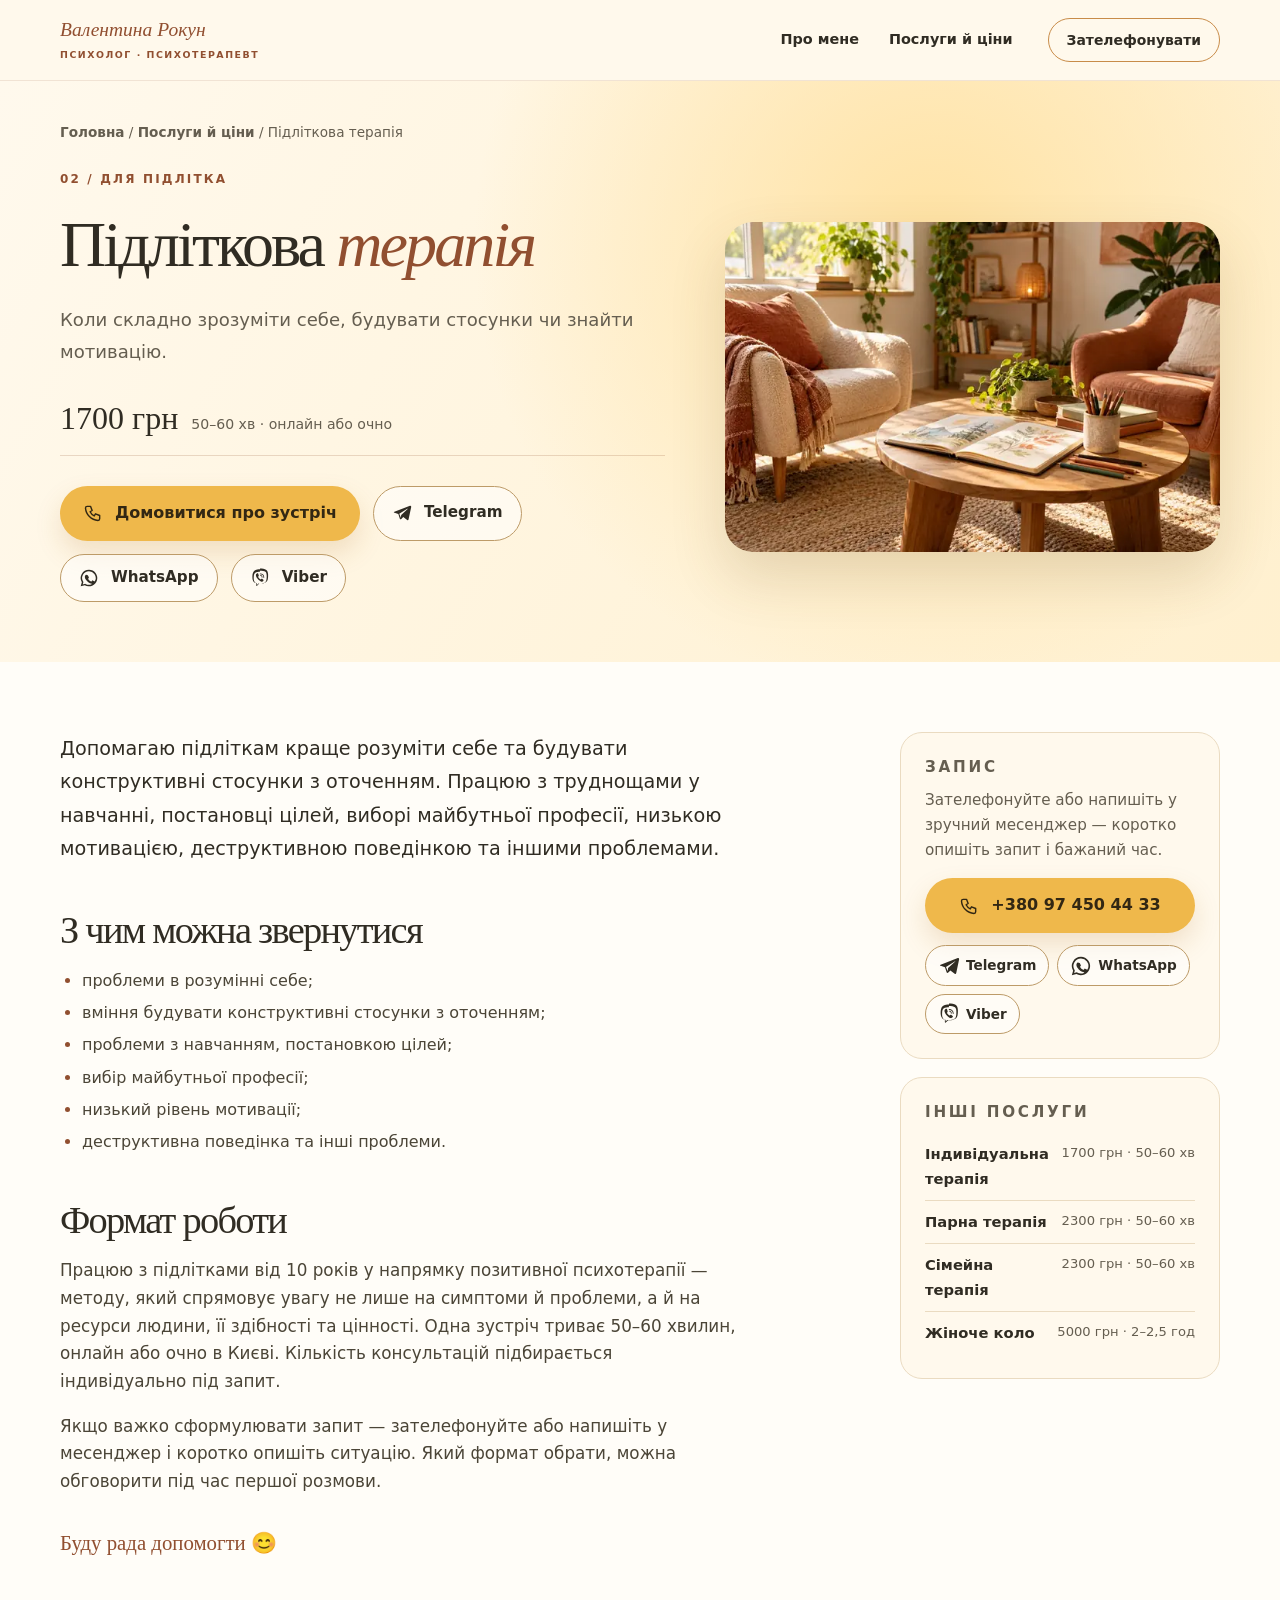
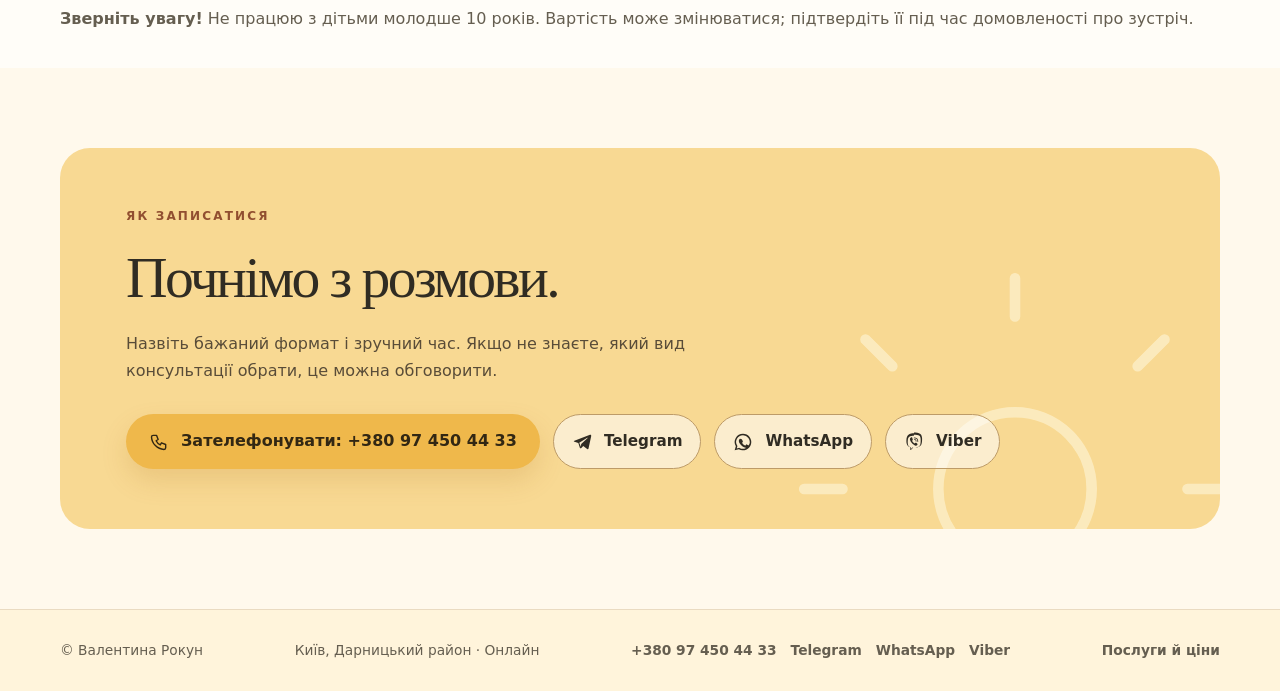
<file: services/teen/index.html>
<!doctype html>
<html lang="uk">
<head>
<meta charset="utf-8">
<meta name="viewport" content="width=device-width,initial-scale=1">
<meta name="theme-color" content="#fff8e9">
<title>Психолог для підлітків у Києві та онлайн | Валентина Рокун</title>
<meta name="description" content="Консультації Валентини Рокун для підлітків від 10 років. Теми зустрічей охоплюють стосунки, навчання й самооцінку. У Києві або онлайн, 1700 грн за зустріч.">
<link rel="canonical" href="https://valentyna-rokun.com/services/teen/">
<meta property="og:type" content="website">
<meta property="og:locale" content="uk_UA">
<meta property="og:site_name" content="Валентина Рокун — психолог">
<meta property="og:url" content="https://valentyna-rokun.com/services/teen/">
<meta property="og:title" content="Психолог для підлітків у Києві та онлайн | Валентина Рокун">
<meta property="og:description" content="Консультації Валентини Рокун для підлітків від 10 років. Теми зустрічей охоплюють стосунки, навчання й самооцінку. У Києві або онлайн, 1700 грн за зустріч.">
<meta property="og:image" content="https://valentyna-rokun.com/assets/og-image.jpg">
<meta property="og:image:width" content="1200">
<meta property="og:image:height" content="630">
<meta property="og:image:type" content="image/jpeg">
<meta property="og:image:alt" content="Валентина Рокун, психолог і психотерапевт">
<meta name="twitter:card" content="summary_large_image">
<meta name="twitter:title" content="Психолог для підлітків у Києві та онлайн | Валентина Рокун">
<meta name="twitter:description" content="Консультації Валентини Рокун для підлітків від 10 років. Теми зустрічей охоплюють стосунки, навчання й самооцінку. У Києві або онлайн, 1700 грн за зустріч.">
<meta name="twitter:image" content="https://valentyna-rokun.com/assets/og-image.jpg">
<meta name="twitter:image:alt" content="Валентина Рокун, психолог і психотерапевт">
<link rel="icon" href="../../assets/favicon.svg" type="image/svg+xml">
<link rel="stylesheet" href="../../assets/site.css">
<script type="application/ld+json">{"@context": "https://schema.org", "@graph": [{"@type": "Service", "name": "Підліткова терапія", "url": "https://valentyna-rokun.com/services/teen/", "serviceType": "Підліткова терапія", "provider": {"@id": "https://valentyna-rokun.com/#business"}, "areaServed": ["Київ", "Україна (онлайн)"], "offers": {"@type": "Offer", "price": "1700", "priceCurrency": "UAH", "url": "https://valentyna-rokun.com/services/teen/", "description": "50–60 хв · онлайн або очно"}, "@id": "https://valentyna-rokun.com/services/teen/#service", "mainEntityOfPage": "https://valentyna-rokun.com/services/teen/", "image": "https://valentyna-rokun.com/assets/teen-session.webp"}, {"@type": "BreadcrumbList", "itemListElement": [{"@type": "ListItem", "position": 1, "name": "Головна", "item": "https://valentyna-rokun.com/"}, {"@type": "ListItem", "position": 2, "name": "Послуги й ціни", "item": "https://valentyna-rokun.com/services/"}, {"@type": "ListItem", "position": 3, "name": "Підліткова терапія", "item": "https://valentyna-rokun.com/services/teen/"}]}]}</script>
</head>
<body>
<a class="skip" href="#main">До змісту</a>
<header class="header">
  <div class="wrap header-row">
    <a class="wordmark" href="../../" aria-label="Валентина Рокун, на головну"><span>Валентина Рокун</span><small>Психолог · Психотерапевт</small></a>
    <nav aria-label="Основна навігація">
      <a href="../../#about">Про мене</a>
      <a href="../../services/" aria-current="page">Послуги й ціни</a>
    </nav>
    <a class="header-contact" href="tel:+380974504433">Зателефонувати</a>
  </div>
</header>
<main id="main">
<section class="service-hero">
  <div class="wrap">
    <nav class="crumbs" aria-label="Ви тут"><a href="../../">Головна</a> / <a href="../../services/">Послуги й ціни</a> / <span aria-current="page">Підліткова терапія</span></nav>
    <div class="service-grid">
      <div class="service-copy">
        <p class="overline">02 / ДЛЯ ПІДЛІТКА</p>
        <h1>Підліткова <em>терапія</em></h1>
        <p class="lead">Коли складно зрозуміти себе, будувати стосунки чи знайти мотивацію.</p>
        <div class="price-row"><strong>1700 грн</strong><span>50–60 хв · онлайн або очно</span></div>
        <div class="hero-actions">
  <a class="btn primary" href="tel:+380974504433"><svg class="ui-icon" viewBox="0 0 24 24" fill="none" stroke="currentColor" stroke-width="1.7" stroke-linecap="round" stroke-linejoin="round" aria-hidden="true" focusable="false"><path d="M5 4h4l2 5-2.5 1.5a11 11 0 0 0 5 5L15 13l5 2v4a2 2 0 0 1-2 2A16 16 0 0 1 3 6a2 2 0 0 1 2-2Z"/></svg> Домовитися про зустріч</a>
  <a class="btn msg" href="https://t.me/+380974504433" rel="noopener"><svg class="ui-icon" viewBox="0 0 24 24" fill="currentColor" aria-hidden="true" focusable="false"><path d="M21.6 3.3 2.9 10.5c-1 .4-1 1 .1 1.3l4.6 1.5 1.8 5.5c.2.6.4.8.8.8.5 0 .7-.2 1-.5l2.3-2.2 4.7 3.5c.9.5 1.5.2 1.7-.8l3.1-14.6c.3-1.3-.5-1.9-1.4-1.7ZM8.7 13l9.6-6c.5-.3.9-.1.5.2l-7.8 7.1-.3 3.3L8.7 13Z"/></svg> Telegram</a>
  <a class="btn msg" href="https://wa.me/380974504433" rel="noopener"><svg class="ui-icon" viewBox="0 0 24 24" fill="currentColor" aria-hidden="true" focusable="false"><path d="M12 2a10 10 0 0 0-8.6 15.1L2 22l5-1.3A10 10 0 1 0 12 2Zm0 1.8a8.2 8.2 0 1 1-4.2 15.3l-.3-.2-3 .8.8-2.9-.2-.3A8.2 8.2 0 0 1 12 3.8Zm-3.3 4.4c-.2 0-.5 0-.7.3-.3.3-1 1-1 2.4s1 2.8 1.2 3c.1.2 2 3.2 5 4.3 2.5 1 3 .8 3.5.7.5 0 1.7-.7 2-1.4.2-.7.2-1.3.1-1.4l-.5-.3-1.8-.9c-.3-.1-.5-.1-.6.1l-.9 1.1c-.2.2-.3.2-.6.1a6.8 6.8 0 0 1-3.4-3c-.3-.4.3-.4.8-1.5.1-.2 0-.4 0-.5l-.9-2c-.2-.5-.4-.4-.6-.4Z"/></svg> WhatsApp</a>
  <a class="btn msg" href="viber://chat?number=%2B380974504433"><svg class="ui-icon" viewBox="0 0 24 24" fill="currentColor" aria-hidden="true" focusable="false"><path d="M12 1.5c-1.6 0-5 .2-7 2-1.5 1.4-2 3.5-2.1 6.1-.1 2.6-.1 7.5 4.6 8.8v2.4c0 .7.6.9 1 .5l2.6-2.6c1.9.1 3.6 0 4.6-.2 1.6-.3 4-1.1 5-3.1 1-2 1.1-5.8 1-7.8-.2-2.6-.7-4.1-2.1-5.3-1.9-1.6-5.2-1.8-7.6-1.8Zm-.1 1.7c2.7 0 5.3.3 6.6 1.4 1 .9 1.4 2.1 1.5 4.3.1 2 0 5.5-.8 7-.8 1.5-2.7 2.1-4 2.4-1 .2-2.9.3-4.7.2h-.4l-1.8 1.8v-1.9l-.5-.1C4.3 17.5 4.4 13 4.5 10.9c.1-2.3.5-3.8 1.5-4.8 1.6-1.4 4.3-1.5 5.9-1.5Zm-2.8 3c-.2 0-.4.1-.6.2l-.1.1c-.7.4-1.4 1.1-1.3 2-.1.3.1 1.9 1.8 4.2 1.7 2.3 3.6 3.2 4.5 3.6l.2.1c.5.2 1 .1 1.5-.3l.8-.6c.4-.3.5-.9.1-1.4l-1.4-1.1c-.4-.3-.9-.2-1.2.1l-.6.6c-1-.4-2.4-1.5-3.1-3.1l.6-.6c.3-.3.4-.8.1-1.2L9.8 6.5c-.2-.3-.5-.4-.7-.3Zm3.1.4a.5.5 0 0 0 0 1 3.9 3.9 0 0 1 3.9 3.9.5.5 0 0 0 1 0 4.9 4.9 0 0 0-4.9-4.9Zm.2 1.8a.5.5 0 0 0 0 1c1 0 1.6.6 1.6 1.7a.5.5 0 0 0 1 0c0-1.6-1-2.7-2.6-2.7Z"/></svg> Viber</a>
</div>
      </div>
      <div class="service-photo"><img src="../../assets/teen-session.webp" srcset="../../assets/teen-session-640.webp 640w, ../../assets/teen-session.webp 1200w" sizes="(max-width: 760px) 100vw, 45vw" width="1200" height="800" fetchpriority="high" alt="Світлий простір зі скетчбуком для розмови з підлітком"></div>
    </div>
  </div>
</section>

<section class="service-body">
  <div class="wrap service-columns">
    <article class="prose">
<p class="lead">Допомагаю підліткам краще розуміти себе та будувати конструктивні стосунки з оточенням. Працюю з труднощами у навчанні, постановці цілей, виборі майбутньої професії, низькою мотивацією, деструктивною поведінкою та іншими проблемами.</p>
<h2>З чим можна звернутися</h2>
<ul><li>проблеми в розумінні себе;</li><li>вміння будувати конструктивні стосунки з оточенням;</li><li>проблеми з навчанням, постановкою цілей;</li><li>вибір майбутньої професії;</li><li>низький рівень мотивації;</li><li>деструктивна поведінка та інші проблеми.</li></ul>
<h2>Формат роботи</h2>
<p>Працюю з підлітками від 10 років у напрямку позитивної психотерапії — методу, який спрямовує увагу не лише на симптоми й проблеми, а й на ресурси людини, її здібності та цінності. Одна зустріч триває 50–60 хвилин, онлайн або очно в Києві. Кількість консультацій підбирається індивідуально під запит.</p>
<p>Якщо важко сформулювати запит — зателефонуйте або напишіть у месенджер і коротко опишіть ситуацію. Який формат обрати, можна обговорити під час першої розмови.</p>
<p class="signoff">Буду рада допомогти 😊</p>
    </article>
    <aside class="service-aside">
      <div class="aside-card">
        <p class="overline">ЗАПИС</p>
        <p>Зателефонуйте або напишіть у зручний месенджер — коротко опишіть запит і бажаний час.</p>
        <a class="btn primary" href="tel:+380974504433"><svg class="ui-icon" viewBox="0 0 24 24" fill="none" stroke="currentColor" stroke-width="1.7" stroke-linecap="round" stroke-linejoin="round" aria-hidden="true" focusable="false"><path d="M5 4h4l2 5-2.5 1.5a11 11 0 0 0 5 5L15 13l5 2v4a2 2 0 0 1-2 2A16 16 0 0 1 3 6a2 2 0 0 1 2-2Z"/></svg> +380 97 450 44 33</a>
        <div class="aside-msgs">
          <a href="https://t.me/+380974504433" rel="noopener"><svg class="ui-icon" viewBox="0 0 24 24" fill="currentColor" aria-hidden="true" focusable="false"><path d="M21.6 3.3 2.9 10.5c-1 .4-1 1 .1 1.3l4.6 1.5 1.8 5.5c.2.6.4.8.8.8.5 0 .7-.2 1-.5l2.3-2.2 4.7 3.5c.9.5 1.5.2 1.7-.8l3.1-14.6c.3-1.3-.5-1.9-1.4-1.7ZM8.7 13l9.6-6c.5-.3.9-.1.5.2l-7.8 7.1-.3 3.3L8.7 13Z"/></svg> Telegram</a>
          <a href="https://wa.me/380974504433" rel="noopener"><svg class="ui-icon" viewBox="0 0 24 24" fill="currentColor" aria-hidden="true" focusable="false"><path d="M12 2a10 10 0 0 0-8.6 15.1L2 22l5-1.3A10 10 0 1 0 12 2Zm0 1.8a8.2 8.2 0 1 1-4.2 15.3l-.3-.2-3 .8.8-2.9-.2-.3A8.2 8.2 0 0 1 12 3.8Zm-3.3 4.4c-.2 0-.5 0-.7.3-.3.3-1 1-1 2.4s1 2.8 1.2 3c.1.2 2 3.2 5 4.3 2.5 1 3 .8 3.5.7.5 0 1.7-.7 2-1.4.2-.7.2-1.3.1-1.4l-.5-.3-1.8-.9c-.3-.1-.5-.1-.6.1l-.9 1.1c-.2.2-.3.2-.6.1a6.8 6.8 0 0 1-3.4-3c-.3-.4.3-.4.8-1.5.1-.2 0-.4 0-.5l-.9-2c-.2-.5-.4-.4-.6-.4Z"/></svg> WhatsApp</a>
          <a href="viber://chat?number=%2B380974504433"><svg class="ui-icon" viewBox="0 0 24 24" fill="currentColor" aria-hidden="true" focusable="false"><path d="M12 1.5c-1.6 0-5 .2-7 2-1.5 1.4-2 3.5-2.1 6.1-.1 2.6-.1 7.5 4.6 8.8v2.4c0 .7.6.9 1 .5l2.6-2.6c1.9.1 3.6 0 4.6-.2 1.6-.3 4-1.1 5-3.1 1-2 1.1-5.8 1-7.8-.2-2.6-.7-4.1-2.1-5.3-1.9-1.6-5.2-1.8-7.6-1.8Zm-.1 1.7c2.7 0 5.3.3 6.6 1.4 1 .9 1.4 2.1 1.5 4.3.1 2 0 5.5-.8 7-.8 1.5-2.7 2.1-4 2.4-1 .2-2.9.3-4.7.2h-.4l-1.8 1.8v-1.9l-.5-.1C4.3 17.5 4.4 13 4.5 10.9c.1-2.3.5-3.8 1.5-4.8 1.6-1.4 4.3-1.5 5.9-1.5Zm-2.8 3c-.2 0-.4.1-.6.2l-.1.1c-.7.4-1.4 1.1-1.3 2-.1.3.1 1.9 1.8 4.2 1.7 2.3 3.6 3.2 4.5 3.6l.2.1c.5.2 1 .1 1.5-.3l.8-.6c.4-.3.5-.9.1-1.4l-1.4-1.1c-.4-.3-.9-.2-1.2.1l-.6.6c-1-.4-2.4-1.5-3.1-3.1l.6-.6c.3-.3.4-.8.1-1.2L9.8 6.5c-.2-.3-.5-.4-.7-.3Zm3.1.4a.5.5 0 0 0 0 1 3.9 3.9 0 0 1 3.9 3.9.5.5 0 0 0 1 0 4.9 4.9 0 0 0-4.9-4.9Zm.2 1.8a.5.5 0 0 0 0 1c1 0 1.6.6 1.6 1.7a.5.5 0 0 0 1 0c0-1.6-1-2.7-2.6-2.7Z"/></svg> Viber</a>
        </div>
      </div>
      <div class="aside-card">
        <p class="overline">ІНШІ ПОСЛУГИ</p>
        <ul class="aside-list"><li><a href="../individual/">Індивідуальна терапія</a> <span>1700 грн · 50–60 хв</span></li><li><a href="../couple/">Парна терапія</a> <span>2300 грн · 50–60 хв</span></li><li><a href="../family/">Сімейна терапія</a> <span>2300 грн · 50–60 хв</span></li><li><a href="../zhinoche-kolo/">Жіноче коло</a> <span>5000 грн · 2–2,5 год</span></li></ul>
      </div>
    </aside>
  </div>
  <div class="wrap offer-note">
    <p><strong>Зверніть увагу!</strong> Не працюю з дітьми молодше 10 років. Вартість може змінюватися; підтвердіть її під час домовленості про зустріч.</p>
  </div>
</section>

<section class="start" id="contact">
  <div class="wrap start-box">
    <div>
      <p class="overline">ЯК ЗАПИСАТИСЯ</p>
      <h2>Почнімо з розмови.</h2>
      <p>Назвіть бажаний формат і зручний час. Якщо не знаєте, який вид консультації обрати, це можна обговорити.</p>
      <div class="hero-actions">
  <a class="btn primary" href="tel:+380974504433"><svg class="ui-icon" viewBox="0 0 24 24" fill="none" stroke="currentColor" stroke-width="1.7" stroke-linecap="round" stroke-linejoin="round" aria-hidden="true" focusable="false"><path d="M5 4h4l2 5-2.5 1.5a11 11 0 0 0 5 5L15 13l5 2v4a2 2 0 0 1-2 2A16 16 0 0 1 3 6a2 2 0 0 1 2-2Z"/></svg> Зателефонувати: +380 97 450 44 33</a>
  <a class="btn msg" href="https://t.me/+380974504433" rel="noopener"><svg class="ui-icon" viewBox="0 0 24 24" fill="currentColor" aria-hidden="true" focusable="false"><path d="M21.6 3.3 2.9 10.5c-1 .4-1 1 .1 1.3l4.6 1.5 1.8 5.5c.2.6.4.8.8.8.5 0 .7-.2 1-.5l2.3-2.2 4.7 3.5c.9.5 1.5.2 1.7-.8l3.1-14.6c.3-1.3-.5-1.9-1.4-1.7ZM8.7 13l9.6-6c.5-.3.9-.1.5.2l-7.8 7.1-.3 3.3L8.7 13Z"/></svg> Telegram</a>
  <a class="btn msg" href="https://wa.me/380974504433" rel="noopener"><svg class="ui-icon" viewBox="0 0 24 24" fill="currentColor" aria-hidden="true" focusable="false"><path d="M12 2a10 10 0 0 0-8.6 15.1L2 22l5-1.3A10 10 0 1 0 12 2Zm0 1.8a8.2 8.2 0 1 1-4.2 15.3l-.3-.2-3 .8.8-2.9-.2-.3A8.2 8.2 0 0 1 12 3.8Zm-3.3 4.4c-.2 0-.5 0-.7.3-.3.3-1 1-1 2.4s1 2.8 1.2 3c.1.2 2 3.2 5 4.3 2.5 1 3 .8 3.5.7.5 0 1.7-.7 2-1.4.2-.7.2-1.3.1-1.4l-.5-.3-1.8-.9c-.3-.1-.5-.1-.6.1l-.9 1.1c-.2.2-.3.2-.6.1a6.8 6.8 0 0 1-3.4-3c-.3-.4.3-.4.8-1.5.1-.2 0-.4 0-.5l-.9-2c-.2-.5-.4-.4-.6-.4Z"/></svg> WhatsApp</a>
  <a class="btn msg" href="viber://chat?number=%2B380974504433"><svg class="ui-icon" viewBox="0 0 24 24" fill="currentColor" aria-hidden="true" focusable="false"><path d="M12 1.5c-1.6 0-5 .2-7 2-1.5 1.4-2 3.5-2.1 6.1-.1 2.6-.1 7.5 4.6 8.8v2.4c0 .7.6.9 1 .5l2.6-2.6c1.9.1 3.6 0 4.6-.2 1.6-.3 4-1.1 5-3.1 1-2 1.1-5.8 1-7.8-.2-2.6-.7-4.1-2.1-5.3-1.9-1.6-5.2-1.8-7.6-1.8Zm-.1 1.7c2.7 0 5.3.3 6.6 1.4 1 .9 1.4 2.1 1.5 4.3.1 2 0 5.5-.8 7-.8 1.5-2.7 2.1-4 2.4-1 .2-2.9.3-4.7.2h-.4l-1.8 1.8v-1.9l-.5-.1C4.3 17.5 4.4 13 4.5 10.9c.1-2.3.5-3.8 1.5-4.8 1.6-1.4 4.3-1.5 5.9-1.5Zm-2.8 3c-.2 0-.4.1-.6.2l-.1.1c-.7.4-1.4 1.1-1.3 2-.1.3.1 1.9 1.8 4.2 1.7 2.3 3.6 3.2 4.5 3.6l.2.1c.5.2 1 .1 1.5-.3l.8-.6c.4-.3.5-.9.1-1.4l-1.4-1.1c-.4-.3-.9-.2-1.2.1l-.6.6c-1-.4-2.4-1.5-3.1-3.1l.6-.6c.3-.3.4-.8.1-1.2L9.8 6.5c-.2-.3-.5-.4-.7-.3Zm3.1.4a.5.5 0 0 0 0 1 3.9 3.9 0 0 1 3.9 3.9.5.5 0 0 0 1 0 4.9 4.9 0 0 0-4.9-4.9Zm.2 1.8a.5.5 0 0 0 0 1c1 0 1.6.6 1.6 1.7a.5.5 0 0 0 1 0c0-1.6-1-2.7-2.6-2.7Z"/></svg> Viber</a>
</div>
    </div>
    <div class="start-mark" aria-hidden="true"><svg class="sun-art" viewBox="0 0 24 24" fill="none" stroke="currentColor" stroke-width="1.7" stroke-linecap="round" stroke-linejoin="round" aria-hidden="true" focusable="false"><circle cx="12" cy="12" r="4"/><path d="M12 1v2M12 21v2M1 12h2M21 12h2M4.2 4.2l1.4 1.4m12.8 12.8 1.4 1.4M4.2 19.8l1.4-1.4M18.4 5.6l1.4-1.4"/></svg></div>
  </div>
</section>
</main>
<footer>
  <div class="wrap footer-row">
    <span>© Валентина Рокун</span>
    <span>Київ, Дарницький район · Онлайн</span>
    <span class="footer-contacts">
      <a href="tel:+380974504433">+380 97 450 44 33</a>
      <a href="https://t.me/+380974504433" rel="noopener">Telegram</a>
      <a href="https://wa.me/380974504433" rel="noopener">WhatsApp</a>
      <a href="viber://chat?number=%2B380974504433">Viber</a>
    </span>
    <a href="../../services/">Послуги й ціни</a>
  </div>
</footer>
</body>
</html>
</file>
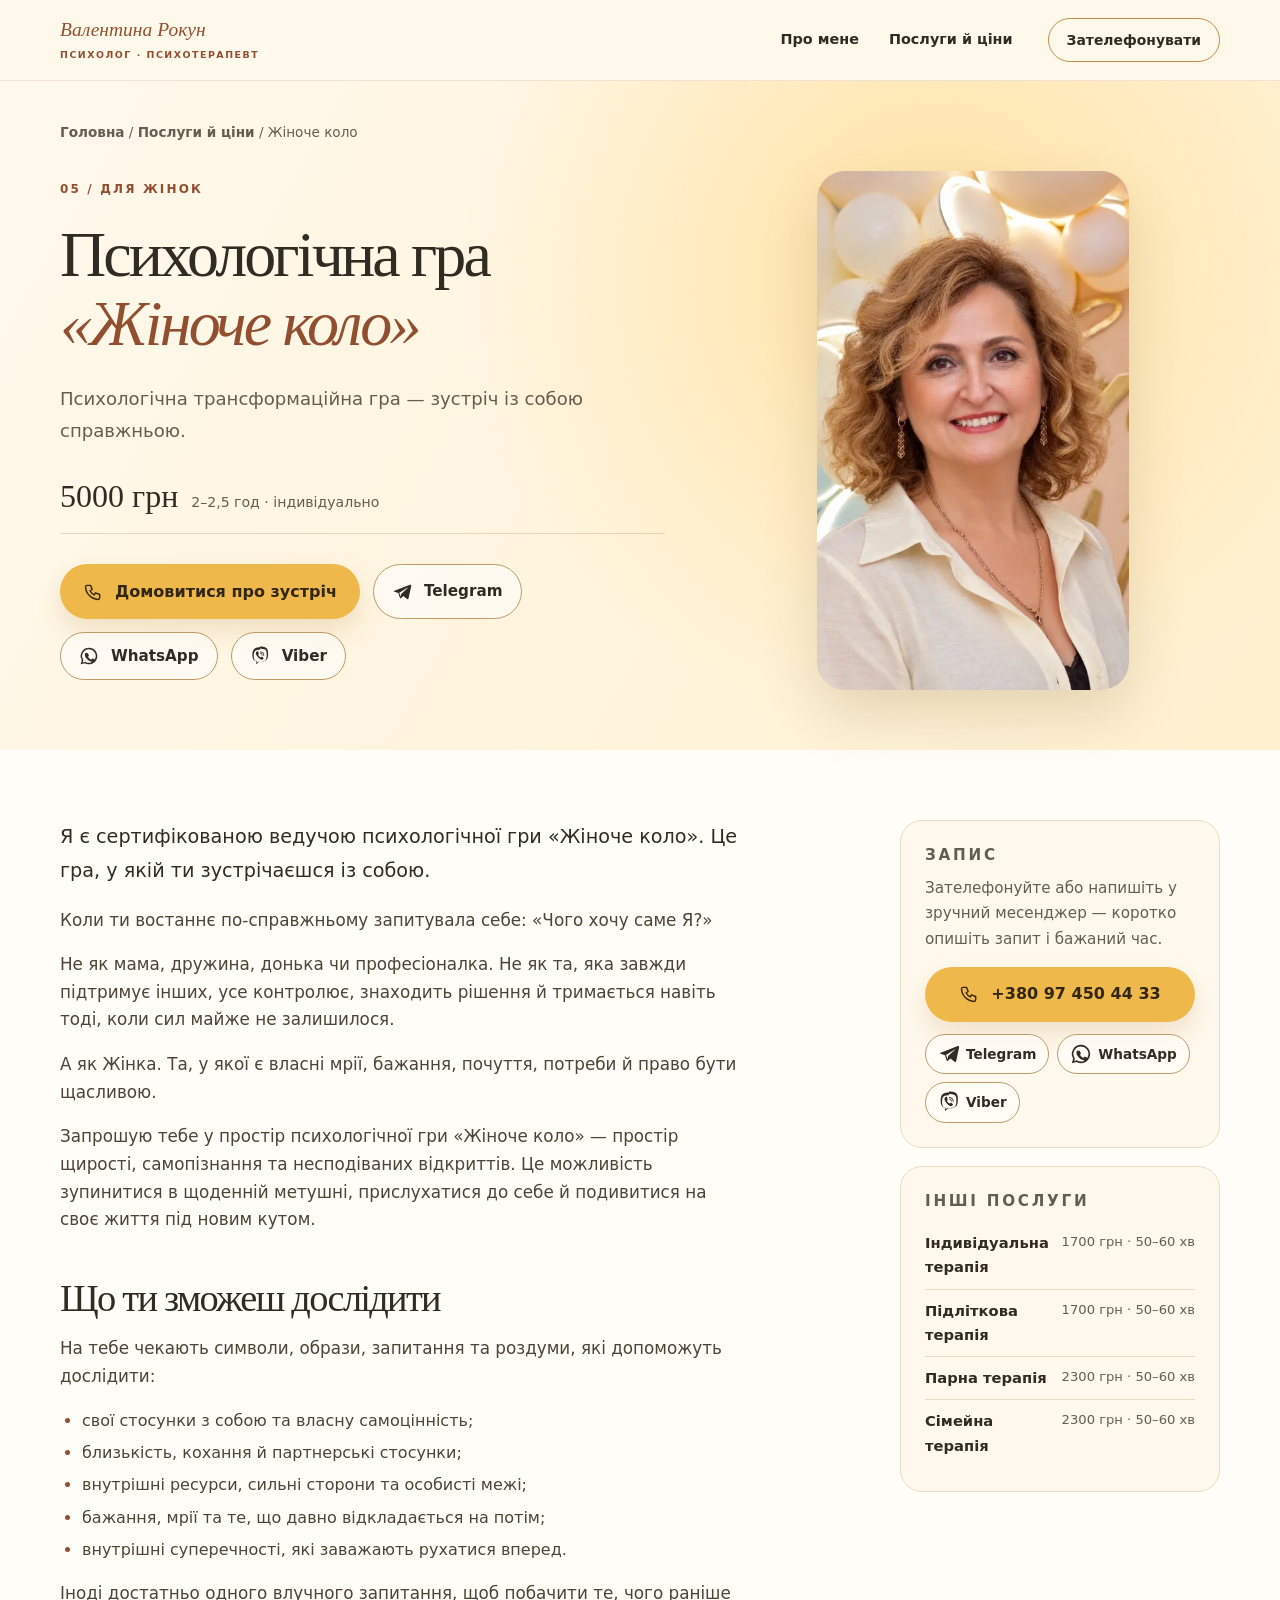
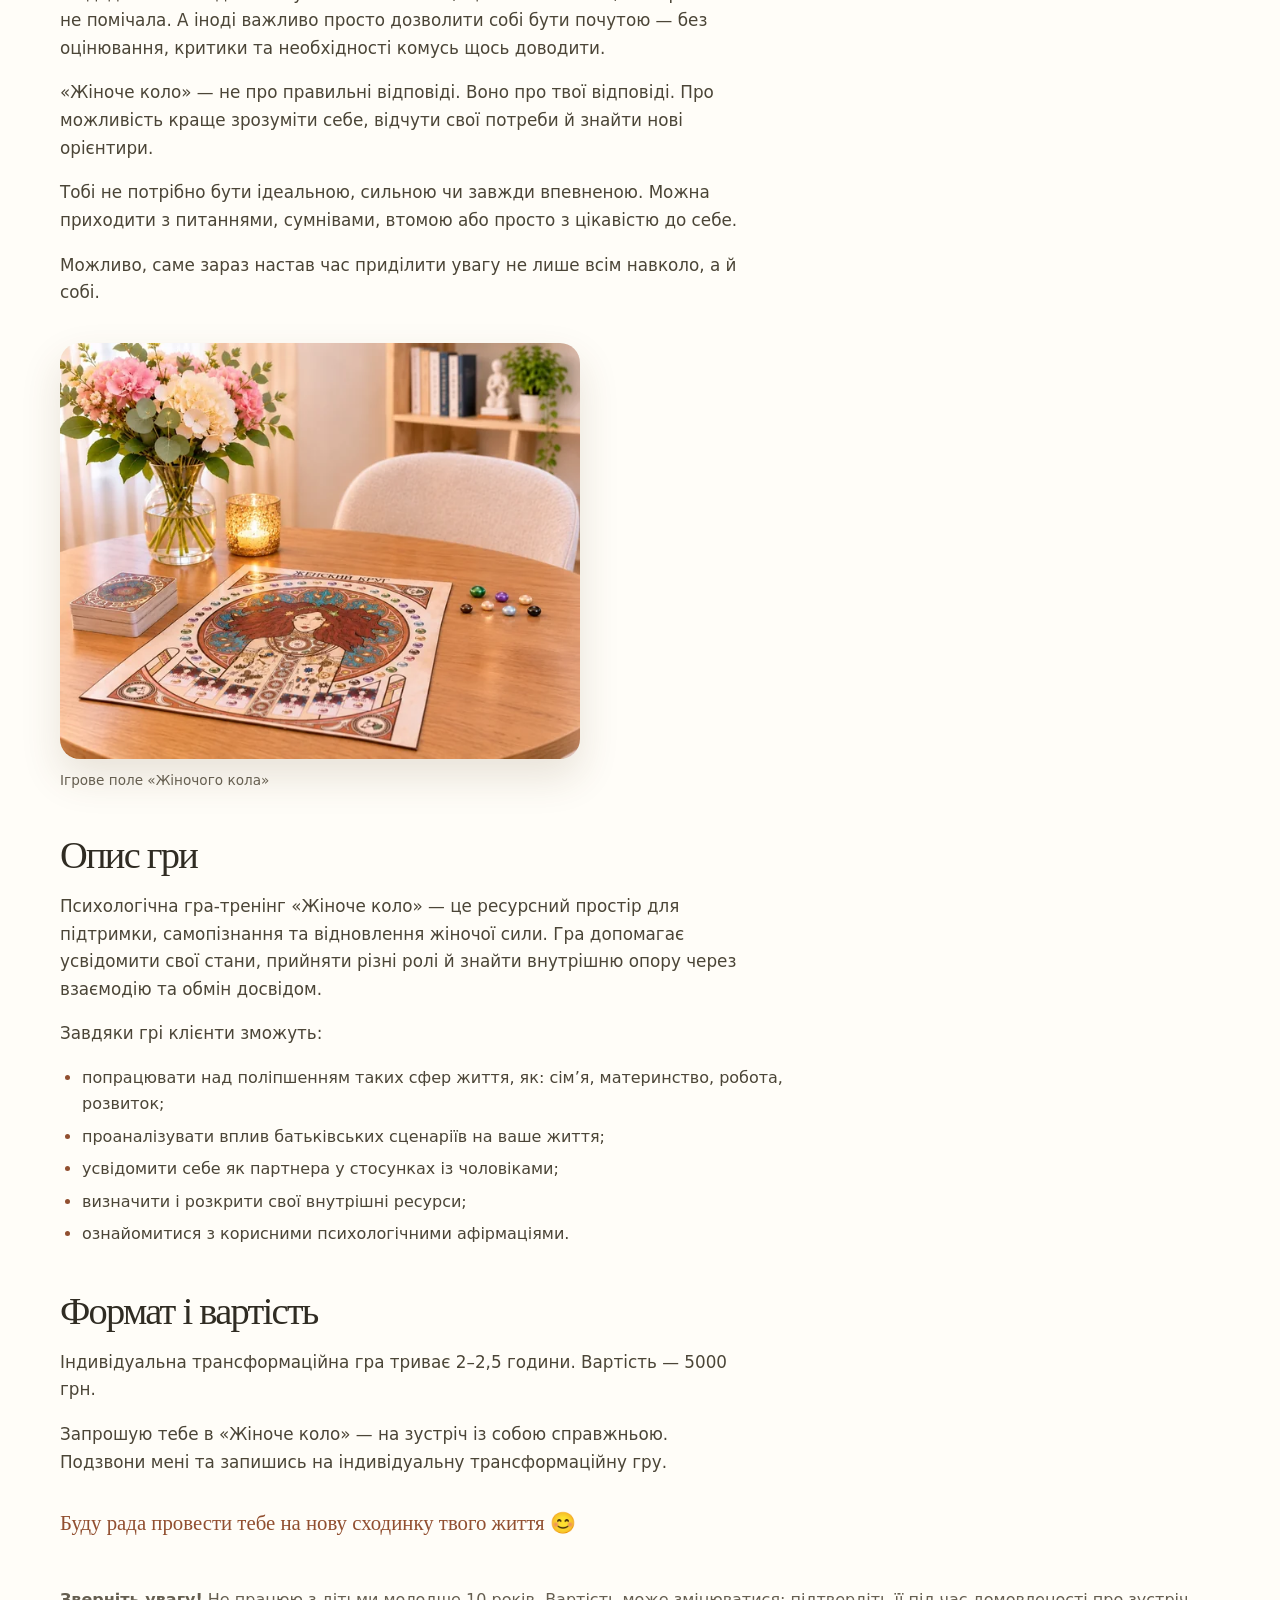
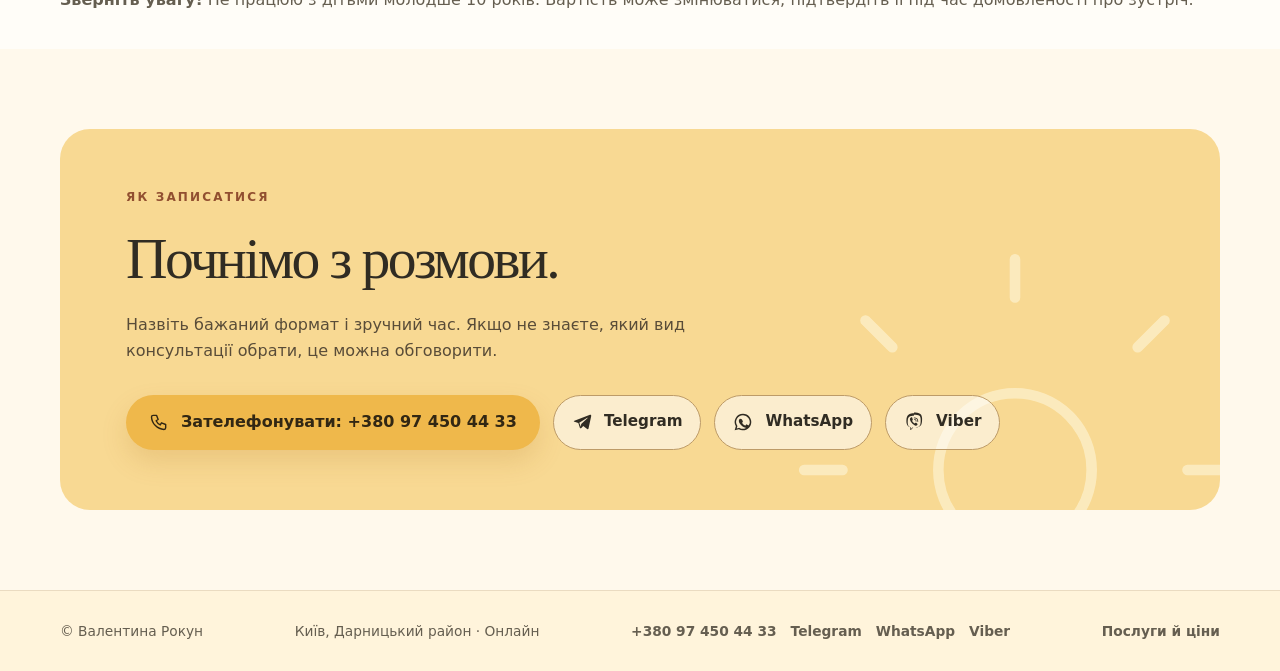
<file: services/zhinoche-kolo/index.html>
<!doctype html>
<html lang="uk">
<head>
<meta charset="utf-8">
<meta name="viewport" content="width=device-width,initial-scale=1">
<meta name="theme-color" content="#fff8e9">
<title>Психологічна гра «Жіноче коло» | Валентина Рокун</title>
<meta name="description" content="Індивідуальна психологічна гра «Жіноче коло» з Валентиною Рокун. Дослідіть власні бажання, стосунки й особисті межі. Зустріч триває від 2 до 2,5 години, вартість 5000 грн.">
<link rel="canonical" href="https://valentyna-rokun.com/services/zhinoche-kolo/">
<meta property="og:type" content="website">
<meta property="og:locale" content="uk_UA">
<meta property="og:site_name" content="Валентина Рокун — психолог">
<meta property="og:url" content="https://valentyna-rokun.com/services/zhinoche-kolo/">
<meta property="og:title" content="Психологічна гра «Жіноче коло» | Валентина Рокун">
<meta property="og:description" content="Індивідуальна психологічна гра «Жіноче коло» з Валентиною Рокун. Дослідіть власні бажання, стосунки й особисті межі. Зустріч триває від 2 до 2,5 години, вартість 5000 грн.">
<meta property="og:image" content="https://valentyna-rokun.com/assets/zhinoche-kolo-preview.jpg">
<meta property="og:image:width" content="1200">
<meta property="og:image:height" content="630">
<meta property="og:image:type" content="image/jpeg">
<meta property="og:image:alt" content="Ігрове поле «Жіноче коло», колода карт і кольорові фішки на столі">
<meta name="twitter:card" content="summary_large_image">
<meta name="twitter:title" content="Психологічна гра «Жіноче коло» | Валентина Рокун">
<meta name="twitter:description" content="Індивідуальна психологічна гра «Жіноче коло» з Валентиною Рокун. Дослідіть власні бажання, стосунки й особисті межі. Зустріч триває від 2 до 2,5 години, вартість 5000 грн.">
<meta name="twitter:image" content="https://valentyna-rokun.com/assets/zhinoche-kolo-preview.jpg">
<meta name="twitter:image:alt" content="Ігрове поле «Жіноче коло», колода карт і кольорові фішки на столі">
<link rel="icon" href="../../assets/favicon.svg" type="image/svg+xml">
<link rel="stylesheet" href="../../assets/site.css">
<script type="application/ld+json">{"@context": "https://schema.org", "@graph": [{"@type": "Service", "name": "Психологічна гра «Жіноче коло»", "url": "https://valentyna-rokun.com/services/zhinoche-kolo/", "serviceType": "Жіноче коло", "provider": {"@id": "https://valentyna-rokun.com/#business"}, "areaServed": ["Київ", "Україна (онлайн)"], "offers": {"@type": "Offer", "price": "5000", "priceCurrency": "UAH", "url": "https://valentyna-rokun.com/services/zhinoche-kolo/", "description": "2–2,5 год · індивідуально"}, "@id": "https://valentyna-rokun.com/services/zhinoche-kolo/#service", "mainEntityOfPage": "https://valentyna-rokun.com/services/zhinoche-kolo/", "image": ["https://valentyna-rokun.com/assets/zhinoche-kolo-ihrove-pole.webp", "https://valentyna-rokun.com/assets/valentyna-rokun-zhinoche-kolo.webp"]}, {"@type": "BreadcrumbList", "itemListElement": [{"@type": "ListItem", "position": 1, "name": "Головна", "item": "https://valentyna-rokun.com/"}, {"@type": "ListItem", "position": 2, "name": "Послуги й ціни", "item": "https://valentyna-rokun.com/services/"}, {"@type": "ListItem", "position": 3, "name": "Жіноче коло", "item": "https://valentyna-rokun.com/services/zhinoche-kolo/"}]}]}</script>
</head>
<body>
<a class="skip" href="#main">До змісту</a>
<header class="header">
  <div class="wrap header-row">
    <a class="wordmark" href="../../" aria-label="Валентина Рокун, на головну"><span>Валентина Рокун</span><small>Психолог · Психотерапевт</small></a>
    <nav aria-label="Основна навігація">
      <a href="../../#about">Про мене</a>
      <a href="../../services/" aria-current="page">Послуги й ціни</a>
    </nav>
    <a class="header-contact" href="tel:+380974504433">Зателефонувати</a>
  </div>
</header>
<main id="main">
<section class="service-hero">
  <div class="wrap">
    <nav class="crumbs" aria-label="Ви тут"><a href="../../">Головна</a> / <a href="../../services/">Послуги й ціни</a> / <span aria-current="page">Жіноче коло</span></nav>
    <div class="service-grid">
      <div class="service-copy">
        <p class="overline">05 / ДЛЯ ЖІНОК</p>
        <h1>Психологічна гра <em>«Жіноче коло»</em></h1>
        <p class="lead">Психологічна трансформаційна гра — зустріч із собою справжньою.</p>
        <div class="price-row"><strong>5000 грн</strong><span>2–2,5 год · індивідуально</span></div>
        <div class="hero-actions">
  <a class="btn primary" href="tel:+380974504433"><svg class="ui-icon" viewBox="0 0 24 24" fill="none" stroke="currentColor" stroke-width="1.7" stroke-linecap="round" stroke-linejoin="round" aria-hidden="true" focusable="false"><path d="M5 4h4l2 5-2.5 1.5a11 11 0 0 0 5 5L15 13l5 2v4a2 2 0 0 1-2 2A16 16 0 0 1 3 6a2 2 0 0 1 2-2Z"/></svg> Домовитися про зустріч</a>
  <a class="btn msg" href="https://t.me/+380974504433" rel="noopener"><svg class="ui-icon" viewBox="0 0 24 24" fill="currentColor" aria-hidden="true" focusable="false"><path d="M21.6 3.3 2.9 10.5c-1 .4-1 1 .1 1.3l4.6 1.5 1.8 5.5c.2.6.4.8.8.8.5 0 .7-.2 1-.5l2.3-2.2 4.7 3.5c.9.5 1.5.2 1.7-.8l3.1-14.6c.3-1.3-.5-1.9-1.4-1.7ZM8.7 13l9.6-6c.5-.3.9-.1.5.2l-7.8 7.1-.3 3.3L8.7 13Z"/></svg> Telegram</a>
  <a class="btn msg" href="https://wa.me/380974504433" rel="noopener"><svg class="ui-icon" viewBox="0 0 24 24" fill="currentColor" aria-hidden="true" focusable="false"><path d="M12 2a10 10 0 0 0-8.6 15.1L2 22l5-1.3A10 10 0 1 0 12 2Zm0 1.8a8.2 8.2 0 1 1-4.2 15.3l-.3-.2-3 .8.8-2.9-.2-.3A8.2 8.2 0 0 1 12 3.8Zm-3.3 4.4c-.2 0-.5 0-.7.3-.3.3-1 1-1 2.4s1 2.8 1.2 3c.1.2 2 3.2 5 4.3 2.5 1 3 .8 3.5.7.5 0 1.7-.7 2-1.4.2-.7.2-1.3.1-1.4l-.5-.3-1.8-.9c-.3-.1-.5-.1-.6.1l-.9 1.1c-.2.2-.3.2-.6.1a6.8 6.8 0 0 1-3.4-3c-.3-.4.3-.4.8-1.5.1-.2 0-.4 0-.5l-.9-2c-.2-.5-.4-.4-.6-.4Z"/></svg> WhatsApp</a>
  <a class="btn msg" href="viber://chat?number=%2B380974504433"><svg class="ui-icon" viewBox="0 0 24 24" fill="currentColor" aria-hidden="true" focusable="false"><path d="M12 1.5c-1.6 0-5 .2-7 2-1.5 1.4-2 3.5-2.1 6.1-.1 2.6-.1 7.5 4.6 8.8v2.4c0 .7.6.9 1 .5l2.6-2.6c1.9.1 3.6 0 4.6-.2 1.6-.3 4-1.1 5-3.1 1-2 1.1-5.8 1-7.8-.2-2.6-.7-4.1-2.1-5.3-1.9-1.6-5.2-1.8-7.6-1.8Zm-.1 1.7c2.7 0 5.3.3 6.6 1.4 1 .9 1.4 2.1 1.5 4.3.1 2 0 5.5-.8 7-.8 1.5-2.7 2.1-4 2.4-1 .2-2.9.3-4.7.2h-.4l-1.8 1.8v-1.9l-.5-.1C4.3 17.5 4.4 13 4.5 10.9c.1-2.3.5-3.8 1.5-4.8 1.6-1.4 4.3-1.5 5.9-1.5Zm-2.8 3c-.2 0-.4.1-.6.2l-.1.1c-.7.4-1.4 1.1-1.3 2-.1.3.1 1.9 1.8 4.2 1.7 2.3 3.6 3.2 4.5 3.6l.2.1c.5.2 1 .1 1.5-.3l.8-.6c.4-.3.5-.9.1-1.4l-1.4-1.1c-.4-.3-.9-.2-1.2.1l-.6.6c-1-.4-2.4-1.5-3.1-3.1l.6-.6c.3-.3.4-.8.1-1.2L9.8 6.5c-.2-.3-.5-.4-.7-.3Zm3.1.4a.5.5 0 0 0 0 1 3.9 3.9 0 0 1 3.9 3.9.5.5 0 0 0 1 0 4.9 4.9 0 0 0-4.9-4.9Zm.2 1.8a.5.5 0 0 0 0 1c1 0 1.6.6 1.6 1.7a.5.5 0 0 0 1 0c0-1.6-1-2.7-2.6-2.7Z"/></svg> Viber</a>
</div>
      </div>
      <div class="service-photo circle-portrait"><img src="../../assets/valentyna-rokun-zhinoche-kolo.webp" srcset="../../assets/valentyna-rokun-zhinoche-kolo-480.webp 480w, ../../assets/valentyna-rokun-zhinoche-kolo.webp 924w" sizes="(max-width: 360px) 86vw, 312px" width="924" height="1536" fetchpriority="high" alt="Валентина Рокун, ведуча психологічної гри «Жіноче коло»"></div>
    </div>
  </div>
</section>

<section class="service-body">
  <div class="wrap service-columns">
    <article class="prose">
<p class="lead">Я є сертифікованою ведучою психологічної гри «Жіноче коло». Це гра, у якій ти зустрічаєшся із собою.</p>
<p>Коли ти востаннє по-справжньому запитувала себе: «Чого хочу саме Я?»</p>
<p>Не як мама, дружина, донька чи професіоналка. Не як та, яка завжди підтримує інших, усе контролює, знаходить рішення й тримається навіть тоді, коли сил майже не залишилося.</p>
<p>А як Жінка. Та, у якої є власні мрії, бажання, почуття, потреби й право бути щасливою.</p>
<p>Запрошую тебе у простір психологічної гри «Жіноче коло» — простір щирості, самопізнання та несподіваних відкриттів. Це можливість зупинитися в щоденній метушні, прислухатися до себе й подивитися на своє життя під новим кутом.</p>
<h2>Що ти зможеш дослідити</h2><p>На тебе чекають символи, образи, запитання та роздуми, які допоможуть дослідити:</p>
<ul><li>свої стосунки з собою та власну самоцінність;</li><li>близькість, кохання й партнерські стосунки;</li><li>внутрішні ресурси, сильні сторони та особисті межі;</li><li>бажання, мрії та те, що давно відкладається на потім;</li><li>внутрішні суперечності, які заважають рухатися вперед.</li></ul>
<p>Іноді достатньо одного влучного запитання, щоб побачити те, чого раніше не помічала. А іноді важливо просто дозволити собі бути почутою — без оцінювання, критики та необхідності комусь щось доводити.</p>
<p>«Жіноче коло» — не про правильні відповіді. Воно про твої відповіді. Про можливість краще зрозуміти себе, відчути свої потреби й знайти нові орієнтири.</p>
<p>Тобі не потрібно бути ідеальною, сильною чи завжди впевненою. Можна приходити з питаннями, сумнівами, втомою або просто з цікавістю до себе.</p>
<p>Можливо, саме зараз настав час приділити увагу не лише всім навколо, а й собі.</p>
<figure class="board-figure"><img src="../../assets/zhinoche-kolo-ihrove-pole.webp" srcset="../../assets/zhinoche-kolo-ihrove-pole-640.webp 640w, ../../assets/zhinoche-kolo-ihrove-pole.webp 1402w" sizes="(max-width: 600px) 92vw, 520px" width="1402" height="1122" loading="lazy" alt="Ігрове поле «Жіноче коло», колода карт і кольорові фішки на столі"><figcaption>Ігрове поле «Жіночого кола»</figcaption></figure>
<h2>Опис гри</h2>
<p>Психологічна гра-тренінг «Жіноче коло» — це ресурсний простір для підтримки, самопізнання та відновлення жіночої сили. Гра допомагає усвідомити свої стани, прийняти різні ролі й знайти внутрішню опору через взаємодію та обмін досвідом.</p>
<p>Завдяки грі клієнти зможуть:</p>
<ul><li>попрацювати над поліпшенням таких сфер життя, як: сім’я, материнство, робота, розвиток;</li><li>проаналізувати вплив батьківських сценаріїв на ваше життя;</li><li>усвідомити себе як партнера у стосунках із чоловіками;</li><li>визначити і розкрити свої внутрішні ресурси;</li><li>ознайомитися з корисними психологічними афірмаціями.</li></ul>
<h2>Формат і вартість</h2>
<p>Індивідуальна трансформаційна гра триває 2–2,5 години. Вартість — 5000 грн.</p>
<p>Запрошую тебе в «Жіноче коло» — на зустріч із собою справжньою. Подзвони мені та запишись на індивідуальну трансформаційну гру.</p>
<p class="signoff">Буду рада провести тебе на нову сходинку твого життя 😊</p>
    </article>
    <aside class="service-aside">
      <div class="aside-card">
        <p class="overline">ЗАПИС</p>
        <p>Зателефонуйте або напишіть у зручний месенджер — коротко опишіть запит і бажаний час.</p>
        <a class="btn primary" href="tel:+380974504433"><svg class="ui-icon" viewBox="0 0 24 24" fill="none" stroke="currentColor" stroke-width="1.7" stroke-linecap="round" stroke-linejoin="round" aria-hidden="true" focusable="false"><path d="M5 4h4l2 5-2.5 1.5a11 11 0 0 0 5 5L15 13l5 2v4a2 2 0 0 1-2 2A16 16 0 0 1 3 6a2 2 0 0 1 2-2Z"/></svg> +380 97 450 44 33</a>
        <div class="aside-msgs">
          <a href="https://t.me/+380974504433" rel="noopener"><svg class="ui-icon" viewBox="0 0 24 24" fill="currentColor" aria-hidden="true" focusable="false"><path d="M21.6 3.3 2.9 10.5c-1 .4-1 1 .1 1.3l4.6 1.5 1.8 5.5c.2.6.4.8.8.8.5 0 .7-.2 1-.5l2.3-2.2 4.7 3.5c.9.5 1.5.2 1.7-.8l3.1-14.6c.3-1.3-.5-1.9-1.4-1.7ZM8.7 13l9.6-6c.5-.3.9-.1.5.2l-7.8 7.1-.3 3.3L8.7 13Z"/></svg> Telegram</a>
          <a href="https://wa.me/380974504433" rel="noopener"><svg class="ui-icon" viewBox="0 0 24 24" fill="currentColor" aria-hidden="true" focusable="false"><path d="M12 2a10 10 0 0 0-8.6 15.1L2 22l5-1.3A10 10 0 1 0 12 2Zm0 1.8a8.2 8.2 0 1 1-4.2 15.3l-.3-.2-3 .8.8-2.9-.2-.3A8.2 8.2 0 0 1 12 3.8Zm-3.3 4.4c-.2 0-.5 0-.7.3-.3.3-1 1-1 2.4s1 2.8 1.2 3c.1.2 2 3.2 5 4.3 2.5 1 3 .8 3.5.7.5 0 1.7-.7 2-1.4.2-.7.2-1.3.1-1.4l-.5-.3-1.8-.9c-.3-.1-.5-.1-.6.1l-.9 1.1c-.2.2-.3.2-.6.1a6.8 6.8 0 0 1-3.4-3c-.3-.4.3-.4.8-1.5.1-.2 0-.4 0-.5l-.9-2c-.2-.5-.4-.4-.6-.4Z"/></svg> WhatsApp</a>
          <a href="viber://chat?number=%2B380974504433"><svg class="ui-icon" viewBox="0 0 24 24" fill="currentColor" aria-hidden="true" focusable="false"><path d="M12 1.5c-1.6 0-5 .2-7 2-1.5 1.4-2 3.5-2.1 6.1-.1 2.6-.1 7.5 4.6 8.8v2.4c0 .7.6.9 1 .5l2.6-2.6c1.9.1 3.6 0 4.6-.2 1.6-.3 4-1.1 5-3.1 1-2 1.1-5.8 1-7.8-.2-2.6-.7-4.1-2.1-5.3-1.9-1.6-5.2-1.8-7.6-1.8Zm-.1 1.7c2.7 0 5.3.3 6.6 1.4 1 .9 1.4 2.1 1.5 4.3.1 2 0 5.5-.8 7-.8 1.5-2.7 2.1-4 2.4-1 .2-2.9.3-4.7.2h-.4l-1.8 1.8v-1.9l-.5-.1C4.3 17.5 4.4 13 4.5 10.9c.1-2.3.5-3.8 1.5-4.8 1.6-1.4 4.3-1.5 5.9-1.5Zm-2.8 3c-.2 0-.4.1-.6.2l-.1.1c-.7.4-1.4 1.1-1.3 2-.1.3.1 1.9 1.8 4.2 1.7 2.3 3.6 3.2 4.5 3.6l.2.1c.5.2 1 .1 1.5-.3l.8-.6c.4-.3.5-.9.1-1.4l-1.4-1.1c-.4-.3-.9-.2-1.2.1l-.6.6c-1-.4-2.4-1.5-3.1-3.1l.6-.6c.3-.3.4-.8.1-1.2L9.8 6.5c-.2-.3-.5-.4-.7-.3Zm3.1.4a.5.5 0 0 0 0 1 3.9 3.9 0 0 1 3.9 3.9.5.5 0 0 0 1 0 4.9 4.9 0 0 0-4.9-4.9Zm.2 1.8a.5.5 0 0 0 0 1c1 0 1.6.6 1.6 1.7a.5.5 0 0 0 1 0c0-1.6-1-2.7-2.6-2.7Z"/></svg> Viber</a>
        </div>
      </div>
      <div class="aside-card">
        <p class="overline">ІНШІ ПОСЛУГИ</p>
        <ul class="aside-list"><li><a href="../individual/">Індивідуальна терапія</a> <span>1700 грн · 50–60 хв</span></li><li><a href="../teen/">Підліткова терапія</a> <span>1700 грн · 50–60 хв</span></li><li><a href="../couple/">Парна терапія</a> <span>2300 грн · 50–60 хв</span></li><li><a href="../family/">Сімейна терапія</a> <span>2300 грн · 50–60 хв</span></li></ul>
      </div>
    </aside>
  </div>
  <div class="wrap offer-note">
    <p><strong>Зверніть увагу!</strong> Не працюю з дітьми молодше 10 років. Вартість може змінюватися; підтвердіть її під час домовленості про зустріч.</p>
  </div>
</section>

<section class="start" id="contact">
  <div class="wrap start-box">
    <div>
      <p class="overline">ЯК ЗАПИСАТИСЯ</p>
      <h2>Почнімо з розмови.</h2>
      <p>Назвіть бажаний формат і зручний час. Якщо не знаєте, який вид консультації обрати, це можна обговорити.</p>
      <div class="hero-actions">
  <a class="btn primary" href="tel:+380974504433"><svg class="ui-icon" viewBox="0 0 24 24" fill="none" stroke="currentColor" stroke-width="1.7" stroke-linecap="round" stroke-linejoin="round" aria-hidden="true" focusable="false"><path d="M5 4h4l2 5-2.5 1.5a11 11 0 0 0 5 5L15 13l5 2v4a2 2 0 0 1-2 2A16 16 0 0 1 3 6a2 2 0 0 1 2-2Z"/></svg> Зателефонувати: +380 97 450 44 33</a>
  <a class="btn msg" href="https://t.me/+380974504433" rel="noopener"><svg class="ui-icon" viewBox="0 0 24 24" fill="currentColor" aria-hidden="true" focusable="false"><path d="M21.6 3.3 2.9 10.5c-1 .4-1 1 .1 1.3l4.6 1.5 1.8 5.5c.2.6.4.8.8.8.5 0 .7-.2 1-.5l2.3-2.2 4.7 3.5c.9.5 1.5.2 1.7-.8l3.1-14.6c.3-1.3-.5-1.9-1.4-1.7ZM8.7 13l9.6-6c.5-.3.9-.1.5.2l-7.8 7.1-.3 3.3L8.7 13Z"/></svg> Telegram</a>
  <a class="btn msg" href="https://wa.me/380974504433" rel="noopener"><svg class="ui-icon" viewBox="0 0 24 24" fill="currentColor" aria-hidden="true" focusable="false"><path d="M12 2a10 10 0 0 0-8.6 15.1L2 22l5-1.3A10 10 0 1 0 12 2Zm0 1.8a8.2 8.2 0 1 1-4.2 15.3l-.3-.2-3 .8.8-2.9-.2-.3A8.2 8.2 0 0 1 12 3.8Zm-3.3 4.4c-.2 0-.5 0-.7.3-.3.3-1 1-1 2.4s1 2.8 1.2 3c.1.2 2 3.2 5 4.3 2.5 1 3 .8 3.5.7.5 0 1.7-.7 2-1.4.2-.7.2-1.3.1-1.4l-.5-.3-1.8-.9c-.3-.1-.5-.1-.6.1l-.9 1.1c-.2.2-.3.2-.6.1a6.8 6.8 0 0 1-3.4-3c-.3-.4.3-.4.8-1.5.1-.2 0-.4 0-.5l-.9-2c-.2-.5-.4-.4-.6-.4Z"/></svg> WhatsApp</a>
  <a class="btn msg" href="viber://chat?number=%2B380974504433"><svg class="ui-icon" viewBox="0 0 24 24" fill="currentColor" aria-hidden="true" focusable="false"><path d="M12 1.5c-1.6 0-5 .2-7 2-1.5 1.4-2 3.5-2.1 6.1-.1 2.6-.1 7.5 4.6 8.8v2.4c0 .7.6.9 1 .5l2.6-2.6c1.9.1 3.6 0 4.6-.2 1.6-.3 4-1.1 5-3.1 1-2 1.1-5.8 1-7.8-.2-2.6-.7-4.1-2.1-5.3-1.9-1.6-5.2-1.8-7.6-1.8Zm-.1 1.7c2.7 0 5.3.3 6.6 1.4 1 .9 1.4 2.1 1.5 4.3.1 2 0 5.5-.8 7-.8 1.5-2.7 2.1-4 2.4-1 .2-2.9.3-4.7.2h-.4l-1.8 1.8v-1.9l-.5-.1C4.3 17.5 4.4 13 4.5 10.9c.1-2.3.5-3.8 1.5-4.8 1.6-1.4 4.3-1.5 5.9-1.5Zm-2.8 3c-.2 0-.4.1-.6.2l-.1.1c-.7.4-1.4 1.1-1.3 2-.1.3.1 1.9 1.8 4.2 1.7 2.3 3.6 3.2 4.5 3.6l.2.1c.5.2 1 .1 1.5-.3l.8-.6c.4-.3.5-.9.1-1.4l-1.4-1.1c-.4-.3-.9-.2-1.2.1l-.6.6c-1-.4-2.4-1.5-3.1-3.1l.6-.6c.3-.3.4-.8.1-1.2L9.8 6.5c-.2-.3-.5-.4-.7-.3Zm3.1.4a.5.5 0 0 0 0 1 3.9 3.9 0 0 1 3.9 3.9.5.5 0 0 0 1 0 4.9 4.9 0 0 0-4.9-4.9Zm.2 1.8a.5.5 0 0 0 0 1c1 0 1.6.6 1.6 1.7a.5.5 0 0 0 1 0c0-1.6-1-2.7-2.6-2.7Z"/></svg> Viber</a>
</div>
    </div>
    <div class="start-mark" aria-hidden="true"><svg class="sun-art" viewBox="0 0 24 24" fill="none" stroke="currentColor" stroke-width="1.7" stroke-linecap="round" stroke-linejoin="round" aria-hidden="true" focusable="false"><circle cx="12" cy="12" r="4"/><path d="M12 1v2M12 21v2M1 12h2M21 12h2M4.2 4.2l1.4 1.4m12.8 12.8 1.4 1.4M4.2 19.8l1.4-1.4M18.4 5.6l1.4-1.4"/></svg></div>
  </div>
</section>
</main>
<footer>
  <div class="wrap footer-row">
    <span>© Валентина Рокун</span>
    <span>Київ, Дарницький район · Онлайн</span>
    <span class="footer-contacts">
      <a href="tel:+380974504433">+380 97 450 44 33</a>
      <a href="https://t.me/+380974504433" rel="noopener">Telegram</a>
      <a href="https://wa.me/380974504433" rel="noopener">WhatsApp</a>
      <a href="viber://chat?number=%2B380974504433">Viber</a>
    </span>
    <a href="../../services/">Послуги й ціни</a>
  </div>
</footer>
</body>
</html>
</file>
<file: assets/site.css>
:root{--ink:#302c23;--muted:#655e50;--rust:#914f30;--honey:#efb84b;--cream:#fff9ec;--paper:#fffdf8;--line:#eadbc1}*{box-sizing:border-box}html{scroll-behavior:smooth;scroll-padding-top:90px}body{margin:0;background:var(--cream);color:var(--ink);font:400 1rem/1.65 ui-sans-serif,system-ui,-apple-system,"Segoe UI",sans-serif}img{display:block;max-width:100%}a{color:inherit}h1,h2,p{margin-top:0}h1,h2{font-family:Georgia,"Times New Roman",serif;font-weight:400;letter-spacing:-.045em;line-height:1.08}h1{font-size:clamp(3.05rem,6.4vw,6.1rem);max-width:780px;margin-bottom:25px}h2{font-size:clamp(2.55rem,4.5vw,4.5rem);margin-bottom:22px}h1 em{color:var(--rust);font-weight:400}p{max-width:680px}.wrap{width:min(1160px,calc(100% - 48px));margin-inline:auto}.skip{position:absolute;left:12px;top:-100px;background:white;padding:12px;z-index:100}.skip:focus{top:12px}.overline{font-size:.75rem;line-height:1.4;font-weight:750;letter-spacing:.18em;color:var(--rust);margin-bottom:22px}.header{position:sticky;top:0;z-index:20;background:rgba(255,249,236,.93);border-bottom:1px solid rgba(145,79,48,.13);backdrop-filter:blur(18px)}.header-row{min-height:80px;display:flex;gap:35px;align-items:center}.wordmark{text-decoration:none;line-height:1;white-space:nowrap}.wordmark span{font:italic 400 1.22rem Georgia,serif;color:var(--rust);margin-right:5px}.wordmark strong{font:600 1.62rem Georgia,serif;letter-spacing:-.05em}.wordmark small{display:block;font:600 .59rem/1.4 system-ui;letter-spacing:.16em;text-transform:uppercase;color:var(--rust);margin-top:7px}.header nav{display:flex;gap:30px;margin-left:auto}.header nav a{text-decoration:none;font-size:.9rem;font-weight:650}.header nav a:hover,.back:hover,.text-link:hover{color:var(--rust)}.header-contact{border:1px solid #c88c49;border-radius:100px;padding:10px 18px;text-decoration:none;font-weight:700;font-size:.87rem}.header-contact:hover{background:#f6d899}.hero{background:radial-gradient(circle at 73% 28%,#ffe2a3,transparent 45%),linear-gradient(120deg,#fff9ed,#fff0cf);padding:48px 0 65px;overflow:hidden}.hero-grid{display:grid;grid-template-columns:1.15fr .85fr;align-items:center;gap:72px;min-height:620px}.hero-copy{position:relative;z-index:1}.lead{color:var(--muted);font-size:1.13rem;line-height:1.75}.hero-actions{display:flex;gap:13px;flex-wrap:wrap;margin-top:30px}.btn{min-height:55px;display:inline-flex;align-items:center;justify-content:center;text-align:center;gap:12px;padding:14px 23px;border-radius:100px;text-decoration:none;font-weight:700;line-height:1.3;transition:transform .2s,box-shadow .2s}.btn:hover{transform:translateY(-2px)}.primary{background:var(--honey);color:#322713;box-shadow:0 12px 26px rgba(170,104,25,.17)}.primary:hover{box-shadow:0 17px 30px rgba(170,104,25,.27)}.subtle{border:1px solid #bd9b68;background:rgba(255,255,255,.45)}.direct-number{font-size:.86rem;color:var(--muted);margin-top:23px}.direct-number a{font-weight:700;text-decoration-color:#bd8151}.hero-photo{height:585px;border-radius:240px 240px 20px 20px;overflow:hidden;box-shadow:0 25px 55px rgba(95,66,30,.16)}.hero-photo img{width:100%;height:100%;object-fit:cover;object-position:50% 43%}.help{background:#fff7e5;padding:95px 0 105px}.help h2{max-width:770px;margin-bottom:39px}.help-grid{display:grid;grid-template-columns:repeat(4,1fr);gap:14px}.help-grid a{position:relative;display:flex;flex-direction:column;min-height:252px;padding:24px;border:1px solid var(--line);border-radius:22px;background:var(--paper);text-decoration:none;transition:transform .2s,box-shadow .2s}.help-grid a:hover{transform:translateY(-4px);box-shadow:0 18px 35px rgba(95,66,30,.12)}.help-grid strong{font:400 1.55rem/1.15 Georgia,serif;margin:17px 0 10px}.help-grid a>span:nth-of-type(2){color:var(--muted);font-size:.9rem;line-height:1.5}.help-grid b{position:absolute;right:23px;top:20px;color:var(--rust)}.help-symbol{display:grid;place-items:center;width:46px;height:46px;border-radius:50%;background:#f9dfaa;color:var(--rust);font:400 1.6rem Georgia,serif}.about{background:#fffdf8;padding:95px 0}.about-grid{display:grid;grid-template-columns:.76fr 1.24fr;gap:clamp(45px,7vw,120px);align-items:center}.about-image{height:490px;max-width:400px;border-radius:190px 190px 14px 14px;overflow:hidden}.about-image img{height:100%;width:100%;object-fit:cover;object-position:50% 42%;filter:grayscale(1)}.about p:not(.overline){color:var(--muted);font-size:1.05rem}.text-link{display:inline-block;border-bottom:1px solid var(--rust);text-decoration:none;font-weight:700;margin-top:10px;padding-bottom:4px}.start{padding:80px 0;background:var(--cream)}.start-box{position:relative;background:#f8d993;border-radius:30px;padding:60px 66px;overflow:hidden}.start-box>div:first-child{position:relative;z-index:1}.start-box h2{max-width:700px}.start-box p:not(.overline){color:#594c38;max-width:610px}.start-mark{position:absolute;font-size:460px;line-height:1;right:-25px;bottom:-190px;color:rgba(255,250,224,.55);pointer-events:none}footer{padding:29px 0;background:#fff4db;border-top:1px solid var(--line);color:var(--muted);font-size:.86rem}.footer-row{display:flex;align-items:center;justify-content:space-between;gap:20px}.footer-row a{text-decoration:none;font-weight:700}.offer-intro{padding:55px 0 48px;background:linear-gradient(120deg,#fff8e9,#ffefcc)}.offer-intro h1{max-width:840px}.offer-intro .lead{max-width:730px}.back{display:inline-block;text-decoration:none;font-weight:700;font-size:.85rem;margin-bottom:34px}.offers{padding:65px 0 25px;background:#fffdf8}.offer-grid{display:grid;grid-template-columns:repeat(2,1fr);gap:23px}.offer-card{overflow:hidden;border-radius:25px;border:1px solid var(--line);background:#fff9ed;scroll-margin-top:105px}.offer-card img{width:100%;height:230px;object-fit:cover}.offer-body{padding:27px 30px 32px}.offer-num{color:var(--rust);font-size:.75rem;letter-spacing:.15em;font-weight:700;margin-bottom:10px}.offer-body h2{font-size:2.25rem;margin-bottom:12px}.offer-body>p:not(.offer-num){color:var(--muted);min-height:52px;margin-bottom:24px}.price-row{display:flex;gap:13px;align-items:baseline;flex-wrap:wrap;padding:17px 0;border-top:1px solid var(--line);margin-bottom:19px}.price-row strong{font:400 2rem Georgia,serif}.price-row span{color:var(--muted);font-size:.88rem}.offer-body .btn{width:100%}.offer-note{color:var(--muted);font-size:.86rem;margin-top:25px}.offer-note p{max-width:none}a:focus-visible{outline:3px solid #984b2d;outline-offset:4px}@media(max-width:1020px){.header-row{gap:20px}.help-grid{grid-template-columns:repeat(2,1fr)}.hero-grid{gap:35px}.header nav{gap:15px}}@media(max-width:760px){.wrap{width:min(calc(100% - 32px),520px)}.header-row{min-height:70px;gap:12px;flex-wrap:wrap;padding:10px 0}.wordmark span{font-size:1.03rem}.wordmark strong{font-size:1.28rem}.wordmark small{font-size:.48rem}.header nav{order:3;width:100%;justify-content:center;margin:0;gap:28px;padding-top:3px}.header-contact{margin-left:auto;padding:7px 11px;font-size:.75rem}.hero{padding:43px 0 60px}.hero-grid{display:flex;flex-direction:column;align-items:stretch;gap:33px;min-height:0}.hero-photo{height:min(105vw,500px);max-width:440px;width:100%;align-self:center}.hero-actions{gap:10px}.hero-actions .btn{width:100%}.help,.about{padding:72px 0}.help-grid{grid-template-columns:1fr 1fr;gap:9px}.help-grid a{padding:17px;min-height:220px}.help-grid strong{font-size:1.25rem}.help-grid a>span:nth-of-type(2){font-size:.78rem}.about-grid{display:flex;flex-direction:column;align-items:stretch;gap:42px}.about-image{height:430px;max-width:330px}.start{padding:60px 0}.start-box{padding:42px 25px}.start-mark{font-size:320px;bottom:-115px;right:-35px}.footer-row{flex-direction:column;align-items:flex-start}.offer-intro{padding:42px 0}.offers{padding-top:40px}.offer-grid{grid-template-columns:1fr}.offer-card img{height:210px}}@media(max-width:410px){.header-contact{font-size:.8rem;padding:9px 12px;min-height:40px;display:inline-flex;align-items:center}.help-grid{grid-template-columns:1fr}.help-grid a{min-height:0}.btn{width:100%}}@media(prefers-reduced-motion:reduce){html{scroll-behavior:auto}*,*:before,*:after{transition:none!important}}

/* Vector icons render consistently without emoji font substitution. */
.ui-icon{display:inline-block;flex:none;width:22px;height:22px;vertical-align:middle}.help-symbol .ui-icon{width:27px;height:27px}.arrow-icon{width:18px;height:18px}.back-icon{width:18px;height:18px;margin-right:5px}.start-mark .sun-art{display:block;width:460px;height:460px;stroke-width:.55}.hero-photo img{object-position:50% 40%}.about-image img{object-position:50% 43%}@media(max-width:760px){.start-mark .sun-art{width:320px;height:320px}}

/* Expandable information keeps the first view concise. */
.request-details{margin:18px 0 24px;border-top:1px solid #d9cbbb;padding-top:14px}.request-details summary{cursor:pointer;font-size:1rem;font-weight:600;line-height:1.5;padding:4px 0}.request-details summary:focus-visible{outline:2px solid #855031;outline-offset:5px}.request-details p{font-size:1rem;line-height:1.65;min-height:0!important;margin:14px 0 0}.offer-note p{font-size:1rem;line-height:1.65}.hero-photo img{object-position:50% 36%}

/* Месенджери та кнопки зв'язку */
.btn .ui-icon{width:20px;height:20px}.btn.msg{border:1px solid #bd9b68;background:rgba(255,255,255,.55);padding:12px 18px;min-height:48px;font-size:.95rem}.btn.msg:hover{background:#fff;box-shadow:0 10px 22px rgba(95,66,30,.12)}.hero .lead+.lead{margin-top:-6px}.subtle-link{font-weight:700;text-decoration-color:#bd8151}.footer-contacts{display:flex;gap:14px;flex-wrap:wrap}.footer-contacts a{text-decoration:none;font-weight:600}.footer-row{flex-wrap:wrap}
/* Банер «Жіноче коло» на головній */
.circle-banner{display:grid;grid-template-columns:.9fr 1.1fr;gap:0;margin-top:40px;border:1px solid var(--line);border-radius:26px;overflow:hidden;background:var(--paper);text-decoration:none;transition:transform .2s,box-shadow .2s}.circle-banner:hover{transform:translateY(-3px);box-shadow:0 18px 35px rgba(95,66,30,.12)}.circle-banner-img{min-height:260px}.circle-banner-img img{width:100%;height:100%;object-fit:cover}.circle-banner-body{padding:36px 40px;display:flex;flex-direction:column;gap:12px}.circle-banner-body .overline{margin-bottom:0}.circle-banner-body strong{font:400 2rem/1.1 Georgia,serif;letter-spacing:-.03em}.circle-banner-body>span:not(.text-link){color:var(--muted)}.circle-banner .text-link{margin-top:auto;align-self:flex-start}
/* Огляд послуг */
.offer-img{display:block}.offer-body h2 a{text-decoration:none}.offer-body h2 a:hover{color:var(--rust)}.offer-card img{aspect-ratio:3/2}
/* Сторінка послуги */
.crumbs{font-size:.85rem;color:var(--muted);margin-bottom:28px}.crumbs a{text-decoration:none;font-weight:600}.crumbs a:hover{color:var(--rust)}.service-hero{padding:40px 0 60px;background:radial-gradient(circle at 73% 28%,#ffe2a3,transparent 45%),linear-gradient(120deg,#fff9ed,#fff0cf)}.service-grid{display:grid;grid-template-columns:1.1fr .9fr;gap:60px;align-items:center}.service-copy h1{font-size:clamp(2.6rem,5vw,4.6rem);max-width:none}.service-copy .price-row{border-top:0;border-bottom:1px solid rgba(145,79,48,.2);padding:14px 0 18px;margin:8px 0 10px}.service-photo{border-radius:28px;overflow:hidden;box-shadow:0 25px 55px rgba(95,66,30,.16)}.service-photo img{width:100%;height:auto;aspect-ratio:3/2;object-fit:cover}.service-body{padding:70px 0 20px;background:#fffdf8}.service-columns{display:grid;grid-template-columns:minmax(0,1fr) 320px;gap:56px;align-items:start}.prose h2{font-size:clamp(1.9rem,3vw,2.5rem);margin:44px 0 16px}.prose h2:first-child{margin-top:0}.prose h3{font:600 1.2rem/1.35 system-ui,sans-serif;margin:34px 0 10px;display:flex;gap:12px;align-items:center}.step-num{display:inline-grid;place-items:center;width:36px;height:36px;border-radius:50%;background:#f9dfaa;color:var(--rust);font:600 .95rem Georgia,serif;flex:none}.prose p{color:#4b4537;font-size:1.05rem}.prose .lead{font-size:1.2rem;color:var(--ink)}.prose ul{padding-left:22px;color:#4b4537;margin:0 0 16px}.prose li{margin:6px 0}.prose li::marker{color:var(--rust)}.timeline{display:grid;grid-template-columns:auto 1fr;gap:10px 22px;margin:0 0 18px;padding:22px 26px;border:1px solid var(--line);border-radius:20px;background:#fff9ed}.timeline dt{color:var(--rust);font-weight:700;white-space:nowrap}.timeline dd{margin:0;color:#4b4537}.board-figure{margin:36px 0;max-width:520px}.board-figure img{border-radius:20px;box-shadow:0 18px 40px rgba(95,66,30,.14);height:auto}.board-figure figcaption{font-size:.85rem;color:var(--muted);margin-top:10px}.signoff{font-family:Georgia,serif;font-size:1.3rem!important;color:var(--rust)!important;margin-top:30px}.service-aside{position:sticky;top:100px;display:flex;flex-direction:column;gap:18px}.aside-card{border:1px solid var(--line);border-radius:22px;padding:24px;background:#fff9ed}.aside-card .overline{margin-bottom:10px}.aside-card p{color:var(--muted);font-size:.95rem}.aside-card .btn{width:100%;margin-bottom:12px}.aside-msgs{display:flex;gap:8px;flex-wrap:wrap}.aside-msgs a{display:inline-flex;align-items:center;gap:6px;padding:8px 12px;border:1px solid #bd9b68;border-radius:100px;text-decoration:none;font-size:.85rem;font-weight:600;background:rgba(255,255,255,.55)}.aside-msgs a:hover{background:#fff}.aside-list{list-style:none;padding:0;margin:0}.aside-list li{display:flex;justify-content:space-between;gap:10px;padding:9px 0;border-top:1px solid var(--line);font-size:.92rem}.aside-list li:first-child{border-top:0}.aside-list a{text-decoration:none;font-weight:600}.aside-list a:hover{color:var(--rust)}.aside-list span{color:var(--muted);white-space:nowrap;font-size:.82rem}
@media(max-width:1020px){.service-columns{grid-template-columns:1fr}.service-aside{position:static}.service-grid{gap:36px}}
@media(max-width:760px){.circle-banner{grid-template-columns:1fr}.circle-banner-img{min-height:200px;max-height:260px}.circle-banner-body{padding:24px}.circle-banner-body strong{font-size:1.5rem}.service-grid{display:flex;flex-direction:column}.service-hero{padding:28px 0 48px}.hero-actions .btn.msg{width:calc(33.333% - 7px);padding:12px 8px;font-size:.85rem}.hero-actions .btn.msg .ui-icon{width:18px;height:18px}.timeline{grid-template-columns:1fr;gap:4px 0;padding:18px}.timeline dt{margin-top:10px}.timeline dt:first-child{margin-top:0}.aside-card .btn{font-size:.95rem}}
@media(max-width:410px){.hero-actions .btn.msg{width:100%}}

.service-photo.circle-portrait {
  width: min(100%, 19.5rem);
  justify-self: center;
}
.circle-portrait img {
  aspect-ratio: auto;
  object-fit: contain;
}
.circle-banner-img img,
#zhinoche-kolo .offer-img img {
  object-position: center 82%;
}
</file>
